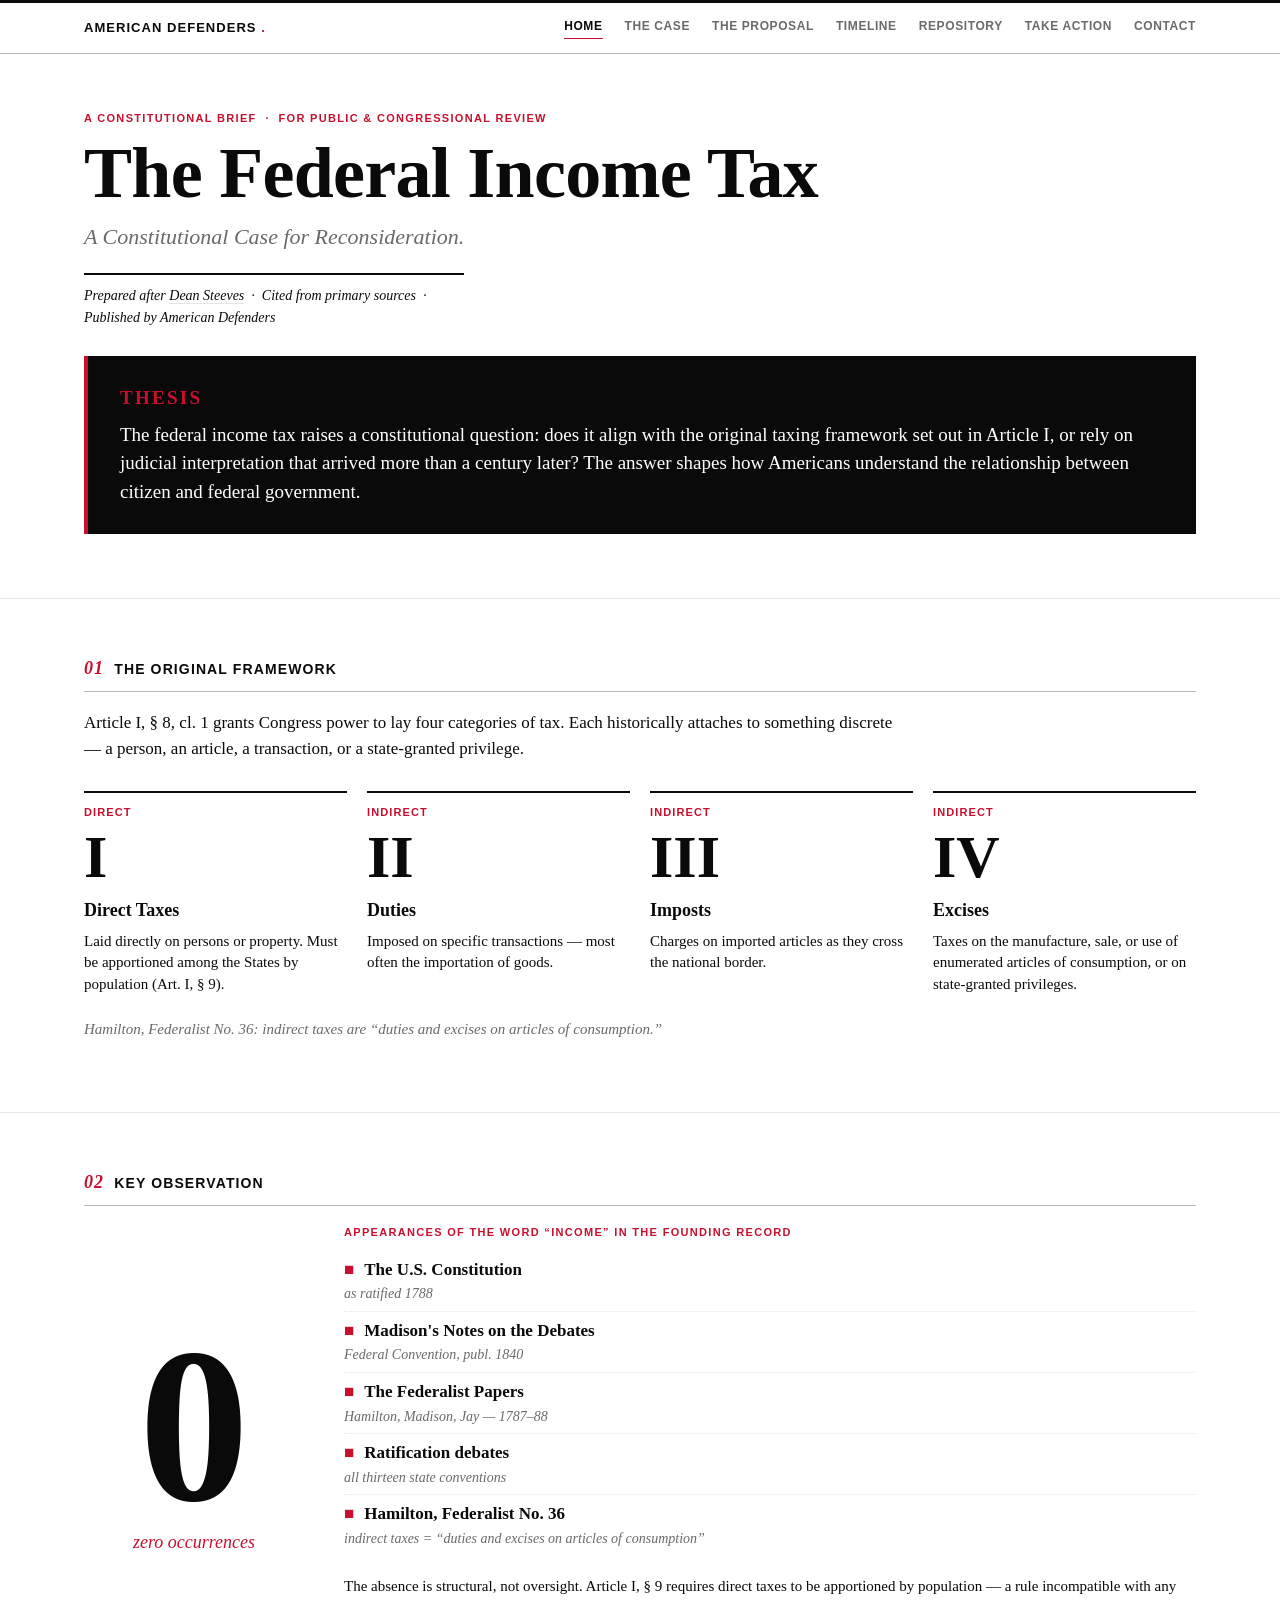
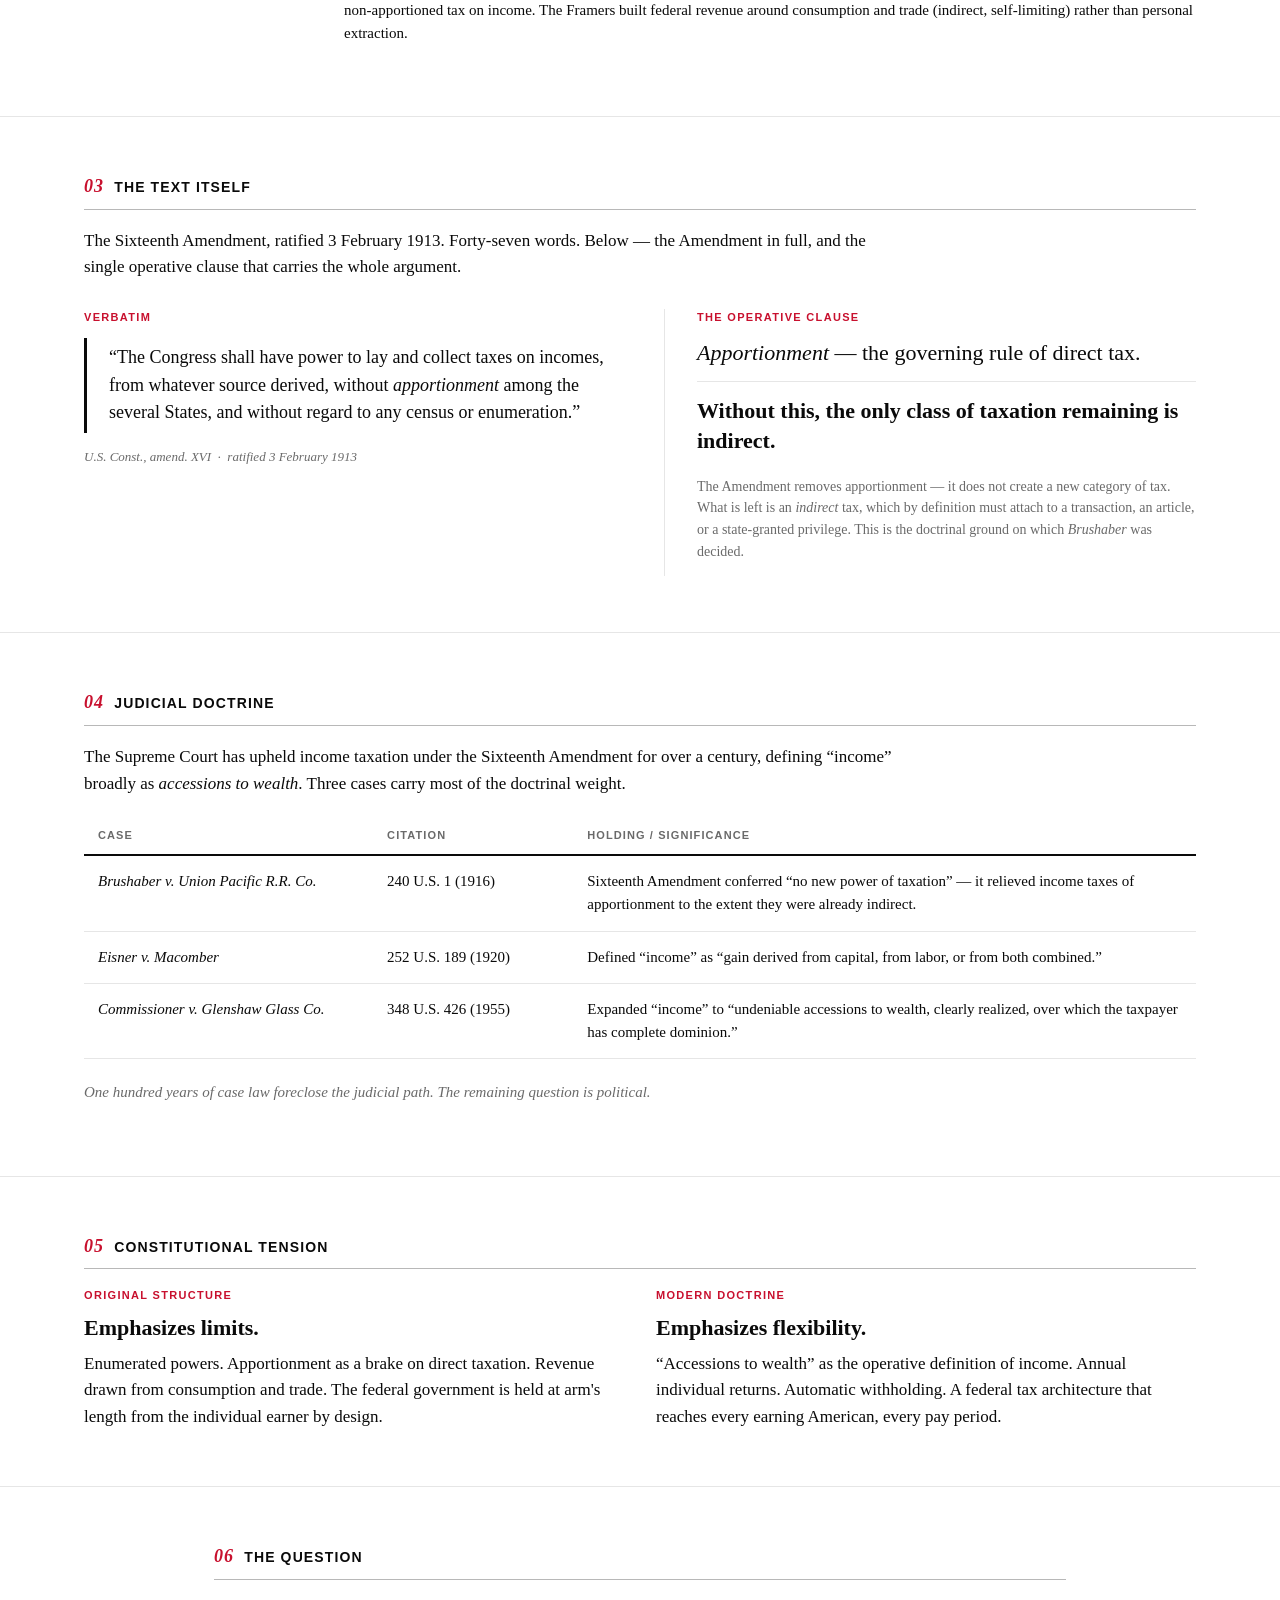
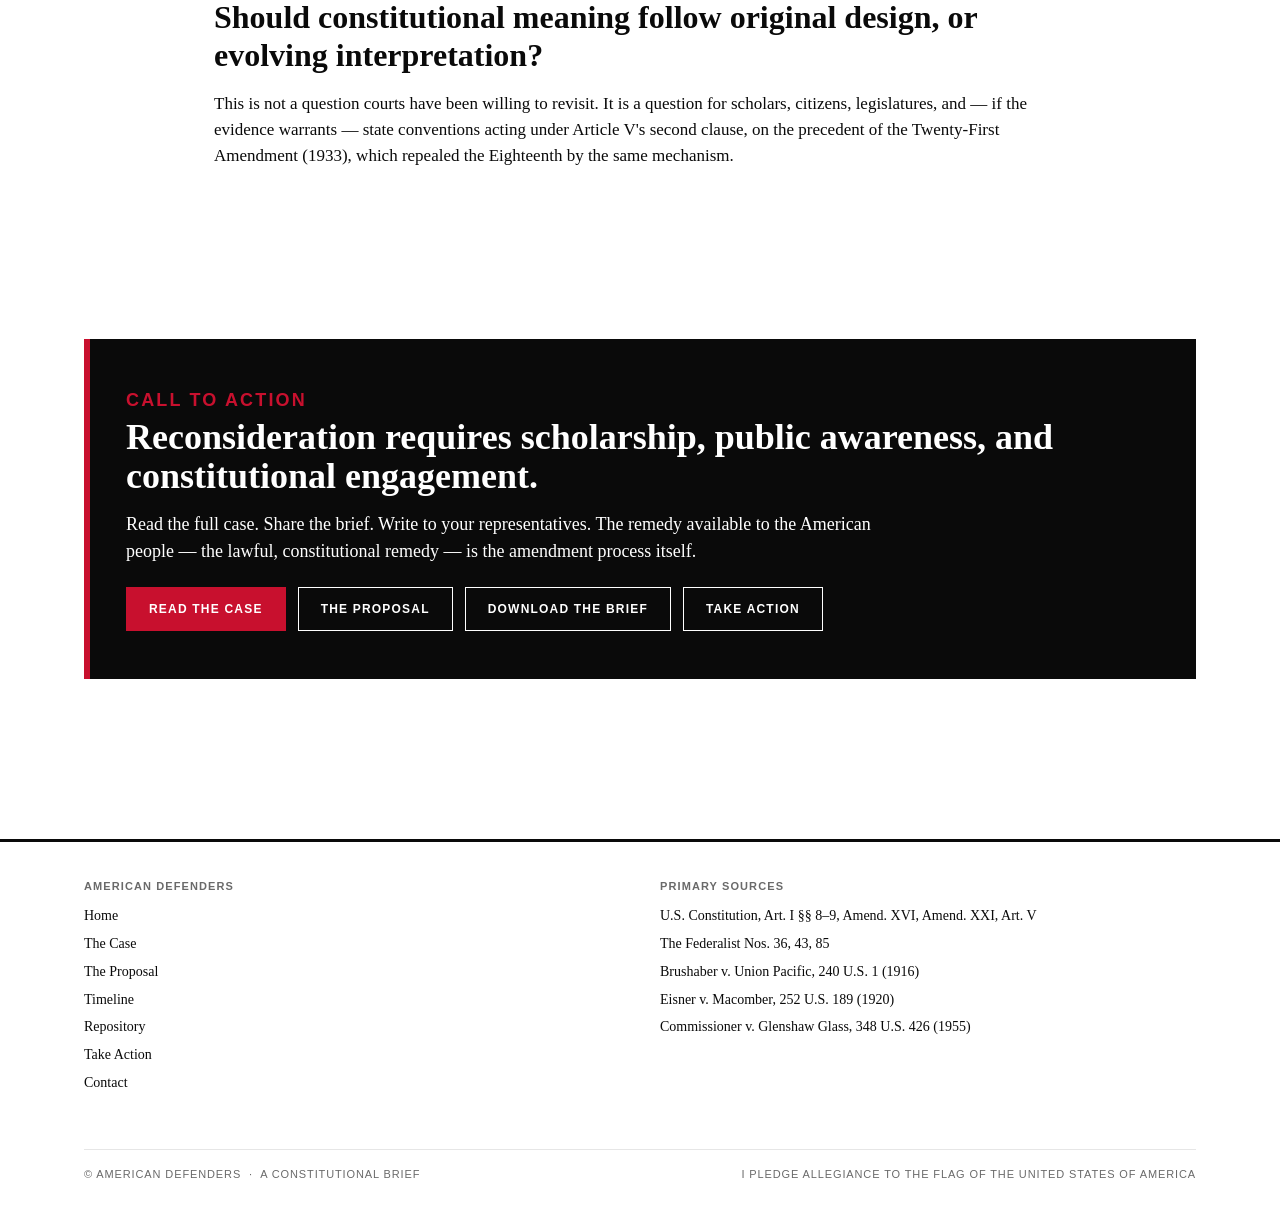
<file: site/index.html>
<!DOCTYPE html>
<html lang="en">
<head>
  <meta charset="UTF-8" />
  <meta name="viewport" content="width=device-width, initial-scale=1.0" />
  <title>American Defenders — The Federal Income Tax: A Constitutional Case for Reconsideration</title>
  <meta name="description" content="A constitutional examination of the federal income tax — original framework, judicial doctrine, and the case for reconsideration. After Dean Steeves." />
  <link rel="stylesheet" href="styles.css" />
</head>
<body>

<header class="masthead">
  <div class="inner">
    <a href="index.html" class="wordmark">American Defenders<span class="dot"> .</span></a>
    <nav class="primary">
      <a href="index.html" class="active">Home</a>
      <a href="case.html">The Case</a>
      <a href="proposal.html">The Proposal</a>
      <a href="timeline.html">Timeline</a>
      <a href="repository.html">Repository</a>
      <a href="act.html">Take Action</a>
      <a href="contact.html">Contact</a>
    </nav>
  </div>
</header>

<!-- ============================================================ HERO -->
<section>
  <div class="container">
    <p class="eyebrow">A Constitutional Brief &nbsp;·&nbsp; For Public &amp; Congressional Review</p>
    <h1 class="display">The Federal Income Tax</h1>
    <p class="lede">A Constitutional Case for Reconsideration.</p>
    <p class="byline">Prepared after <a href="documents/Steeves_Source_Essay.pdf">Dean Steeves</a> &nbsp;·&nbsp; Cited from primary sources &nbsp;·&nbsp; Published by American Defenders</p>

    <div class="thesis">
      <p class="eyebrow" style="margin-bottom:8px;">Thesis</p>
      <p>
        The federal income tax raises a constitutional question: does it align with the original
        taxing framework set out in Article I, or rely on judicial interpretation that arrived
        more than a century later? The answer shapes how Americans understand the relationship
        between citizen and federal government.
      </p>
    </div>
  </div>
</section>

<!-- ============================================================ ORIGINAL FRAMEWORK -->
<section>
  <div class="container">
    <h2 class="section"><span class="kicker-num">01</span>The Original Framework</h2>
    <p style="max-width:820px; margin:0 0 28px 0;">
      Article I, §&nbsp;8, cl.&nbsp;1 grants Congress power to lay four categories of tax.
      Each historically attaches to something discrete — a person, an article, a transaction,
      or a state-granted privilege.
    </p>

    <div class="grid-4">
      <div class="card">
        <p class="kicker">Direct</p>
        <div class="roman">I</div>
        <h4>Direct Taxes</h4>
        <p>Laid directly on persons or property. Must be apportioned among the States by population (Art. I, §&nbsp;9).</p>
      </div>
      <div class="card">
        <p class="kicker">Indirect</p>
        <div class="roman">II</div>
        <h4>Duties</h4>
        <p>Imposed on specific transactions — most often the importation of goods.</p>
      </div>
      <div class="card">
        <p class="kicker">Indirect</p>
        <div class="roman">III</div>
        <h4>Imposts</h4>
        <p>Charges on imported articles as they cross the national border.</p>
      </div>
      <div class="card">
        <p class="kicker">Indirect</p>
        <div class="roman">IV</div>
        <h4>Excises</h4>
        <p>Taxes on the manufacture, sale, or use of enumerated articles of consumption, or on state-granted privileges.</p>
      </div>
    </div>

    <p style="margin-top:22px; color:var(--mute); font-style:italic; font-size:15px;">
      Hamilton, <em>Federalist No. 36</em>: indirect taxes are &ldquo;duties and excises on articles of consumption.&rdquo;
    </p>
  </div>
</section>

<!-- ============================================================ KEY OBSERVATION -->
<section>
  <div class="container">
    <h2 class="section"><span class="kicker-num">02</span>Key Observation</h2>

    <div class="zero-row">
      <div>
        <div class="zero">0</div>
        <div class="zero-caption">zero occurrences</div>
      </div>
      <div>
        <p class="eyebrow">Appearances of the word &ldquo;income&rdquo; in the founding record</p>
        <ul class="src-list">
          <li><span class="bullet">■</span><span class="t">The U.S. Constitution</span><span class="s">as ratified 1788</span></li>
          <li><span class="bullet">■</span><span class="t">Madison's Notes on the Debates</span><span class="s">Federal Convention, publ. 1840</span></li>
          <li><span class="bullet">■</span><span class="t">The Federalist Papers</span><span class="s">Hamilton, Madison, Jay — 1787–88</span></li>
          <li><span class="bullet">■</span><span class="t">Ratification debates</span><span class="s">all thirteen state conventions</span></li>
          <li><span class="bullet">■</span><span class="t">Hamilton, Federalist No. 36</span><span class="s">indirect taxes = &ldquo;duties and excises on articles of consumption&rdquo;</span></li>
        </ul>
        <p style="margin-top:20px; font-size:15px; color:var(--ink);">
          The absence is structural, not oversight. Article I, §&nbsp;9 requires direct taxes to be
          apportioned by population — a rule incompatible with any non-apportioned tax on income.
          The Framers built federal revenue around consumption and trade (indirect, self-limiting)
          rather than personal extraction.
        </p>
      </div>
    </div>
  </div>
</section>

<!-- ============================================================ THE TEXT ITSELF -->
<section>
  <div class="container">
    <h2 class="section"><span class="kicker-num">03</span>The Text Itself</h2>
    <p style="max-width:820px; margin:0 0 28px 0;">
      The Sixteenth Amendment, ratified 3 February 1913. Forty-seven words. Below — the Amendment
      in full, and the single operative clause that carries the whole argument.
    </p>

    <div class="grid-2" style="align-items:start; gap:48px;">
      <div>
        <p class="eyebrow">Verbatim</p>
        <blockquote style="border-left:3px solid var(--ink); padding:6px 0 6px 22px; margin:12px 0 0 0; font-family:Georgia, serif; font-size:18px; line-height:1.55; color:var(--ink);">
          &ldquo;The Congress shall have power to lay and collect taxes on incomes, from whatever
          source derived, without <em>apportionment</em> among the several States, and without
          regard to any census or enumeration.&rdquo;
        </blockquote>
        <p style="font-size:13px; color:var(--mute); margin-top:14px; font-style:italic;">
          U.S. Const., amend. XVI &nbsp;·&nbsp; ratified 3 February 1913
        </p>
      </div>

      <div style="border-left:1px solid var(--hair); padding-left:32px;">
        <p class="eyebrow">The operative clause</p>
        <p style="font-family:Georgia, serif; font-size:22px; line-height:1.35; color:var(--ink); margin:12px 0 0 0;">
          <em>Apportionment</em> &mdash; the governing rule of direct tax.
        </p>
        <p style="font-family:Georgia, serif; font-size:22px; line-height:1.35; color:var(--ink); margin:14px 0 0 0; font-weight:600; border-top:1px solid var(--hair); padding-top:14px;">
          Without this, the only class of taxation remaining is indirect.
        </p>
        <p style="font-size:14px; color:var(--mute); margin-top:20px;">
          The Amendment removes apportionment &mdash; it does not create a new category of tax.
          What is left is an <em>indirect</em> tax, which by definition must attach to a
          transaction, an article, or a state-granted privilege. This is the doctrinal ground
          on which <em>Brushaber</em> was decided.
        </p>
      </div>
    </div>
  </div>
</section>

<!-- ============================================================ JUDICIAL DOCTRINE -->
<section>
  <div class="container">
    <h2 class="section"><span class="kicker-num">04</span>Judicial Doctrine</h2>

    <p style="max-width:820px;">
      The Supreme Court has upheld income taxation under the Sixteenth Amendment
      for over a century, defining &ldquo;income&rdquo; broadly as <em>accessions to wealth</em>.
      Three cases carry most of the doctrinal weight.
    </p>

    <table class="cases" style="margin-top:20px;">
      <thead>
        <tr><th>Case</th><th>Citation</th><th>Holding / Significance</th></tr>
      </thead>
      <tbody>
        <tr>
          <td class="case">Brushaber v. Union Pacific R.R. Co.</td>
          <td class="cite">240 U.S. 1 (1916)</td>
          <td>Sixteenth Amendment conferred &ldquo;no new power of taxation&rdquo; — it relieved income taxes of apportionment to the extent they were already indirect.</td>
        </tr>
        <tr>
          <td class="case">Eisner v. Macomber</td>
          <td class="cite">252 U.S. 189 (1920)</td>
          <td>Defined &ldquo;income&rdquo; as &ldquo;gain derived from capital, from labor, or from both combined.&rdquo;</td>
        </tr>
        <tr>
          <td class="case">Commissioner v. Glenshaw Glass Co.</td>
          <td class="cite">348 U.S. 426 (1955)</td>
          <td>Expanded &ldquo;income&rdquo; to &ldquo;undeniable accessions to wealth, clearly realized, over which the taxpayer has complete dominion.&rdquo;</td>
        </tr>
      </tbody>
    </table>

    <p style="margin-top:22px; font-size:15px; color:var(--mute); font-style:italic;">
      One hundred years of case law foreclose the judicial path. The remaining question is political.
    </p>
  </div>
</section>

<!-- ============================================================ CONSTITUTIONAL TENSION -->
<section>
  <div class="container">
    <h2 class="section"><span class="kicker-num">05</span>Constitutional Tension</h2>

    <div class="grid-2">
      <div>
        <p class="eyebrow">Original Structure</p>
        <h3>Emphasizes limits.</h3>
        <p style="margin:10px 0 0 0;">
          Enumerated powers. Apportionment as a brake on direct taxation. Revenue drawn from
          consumption and trade. The federal government is held at arm's length from the
          individual earner by design.
        </p>
      </div>
      <div>
        <p class="eyebrow">Modern Doctrine</p>
        <h3>Emphasizes flexibility.</h3>
        <p style="margin:10px 0 0 0;">
          &ldquo;Accessions to wealth&rdquo; as the operative definition of income. Annual individual
          returns. Automatic withholding. A federal tax architecture that reaches every
          earning American, every pay period.
        </p>
      </div>
    </div>
  </div>
</section>

<!-- ============================================================ THE QUESTION -->
<section>
  <div class="container" style="max-width:900px;">
    <h2 class="section"><span class="kicker-num">06</span>The Question</h2>
    <h3 style="font-size:32px; line-height:1.2;">
      Should constitutional meaning follow original design, or evolving interpretation?
    </h3>
    <p style="margin-top:16px; font-size:17px;">
      This is not a question courts have been willing to revisit. It is a question for
      scholars, citizens, legislatures, and — if the evidence warrants — state conventions
      acting under Article V's second clause, on the precedent of the Twenty-First
      Amendment (1933), which repealed the Eighteenth by the same mechanism.
    </p>
  </div>
</section>

<!-- ============================================================ CALL TO ACTION -->
<section style="border-top:0;">
  <div class="container">
    <div class="cta">
      <p class="eyebrow">Call to Action</p>
      <h2>Reconsideration requires scholarship, public awareness, and constitutional engagement.</h2>
      <p>
        Read the full case. Share the brief. Write to your representatives. The remedy
        available to the American people — the lawful, constitutional remedy — is the
        amendment process itself.
      </p>
      <div class="cta-buttons">
        <a class="btn solid" href="case.html">Read the Case</a>
        <a class="btn" href="proposal.html">The Proposal</a>
        <a class="btn" href="repository.html">Download the Brief</a>
        <a class="btn" href="act.html">Take Action</a>
      </div>
    </div>
  </div>
</section>

<!-- ============================================================ FOOTER -->
<footer class="site">
  <div class="inner">
    <div>
      <h5>American Defenders</h5>
      <ul>
        <li><a href="index.html">Home</a></li>
        <li><a href="case.html">The Case</a></li>
        <li><a href="proposal.html">The Proposal</a></li>
        <li><a href="timeline.html">Timeline</a></li>
        <li><a href="repository.html">Repository</a></li>
        <li><a href="act.html">Take Action</a></li>
        <li><a href="contact.html">Contact</a></li>
      </ul>
    </div>
    <div>
      <h5>Primary Sources</h5>
      <ul>
        <li>U.S. Constitution, Art. I §§ 8–9, Amend. XVI, Amend. XXI, Art. V</li>
        <li>The Federalist Nos. 36, 43, 85</li>
        <li>Brushaber v. Union Pacific, 240 U.S. 1 (1916)</li>
        <li>Eisner v. Macomber, 252 U.S. 189 (1920)</li>
        <li>Commissioner v. Glenshaw Glass, 348 U.S. 426 (1955)</li>
      </ul>
    </div>
    <div class="rule">
      <span>© American Defenders &nbsp;·&nbsp; A Constitutional Brief</span>
      <span>I pledge allegiance to the Flag of the United States of America</span>
    </div>
  </div>
</footer>

</body>
</html>
</file>
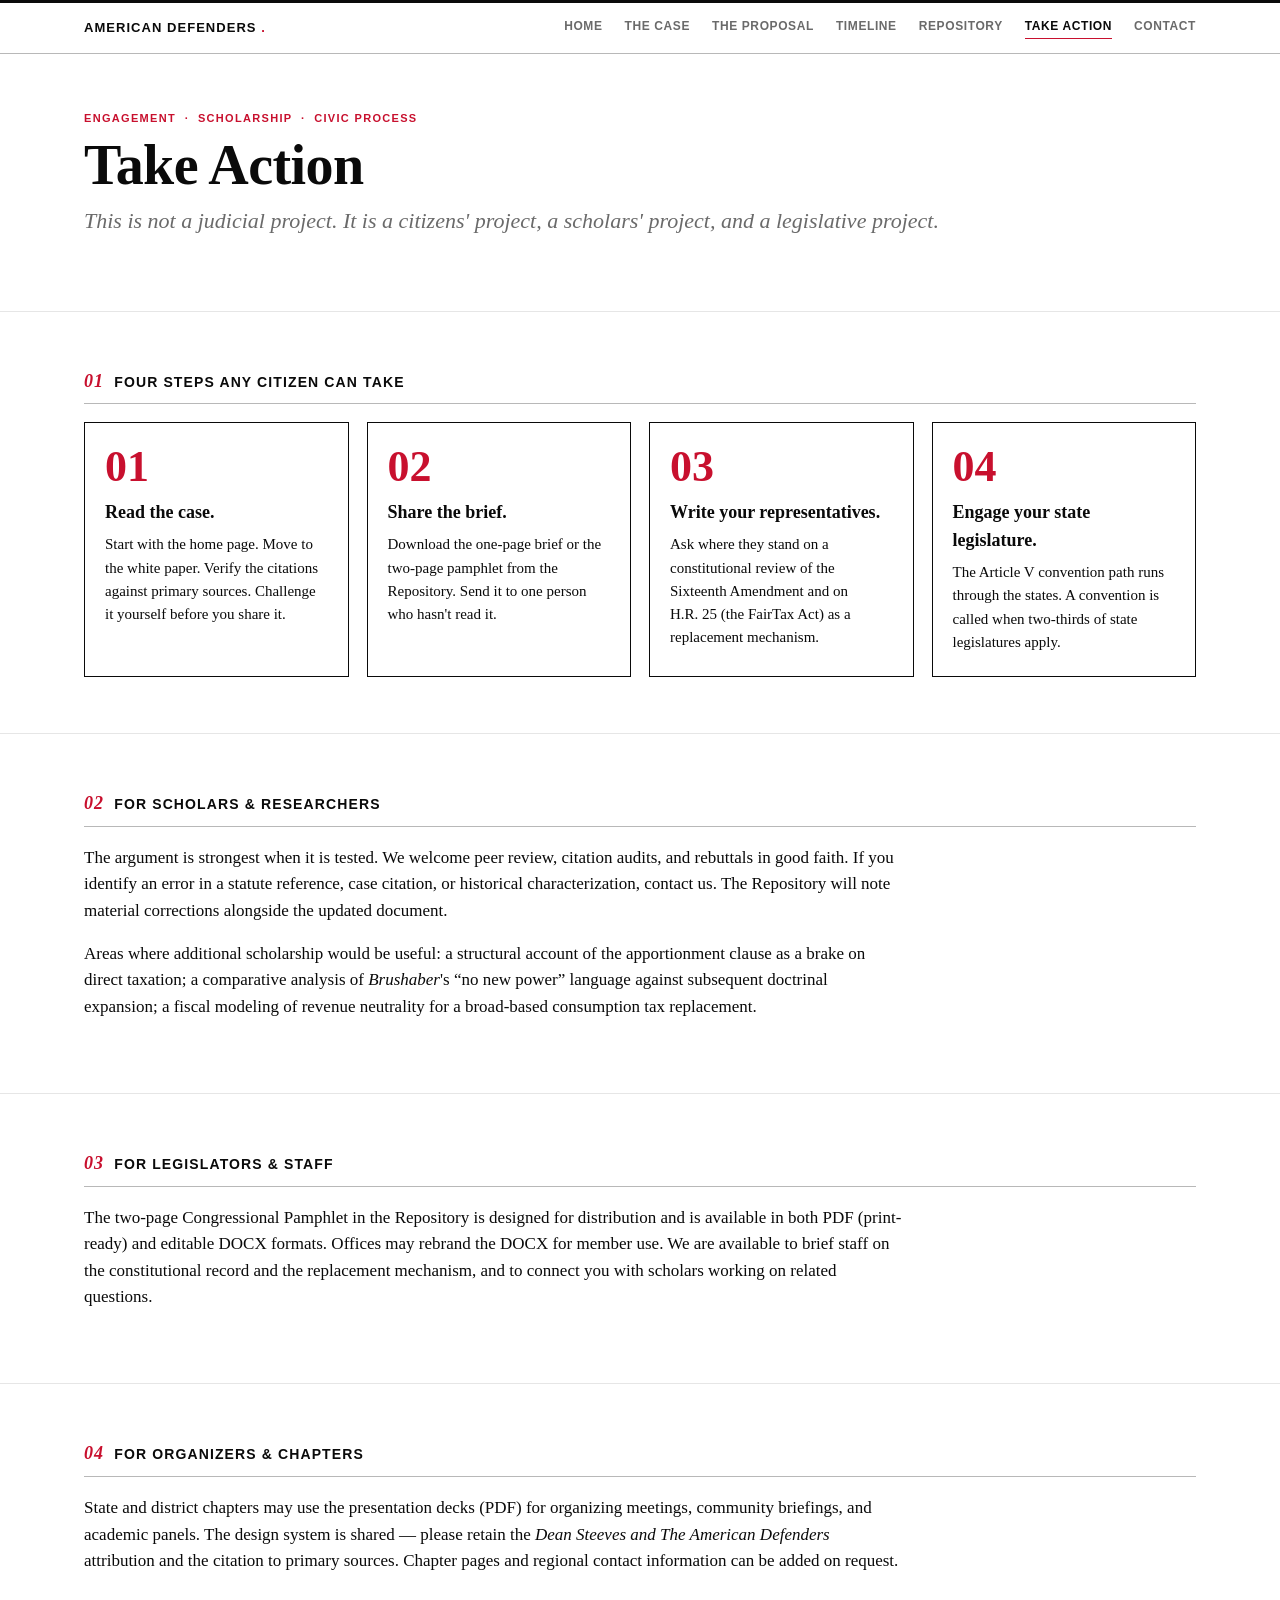
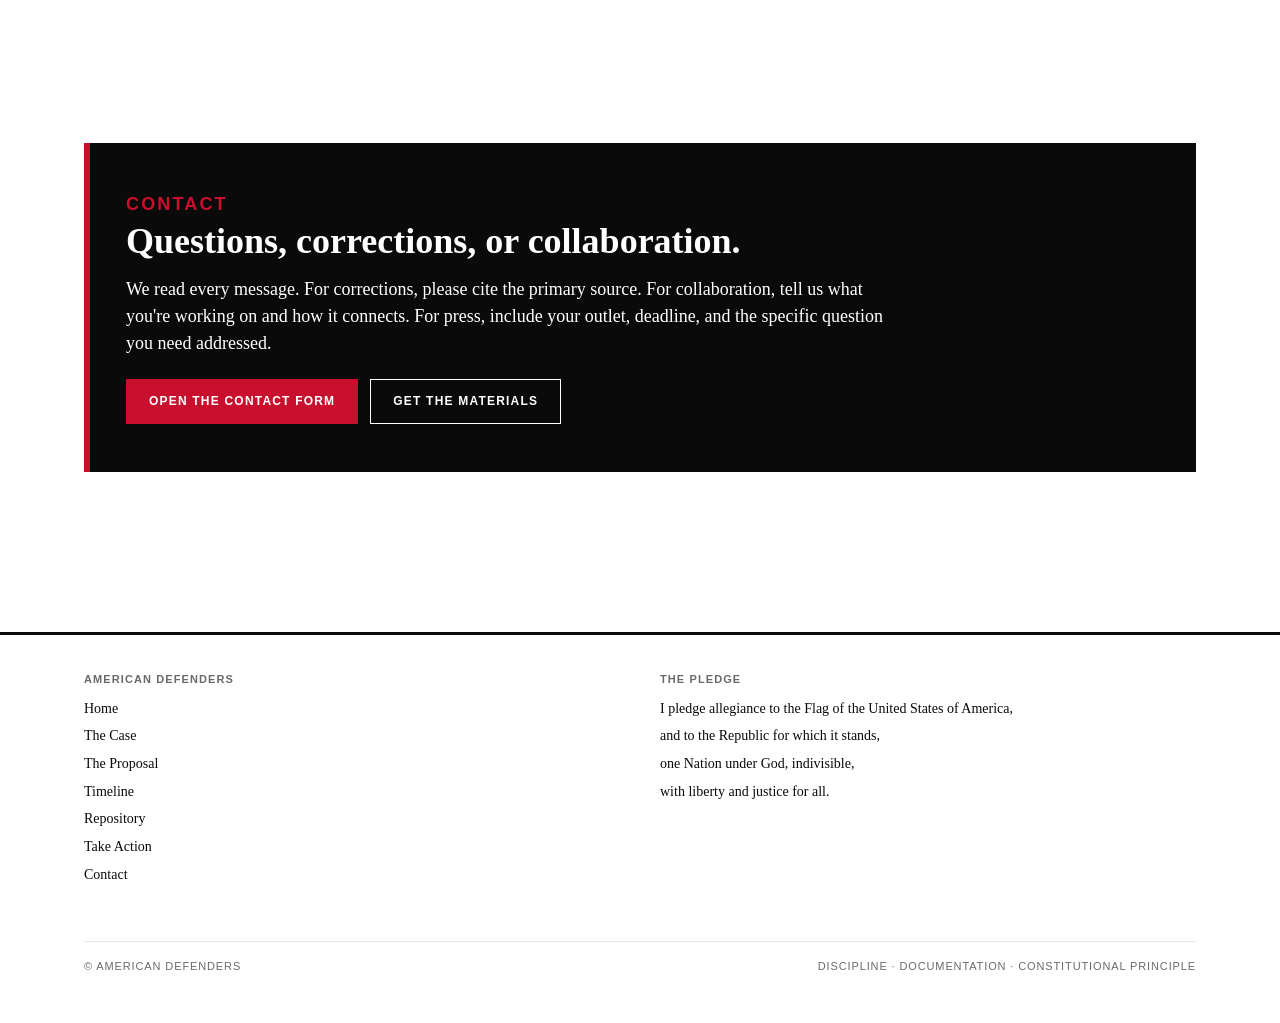
<file: site/act.html>
<!DOCTYPE html>
<html lang="en">
<head>
  <meta charset="UTF-8" />
  <meta name="viewport" content="width=device-width, initial-scale=1.0" />
  <title>Take Action — American Defenders</title>
  <meta name="description" content="How citizens, scholars, and legislators can engage with the constitutional case for reconsidering the federal income tax." />
  <link rel="stylesheet" href="styles.css" />
</head>
<body>

<header class="masthead">
  <div class="inner">
    <a href="index.html" class="wordmark">American Defenders<span class="dot"> .</span></a>
    <nav class="primary">
      <a href="index.html">Home</a>
      <a href="case.html">The Case</a>
      <a href="proposal.html">The Proposal</a>
      <a href="timeline.html">Timeline</a>
      <a href="repository.html">Repository</a>
      <a href="act.html" class="active">Take Action</a>
      <a href="contact.html">Contact</a>
    </nav>
  </div>
</header>

<section>
  <div class="container">
    <p class="eyebrow">Engagement &nbsp;·&nbsp; Scholarship &nbsp;·&nbsp; Civic Process</p>
    <h1 class="display" style="font-size:clamp(32px,4.5vw,56px);">Take Action</h1>
    <p class="lede">This is not a judicial project. It is a citizens' project, a scholars' project, and a legislative project.</p>
  </div>
</section>

<section style="border-top:1px solid var(--hair);">
  <div class="container">
    <h2 class="section"><span class="kicker-num">01</span>Four Steps Any Citizen Can Take</h2>

    <div class="steps">
      <div class="step">
        <div class="num">01</div>
        <h4>Read the case.</h4>
        <p>Start with the home page. Move to the white paper. Verify the citations against primary sources. Challenge it yourself before you share it.</p>
      </div>
      <div class="step">
        <div class="num">02</div>
        <h4>Share the brief.</h4>
        <p>Download the one-page brief or the two-page pamphlet from the Repository. Send it to one person who hasn't read it.</p>
      </div>
      <div class="step">
        <div class="num">03</div>
        <h4>Write your representatives.</h4>
        <p>Ask where they stand on a constitutional review of the Sixteenth Amendment and on H.R.&nbsp;25 (the FairTax Act) as a replacement mechanism.</p>
      </div>
      <div class="step">
        <div class="num">04</div>
        <h4>Engage your state legislature.</h4>
        <p>The Article V convention path runs through the states. A convention is called when two-thirds of state legislatures apply.</p>
      </div>
    </div>
  </div>
</section>

<section>
  <div class="container">
    <h2 class="section"><span class="kicker-num">02</span>For Scholars &amp; Researchers</h2>
    <p style="max-width:820px;">
      The argument is strongest when it is tested. We welcome peer review, citation audits, and
      rebuttals in good faith. If you identify an error in a statute reference, case citation, or
      historical characterization, contact us. The Repository will note material corrections
      alongside the updated document.
    </p>
    <p style="max-width:820px; margin-top:10px;">
      Areas where additional scholarship would be useful: a structural account of the apportionment
      clause as a brake on direct taxation; a comparative analysis of <em>Brushaber</em>'s
      &ldquo;no new power&rdquo; language against subsequent doctrinal expansion; a fiscal
      modeling of revenue neutrality for a broad-based consumption tax replacement.
    </p>
  </div>
</section>

<section>
  <div class="container">
    <h2 class="section"><span class="kicker-num">03</span>For Legislators &amp; Staff</h2>
    <p style="max-width:820px;">
      The two-page Congressional Pamphlet in the Repository is designed for distribution and is
      available in both PDF (print-ready) and editable DOCX formats. Offices may rebrand the DOCX
      for member use. We are available to brief staff on the constitutional record and the
      replacement mechanism, and to connect you with scholars working on related questions.
    </p>
  </div>
</section>

<section>
  <div class="container">
    <h2 class="section"><span class="kicker-num">04</span>For Organizers &amp; Chapters</h2>
    <p style="max-width:820px;">
      State and district chapters may use the presentation decks (PDF) for organizing meetings,
      community briefings, and academic panels. The design system is shared &mdash; please retain
      the <em>Dean Steeves and The American Defenders</em> attribution and the citation to primary
      sources. Chapter pages and regional contact information can be added on request.
    </p>
  </div>
</section>

<!-- CONTACT -->
<section style="border-top:0;">
  <div class="container">
    <div class="cta">
      <p class="eyebrow">Contact</p>
      <h2>Questions, corrections, or collaboration.</h2>
      <p>
        We read every message. For corrections, please cite the primary source. For collaboration,
        tell us what you're working on and how it connects. For press, include your outlet,
        deadline, and the specific question you need addressed.
      </p>
      <div class="cta-buttons">
        <a class="btn solid" href="contact.html">Open the contact form</a>
        <a class="btn" href="repository.html">Get the materials</a>
      </div>
    </div>
  </div>
</section>

<footer class="site">
  <div class="inner">
    <div>
      <h5>American Defenders</h5>
      <ul>
        <li><a href="index.html">Home</a></li>
        <li><a href="case.html">The Case</a></li>
        <li><a href="proposal.html">The Proposal</a></li>
        <li><a href="timeline.html">Timeline</a></li>
        <li><a href="repository.html">Repository</a></li>
        <li><a href="act.html">Take Action</a></li>
        <li><a href="contact.html">Contact</a></li>
      </ul>
    </div>
    <div>
      <h5>The Pledge</h5>
      <ul>
        <li>I pledge allegiance to the Flag of the United States of America,</li>
        <li>and to the Republic for which it stands,</li>
        <li>one Nation under God, indivisible,</li>
        <li>with liberty and justice for all.</li>
      </ul>
    </div>
    <div class="rule">
      <span>© American Defenders</span>
      <span>Discipline · Documentation · Constitutional principle</span>
    </div>
  </div>
</footer>

</body>
</html>
</file>
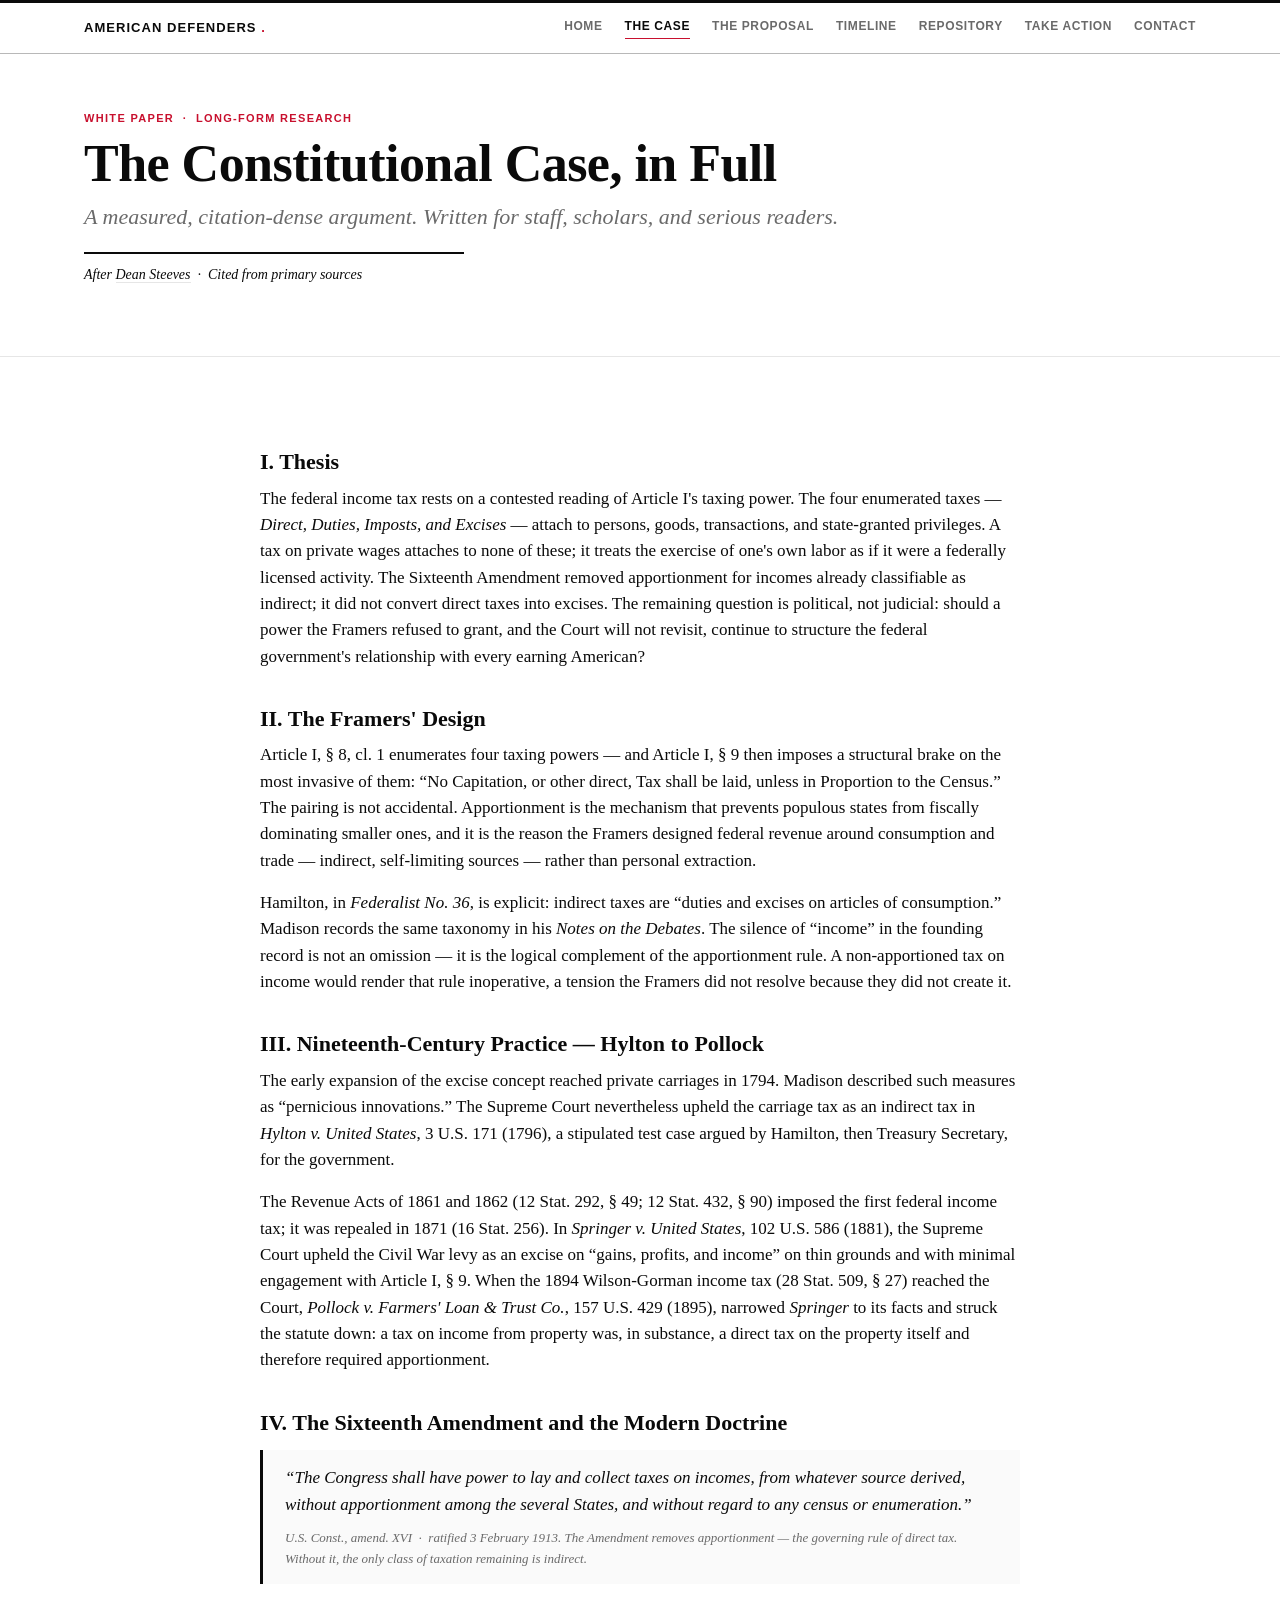
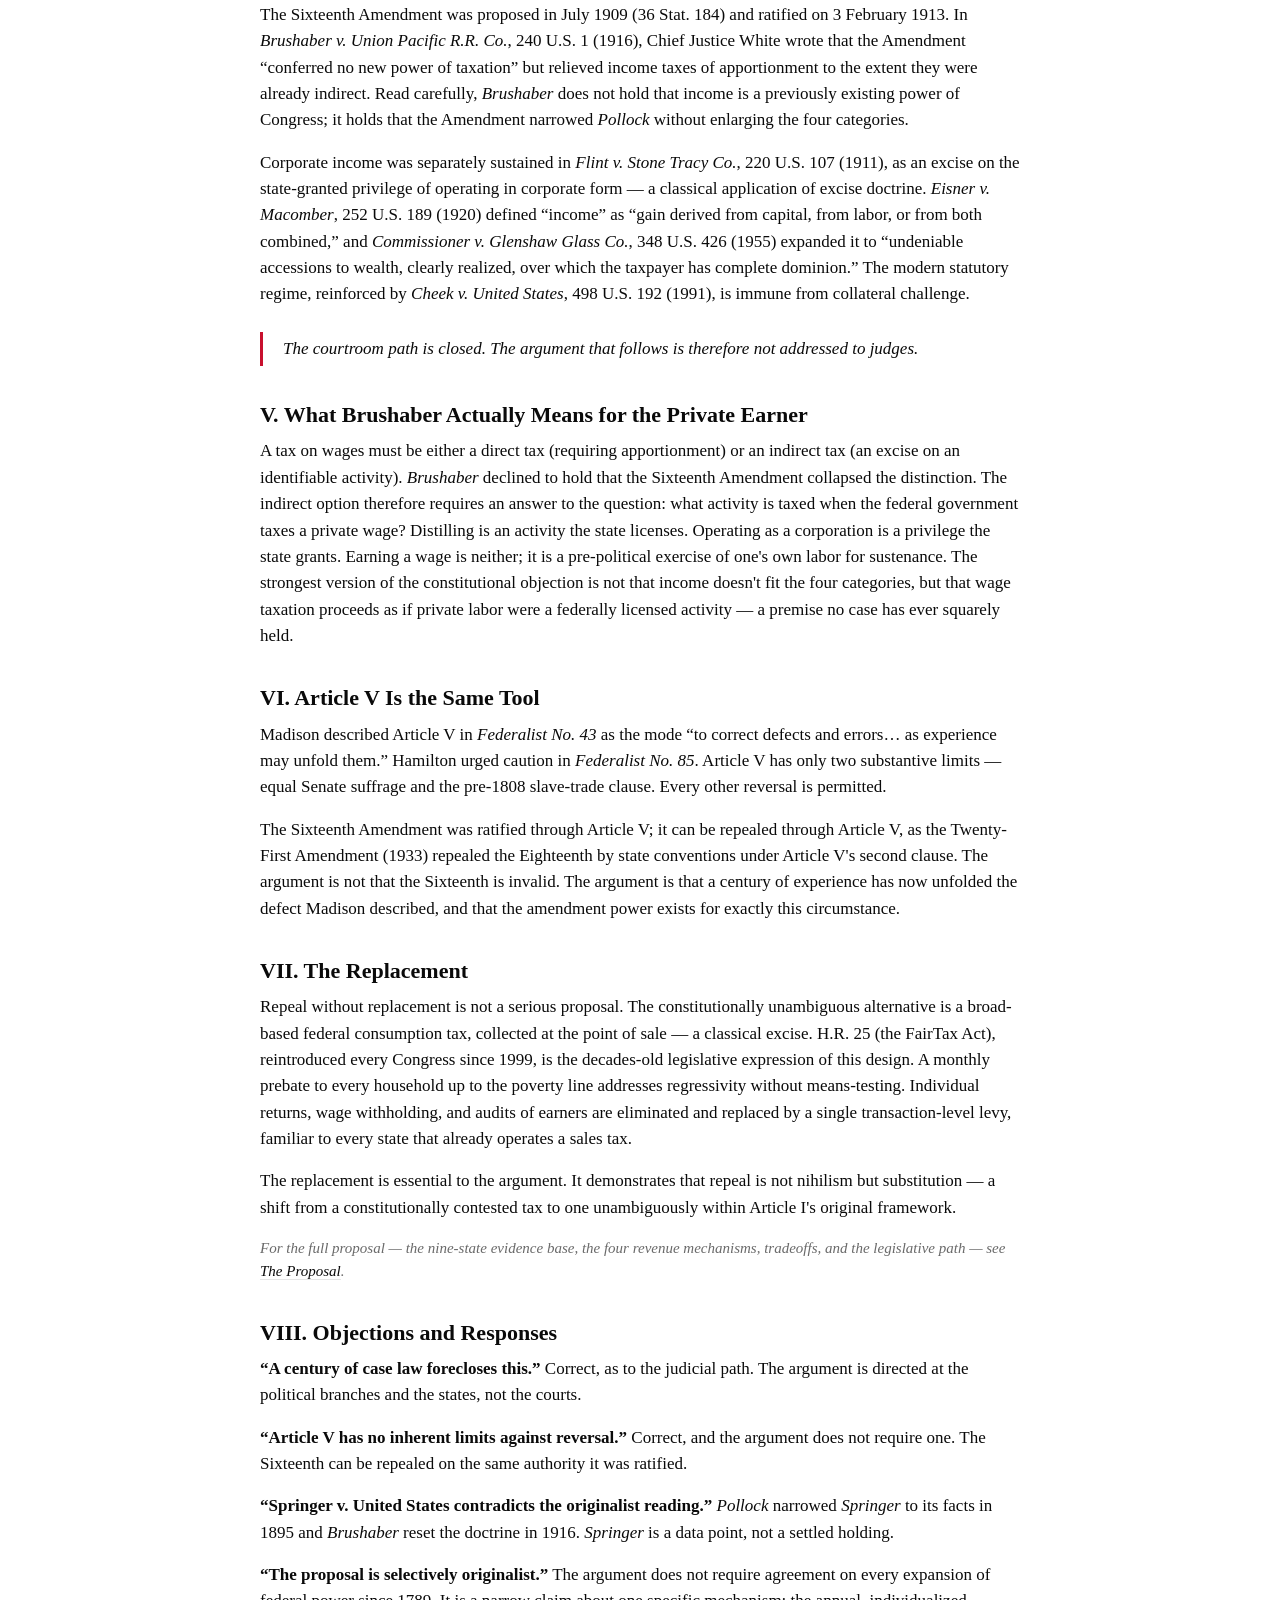
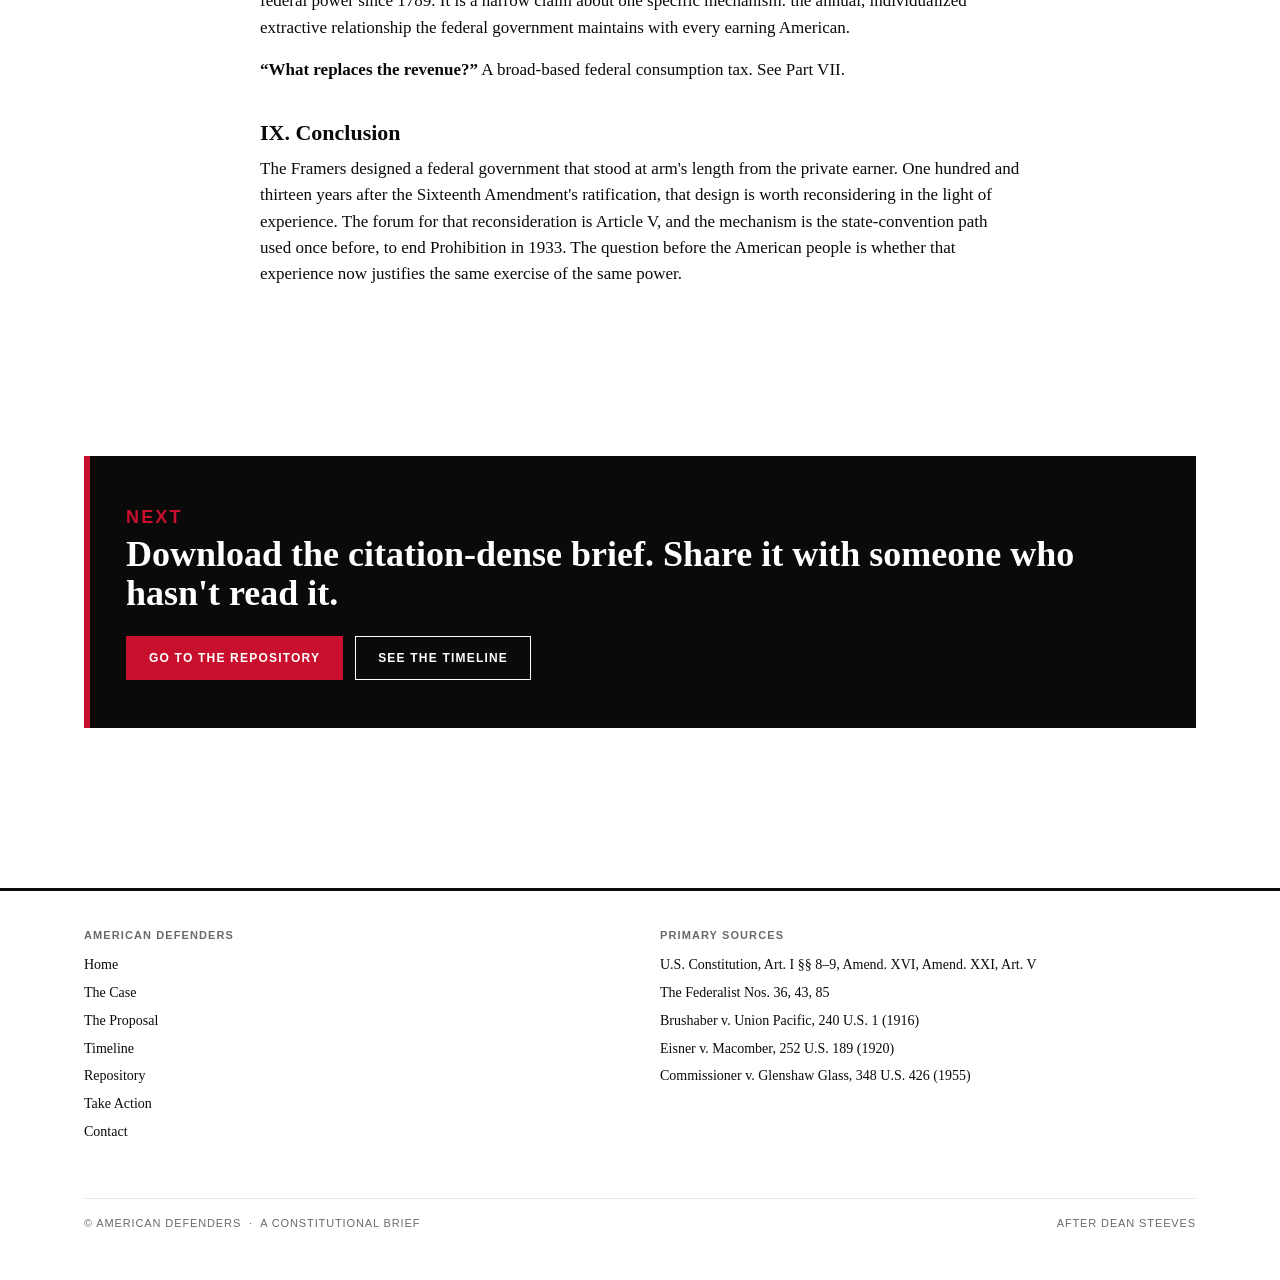
<file: site/case.html>
<!DOCTYPE html>
<html lang="en">
<head>
  <meta charset="UTF-8" />
  <meta name="viewport" content="width=device-width, initial-scale=1.0" />
  <title>The Case — American Defenders</title>
  <meta name="description" content="The full constitutional case for reconsidering the federal income tax: original framework, judicial record, Article V, and the proposed replacement." />
  <link rel="stylesheet" href="styles.css" />
</head>
<body>

<header class="masthead">
  <div class="inner">
    <a href="index.html" class="wordmark">American Defenders<span class="dot"> .</span></a>
    <nav class="primary">
      <a href="index.html">Home</a>
      <a href="case.html" class="active">The Case</a>
      <a href="proposal.html">The Proposal</a>
      <a href="timeline.html">Timeline</a>
      <a href="repository.html">Repository</a>
      <a href="act.html">Take Action</a>
      <a href="contact.html">Contact</a>
    </nav>
  </div>
</header>

<section>
  <div class="container">
    <p class="eyebrow">White Paper &nbsp;·&nbsp; Long-Form Research</p>
    <h1 class="display" style="font-size:clamp(32px,4.5vw,52px);">The Constitutional Case, in Full</h1>
    <p class="lede">A measured, citation-dense argument. Written for staff, scholars, and serious readers.</p>
    <p class="byline">After <a href="documents/Steeves_Source_Essay.pdf">Dean Steeves</a> &nbsp;·&nbsp; Cited from primary sources</p>
  </div>
</section>

<section style="border-top:1px solid var(--hair);">
  <div class="container">
    <article class="paper">

      <h3>I. Thesis</h3>
      <p>
        The federal income tax rests on a contested reading of Article I's taxing power. The four
        enumerated taxes — <em>Direct, Duties, Imposts, and Excises</em> — attach to persons, goods,
        transactions, and state-granted privileges. A tax on private wages attaches to none of these;
        it treats the exercise of one's own labor as if it were a federally licensed activity. The
        Sixteenth Amendment removed apportionment for incomes already classifiable as indirect; it
        did not convert direct taxes into excises. The remaining question is political, not judicial:
        should a power the Framers refused to grant, and the Court will not revisit, continue to
        structure the federal government's relationship with every earning American?
      </p>

      <h3>II. The Framers' Design</h3>
      <p>
        Article I, §&nbsp;8, cl.&nbsp;1 enumerates four taxing powers &mdash; and Article I, §&nbsp;9
        then imposes a structural brake on the most invasive of them: &ldquo;No Capitation, or
        other direct, Tax shall be laid, unless in Proportion to the Census.&rdquo; The pairing is not
        accidental. Apportionment is the mechanism that prevents populous states from fiscally
        dominating smaller ones, and it is the reason the Framers designed federal revenue around
        consumption and trade &mdash; indirect, self-limiting sources &mdash; rather than personal
        extraction.
      </p>
      <p>
        Hamilton, in <em>Federalist No. 36</em>, is explicit: indirect taxes are
        &ldquo;duties and excises on articles of consumption.&rdquo; Madison records the same
        taxonomy in his <em>Notes on the Debates</em>. The silence of &ldquo;income&rdquo; in the
        founding record is not an omission &mdash; it is the logical complement of the apportionment
        rule. A non-apportioned tax on income would render that rule inoperative, a tension the
        Framers did not resolve because they did not create it.
      </p>

      <h3>III. Nineteenth-Century Practice — Hylton to Pollock</h3>
      <p>
        The early expansion of the excise concept reached private carriages in 1794. Madison
        described such measures as &ldquo;pernicious innovations.&rdquo; The Supreme Court
        nevertheless upheld the carriage tax as an indirect tax in
        <em>Hylton v. United States</em>, 3 U.S. 171 (1796), a stipulated test case argued by Hamilton,
        then Treasury Secretary, for the government.
      </p>
      <p>
        The Revenue Acts of 1861 and 1862 (12 Stat. 292, §&nbsp;49; 12 Stat. 432, §&nbsp;90) imposed
        the first federal income tax; it was repealed in 1871 (16 Stat. 256). In
        <em>Springer v. United States</em>, 102 U.S. 586 (1881), the Supreme Court upheld the Civil
        War levy as an excise on &ldquo;gains, profits, and income&rdquo; on thin grounds and with
        minimal engagement with Article I, §&nbsp;9. When the 1894 Wilson-Gorman income tax
        (28 Stat. 509, §&nbsp;27) reached the Court, <em>Pollock v. Farmers' Loan &amp; Trust Co.</em>,
        157 U.S. 429 (1895), narrowed <em>Springer</em> to its facts and struck the statute down:
        a tax on income from property was, in substance, a direct tax on the property itself and
        therefore required apportionment.
      </p>

      <h3>IV. The Sixteenth Amendment and the Modern Doctrine</h3>
      <blockquote style="font-family:Georgia, serif; font-size:17px; line-height:1.6; margin:14px 0 18px 0; padding:14px 22px; border-left:3px solid var(--ink); color:var(--ink); background:#fafafa;">
        &ldquo;The Congress shall have power to lay and collect taxes on incomes, from whatever
        source derived, without <em>apportionment</em> among the several States, and without
        regard to any census or enumeration.&rdquo;
        <span style="display:block; margin-top:10px; font-size:13px; color:var(--mute); font-style:italic;">
          U.S. Const., amend. XVI &nbsp;·&nbsp; ratified 3 February 1913. The Amendment removes
          apportionment &mdash; the governing rule of direct tax. Without it, the only class of
          taxation remaining is indirect.
        </span>
      </blockquote>
      <p>
        The Sixteenth Amendment was proposed in July 1909 (36 Stat. 184) and ratified on 3 February
        1913. In <em>Brushaber v. Union Pacific R.R. Co.</em>, 240 U.S. 1 (1916), Chief Justice White
        wrote that the Amendment &ldquo;conferred no new power of taxation&rdquo; but relieved
        income taxes of apportionment to the extent they were already indirect. Read carefully,
        <em>Brushaber</em> does not hold that income is a previously existing power of Congress; it
        holds that the Amendment narrowed <em>Pollock</em> without enlarging the four categories.
      </p>
      <p>
        Corporate income was separately sustained in <em>Flint v. Stone Tracy Co.</em>, 220 U.S. 107
        (1911), as an excise on the state-granted privilege of operating in corporate form — a
        classical application of excise doctrine. <em>Eisner v. Macomber</em>, 252 U.S. 189 (1920)
        defined &ldquo;income&rdquo; as &ldquo;gain derived from capital, from labor, or from both
        combined,&rdquo; and <em>Commissioner v. Glenshaw Glass Co.</em>, 348 U.S. 426 (1955)
        expanded it to &ldquo;undeniable accessions to wealth, clearly realized, over which the
        taxpayer has complete dominion.&rdquo; The modern statutory regime, reinforced by
        <em>Cheek v. United States</em>, 498 U.S. 192 (1991), is immune from collateral challenge.
      </p>
      <blockquote>
        The courtroom path is closed. The argument that follows is therefore not addressed to judges.
      </blockquote>

      <h3>V. What Brushaber Actually Means for the Private Earner</h3>
      <p>
        A tax on wages must be either a direct tax (requiring apportionment) or an indirect tax
        (an excise on an identifiable activity). <em>Brushaber</em> declined to hold that the
        Sixteenth Amendment collapsed the distinction. The indirect option therefore requires an
        answer to the question: what activity is taxed when the federal government taxes a private
        wage? Distilling is an activity the state licenses. Operating as a corporation is a
        privilege the state grants. Earning a wage is neither; it is a pre-political exercise of
        one's own labor for sustenance. The strongest version of the constitutional objection is
        not that income doesn't fit the four categories, but that wage taxation proceeds as if
        private labor were a federally licensed activity — a premise no case has ever squarely
        held.
      </p>

      <h3>VI. Article V Is the Same Tool</h3>
      <p>
        Madison described Article V in <em>Federalist No. 43</em> as the mode &ldquo;to correct
        defects and errors&hellip; as experience may unfold them.&rdquo; Hamilton urged caution in
        <em>Federalist No. 85</em>. Article V has only two substantive limits — equal Senate
        suffrage and the pre-1808 slave-trade clause. Every other reversal is permitted.
      </p>
      <p>
        The Sixteenth Amendment was ratified through Article V; it can be repealed through
        Article V, as the Twenty-First Amendment (1933) repealed the Eighteenth by state
        conventions under Article V's second clause. The argument is not that the Sixteenth is
        invalid. The argument is that a century of experience has now unfolded the defect Madison
        described, and that the amendment power exists for exactly this circumstance.
      </p>

      <h3>VII. The Replacement</h3>
      <p>
        Repeal without replacement is not a serious proposal. The constitutionally unambiguous
        alternative is a broad-based federal consumption tax, collected at the point of sale —
        a classical excise. H.R. 25 (the FairTax Act), reintroduced every Congress since 1999,
        is the decades-old legislative expression of this design. A monthly prebate to every
        household up to the poverty line addresses regressivity without means-testing.
        Individual returns, wage withholding, and audits of earners are eliminated and replaced
        by a single transaction-level levy, familiar to every state that already operates a
        sales tax.
      </p>
      <p>
        The replacement is essential to the argument. It demonstrates that repeal is not
        nihilism but substitution — a shift from a constitutionally contested tax to one
        unambiguously within Article I's original framework.
      </p>
      <p style="font-size:15px; color:var(--mute); font-style:italic;">
        For the full proposal — the nine-state evidence base, the four revenue mechanisms,
        tradeoffs, and the legislative path — see <a href="proposal.html">The Proposal</a>.
      </p>

      <h3>VIII. Objections and Responses</h3>
      <p>
        <strong>&ldquo;A century of case law forecloses this.&rdquo;</strong> Correct, as to the
        judicial path. The argument is directed at the political branches and the states, not
        the courts.
      </p>
      <p>
        <strong>&ldquo;Article V has no inherent limits against reversal.&rdquo;</strong>
        Correct, and the argument does not require one. The Sixteenth can be repealed on the
        same authority it was ratified.
      </p>
      <p>
        <strong>&ldquo;Springer v. United States contradicts the originalist reading.&rdquo;</strong>
        <em>Pollock</em> narrowed <em>Springer</em> to its facts in 1895 and <em>Brushaber</em>
        reset the doctrine in 1916. <em>Springer</em> is a data point, not a settled holding.
      </p>
      <p>
        <strong>&ldquo;The proposal is selectively originalist.&rdquo;</strong> The argument
        does not require agreement on every expansion of federal power since 1789. It is a
        narrow claim about one specific mechanism: the annual, individualized extractive
        relationship the federal government maintains with every earning American.
      </p>
      <p>
        <strong>&ldquo;What replaces the revenue?&rdquo;</strong> A broad-based federal
        consumption tax. See Part VII.
      </p>

      <h3>IX. Conclusion</h3>
      <p>
        The Framers designed a federal government that stood at arm's length from the private
        earner. One hundred and thirteen years after the Sixteenth Amendment's ratification,
        that design is worth reconsidering in the light of experience. The forum for that
        reconsideration is Article V, and the mechanism is the state-convention path used once
        before, to end Prohibition in 1933. The question before the American people is whether
        that experience now justifies the same exercise of the same power.
      </p>

    </article>
  </div>
</section>

<section style="border-top:0;">
  <div class="container">
    <div class="cta">
      <p class="eyebrow">Next</p>
      <h2>Download the citation-dense brief. Share it with someone who hasn't read it.</h2>
      <div class="cta-buttons">
        <a class="btn solid" href="repository.html">Go to the Repository</a>
        <a class="btn" href="timeline.html">See the Timeline</a>
      </div>
    </div>
  </div>
</section>

<footer class="site">
  <div class="inner">
    <div>
      <h5>American Defenders</h5>
      <ul>
        <li><a href="index.html">Home</a></li>
        <li><a href="case.html">The Case</a></li>
        <li><a href="proposal.html">The Proposal</a></li>
        <li><a href="timeline.html">Timeline</a></li>
        <li><a href="repository.html">Repository</a></li>
        <li><a href="act.html">Take Action</a></li>
        <li><a href="contact.html">Contact</a></li>
      </ul>
    </div>
    <div>
      <h5>Primary Sources</h5>
      <ul>
        <li>U.S. Constitution, Art. I §§ 8–9, Amend. XVI, Amend. XXI, Art. V</li>
        <li>The Federalist Nos. 36, 43, 85</li>
        <li>Brushaber v. Union Pacific, 240 U.S. 1 (1916)</li>
        <li>Eisner v. Macomber, 252 U.S. 189 (1920)</li>
        <li>Commissioner v. Glenshaw Glass, 348 U.S. 426 (1955)</li>
      </ul>
    </div>
    <div class="rule">
      <span>© American Defenders &nbsp;·&nbsp; A Constitutional Brief</span>
      <span>After Dean Steeves</span>
    </div>
  </div>
</footer>

</body>
</html>
</file>
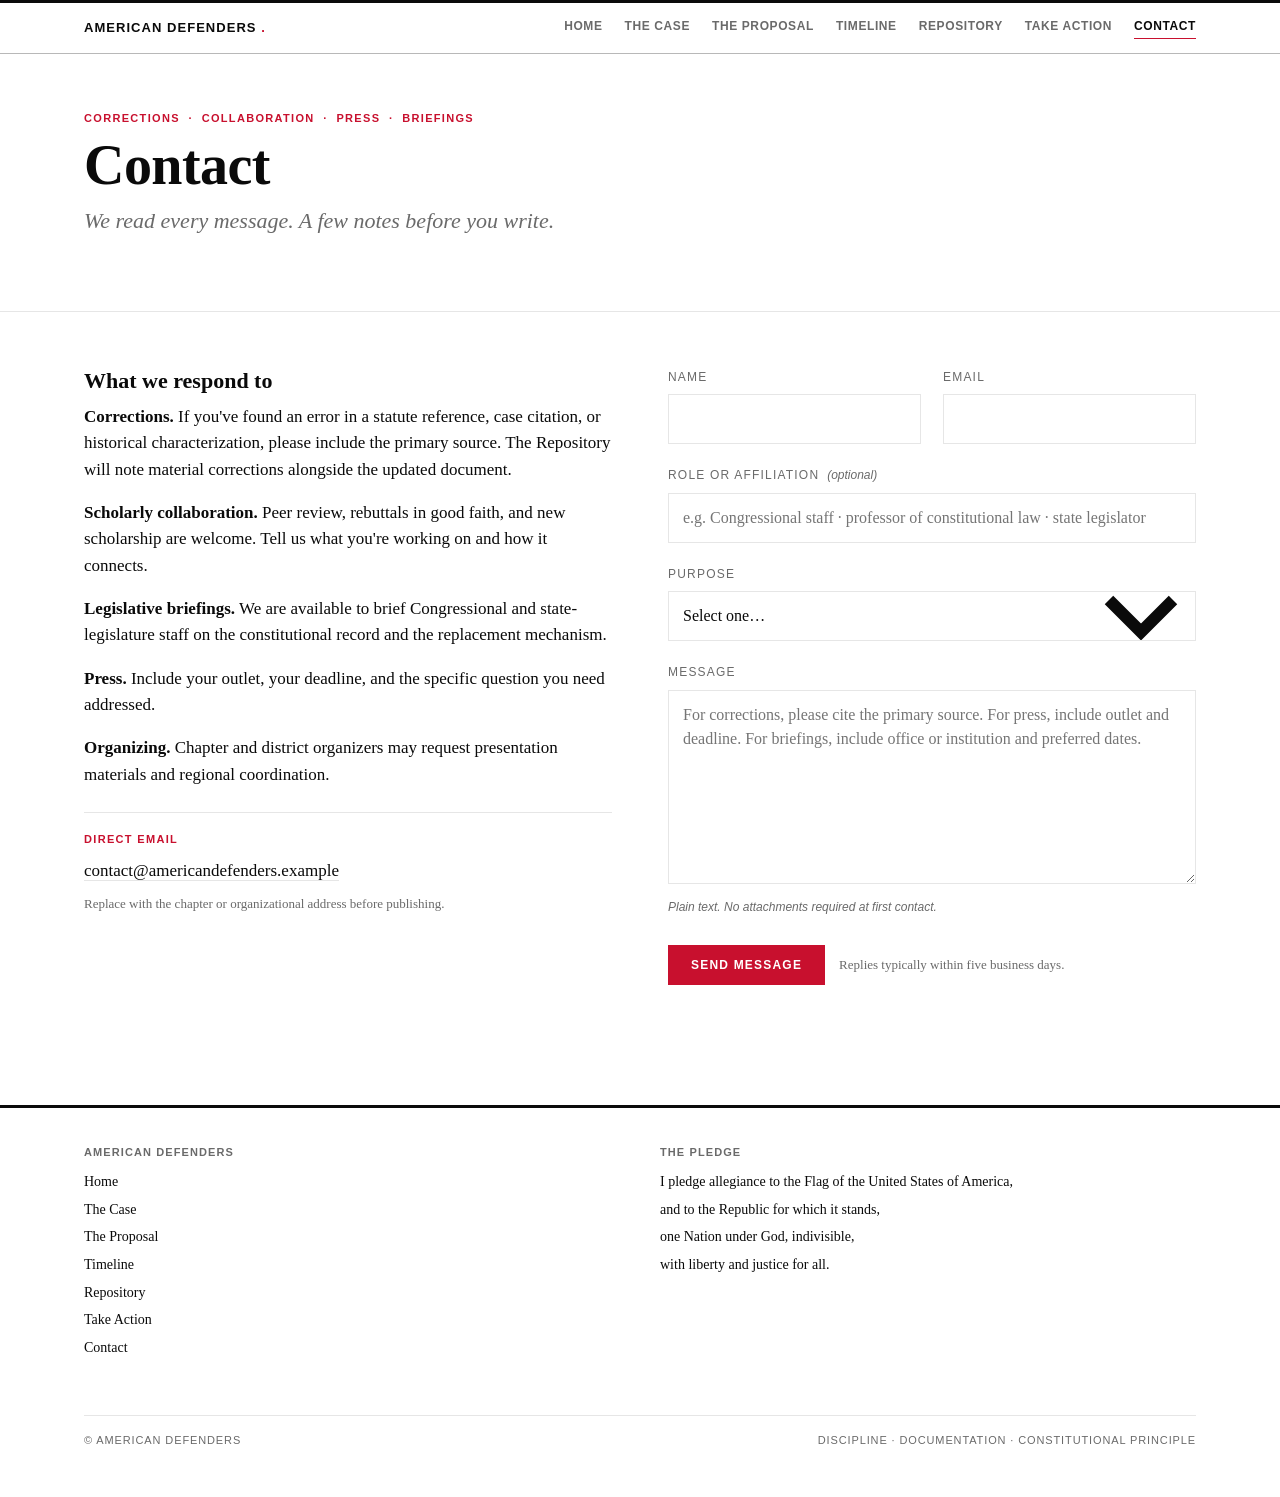
<file: site/contact.html>
<!DOCTYPE html>
<html lang="en">
<head>
  <meta charset="UTF-8" />
  <meta name="viewport" content="width=device-width, initial-scale=1.0" />
  <title>Contact — American Defenders</title>
  <meta name="description" content="Contact American Defenders. Corrections, scholarly collaboration, press, and legislative briefings." />
  <link rel="stylesheet" href="styles.css" />

  <style>
    /* Form styles — scoped to this page */
    .form-wrap { max-width: 720px; }
    .form-row { margin-bottom: 22px; }
    .form-row label {
      display: block;
      font-family: Helvetica, Arial, sans-serif;
      font-size: 12px;
      letter-spacing: .10em;
      text-transform: uppercase;
      color: var(--mute);
      margin-bottom: 8px;
    }
    .form-row input[type="text"],
    .form-row input[type="email"],
    .form-row select,
    .form-row textarea {
      width: 100%;
      padding: 12px 14px;
      border: 1px solid var(--hair);
      background: #fff;
      font: inherit;
      font-family: Georgia, serif;
      font-size: 16px;
      line-height: 1.5;
      color: var(--ink);
      border-radius: 0;
      box-sizing: border-box;
      transition: border-color .15s ease;
    }
    .form-row input:focus,
    .form-row select:focus,
    .form-row textarea:focus {
      outline: none;
      border-color: var(--ink);
    }
    .form-row textarea { resize: vertical; min-height: 140px; }
    .form-row select {
      appearance: none;
      -webkit-appearance: none;
      background-image: url("data:image/svg+xml;utf8,<svg xmlns='http://www.w3.org/2000/svg' viewBox='0 0 10 6'><path d='M1 1l4 4 4-4' stroke='%230A0A0A' stroke-width='1.5' fill='none'/></svg>");
      background-repeat: no-repeat;
      background-position: right 14px center;
      padding-right: 38px;
    }
    .form-row .hint {
      font-family: Helvetica, Arial, sans-serif;
      font-size: 12px;
      color: var(--mute);
      margin-top: 6px;
      font-style: italic;
    }
    .form-actions { margin-top: 28px; display: flex; gap: 14px; align-items: center; flex-wrap: wrap; }
    .form-actions .fine { font-size: 13px; color: var(--mute); }
    .honeypot { position: absolute; left: -9999px; }
    .form-split { display: grid; grid-template-columns: 1fr 1fr; gap: 22px; }
    @media (max-width: 700px) { .form-split { grid-template-columns: 1fr; gap: 0; } }
  </style>
</head>
<body>

<header class="masthead">
  <div class="inner">
    <a href="index.html" class="wordmark">American Defenders<span class="dot"> .</span></a>
    <nav class="primary">
      <a href="index.html">Home</a>
      <a href="case.html">The Case</a>
      <a href="proposal.html">The Proposal</a>
      <a href="timeline.html">Timeline</a>
      <a href="repository.html">Repository</a>
      <a href="act.html">Take Action</a>
      <a href="contact.html" class="active">Contact</a>
    </nav>
  </div>
</header>

<section>
  <div class="container">
    <p class="eyebrow">Corrections &nbsp;·&nbsp; Collaboration &nbsp;·&nbsp; Press &nbsp;·&nbsp; Briefings</p>
    <h1 class="display" style="font-size:clamp(32px,4.5vw,56px);">Contact</h1>
    <p class="lede">We read every message. A few notes before you write.</p>
  </div>
</section>

<section style="border-top:1px solid var(--hair);">
  <div class="container">
    <div class="grid-2" style="align-items:start; gap:56px;">

      <!-- Left column: guidance -->
      <div>
        <h3 style="margin-top:0;">What we respond to</h3>
        <p style="margin-top:8px;">
          <strong>Corrections.</strong> If you've found an error in a statute reference, case
          citation, or historical characterization, please include the primary source. The
          Repository will note material corrections alongside the updated document.
        </p>
        <p>
          <strong>Scholarly collaboration.</strong> Peer review, rebuttals in good faith, and
          new scholarship are welcome. Tell us what you're working on and how it connects.
        </p>
        <p>
          <strong>Legislative briefings.</strong> We are available to brief Congressional and
          state-legislature staff on the constitutional record and the replacement mechanism.
        </p>
        <p>
          <strong>Press.</strong> Include your outlet, your deadline, and the specific question
          you need addressed.
        </p>
        <p>
          <strong>Organizing.</strong> Chapter and district organizers may request presentation
          materials and regional coordination.
        </p>

        <div style="border-top:1px solid var(--hair); margin-top:24px; padding-top:18px;">
          <p class="eyebrow">Direct email</p>
          <p style="margin:6px 0 0 0;">
            <a href="mailto:contact@americandefenders.example">contact@americandefenders.example</a>
          </p>
          <p style="font-size:13px; color:var(--mute); margin-top:10px;">
            Replace with the chapter or organizational address before publishing.
          </p>
        </div>
      </div>

      <!-- Right column: form -->
      <div class="form-wrap">
        <!--
          This form is configured for Netlify Forms (the easiest free option). When the site
          is deployed to Netlify, submissions will automatically arrive in the Netlify
          dashboard and at the verified email of the site owner.

          To use a different handler:
            - Formspree: change `action` to your Formspree endpoint, remove data-netlify.
            - Mailto:    change `action="mailto:your@address"` and method="POST", remove data-netlify.
            - Getform / Basin / Web3Forms: change `action` to the provider endpoint.
        -->
        <form name="contact" method="POST" data-netlify="true"
              netlify-honeypot="bot-field" action="thank-you.html">
          <input type="hidden" name="form-name" value="contact" />
          <p class="honeypot">
            <label>Don't fill this out if you're human: <input name="bot-field" /></label>
          </p>

          <div class="form-split">
            <div class="form-row">
              <label for="name">Name</label>
              <input type="text" id="name" name="name" required autocomplete="name" />
            </div>
            <div class="form-row">
              <label for="email">Email</label>
              <input type="email" id="email" name="email" required autocomplete="email" />
            </div>
          </div>

          <div class="form-row">
            <label for="affiliation">Role or Affiliation <span style="text-transform:none; letter-spacing:0; font-style:italic; color:var(--mute);">&nbsp;(optional)</span></label>
            <input type="text" id="affiliation" name="affiliation"
                   placeholder="e.g. Congressional staff · professor of constitutional law · state legislator" />
          </div>

          <div class="form-row">
            <label for="purpose">Purpose</label>
            <select id="purpose" name="purpose" required>
              <option value="">Select one…</option>
              <option>Correction or citation query</option>
              <option>Scholarly collaboration</option>
              <option>Legislative briefing</option>
              <option>Press inquiry</option>
              <option>Organizing or chapter inquiry</option>
              <option>Other</option>
            </select>
          </div>

          <div class="form-row">
            <label for="message">Message</label>
            <textarea id="message" name="message" rows="7" required
              placeholder="For corrections, please cite the primary source. For press, include outlet and deadline. For briefings, include office or institution and preferred dates."></textarea>
            <p class="hint">Plain text. No attachments required at first contact.</p>
          </div>

          <div class="form-actions">
            <button type="submit" class="btn solid" style="cursor:pointer;">Send message</button>
            <span class="fine">Replies typically within five business days.</span>
          </div>
        </form>
      </div>
    </div>
  </div>
</section>

<footer class="site">
  <div class="inner">
    <div>
      <h5>American Defenders</h5>
      <ul>
        <li><a href="index.html">Home</a></li>
        <li><a href="case.html">The Case</a></li>
        <li><a href="proposal.html">The Proposal</a></li>
        <li><a href="timeline.html">Timeline</a></li>
        <li><a href="repository.html">Repository</a></li>
        <li><a href="act.html">Take Action</a></li>
        <li><a href="contact.html">Contact</a></li>
      </ul>
    </div>
    <div>
      <h5>The Pledge</h5>
      <ul>
        <li>I pledge allegiance to the Flag of the United States of America,</li>
        <li>and to the Republic for which it stands,</li>
        <li>one Nation under God, indivisible,</li>
        <li>with liberty and justice for all.</li>
      </ul>
    </div>
    <div class="rule">
      <span>© American Defenders</span>
      <span>Discipline · Documentation · Constitutional principle</span>
    </div>
  </div>
</footer>

</body>
</html>
</file>
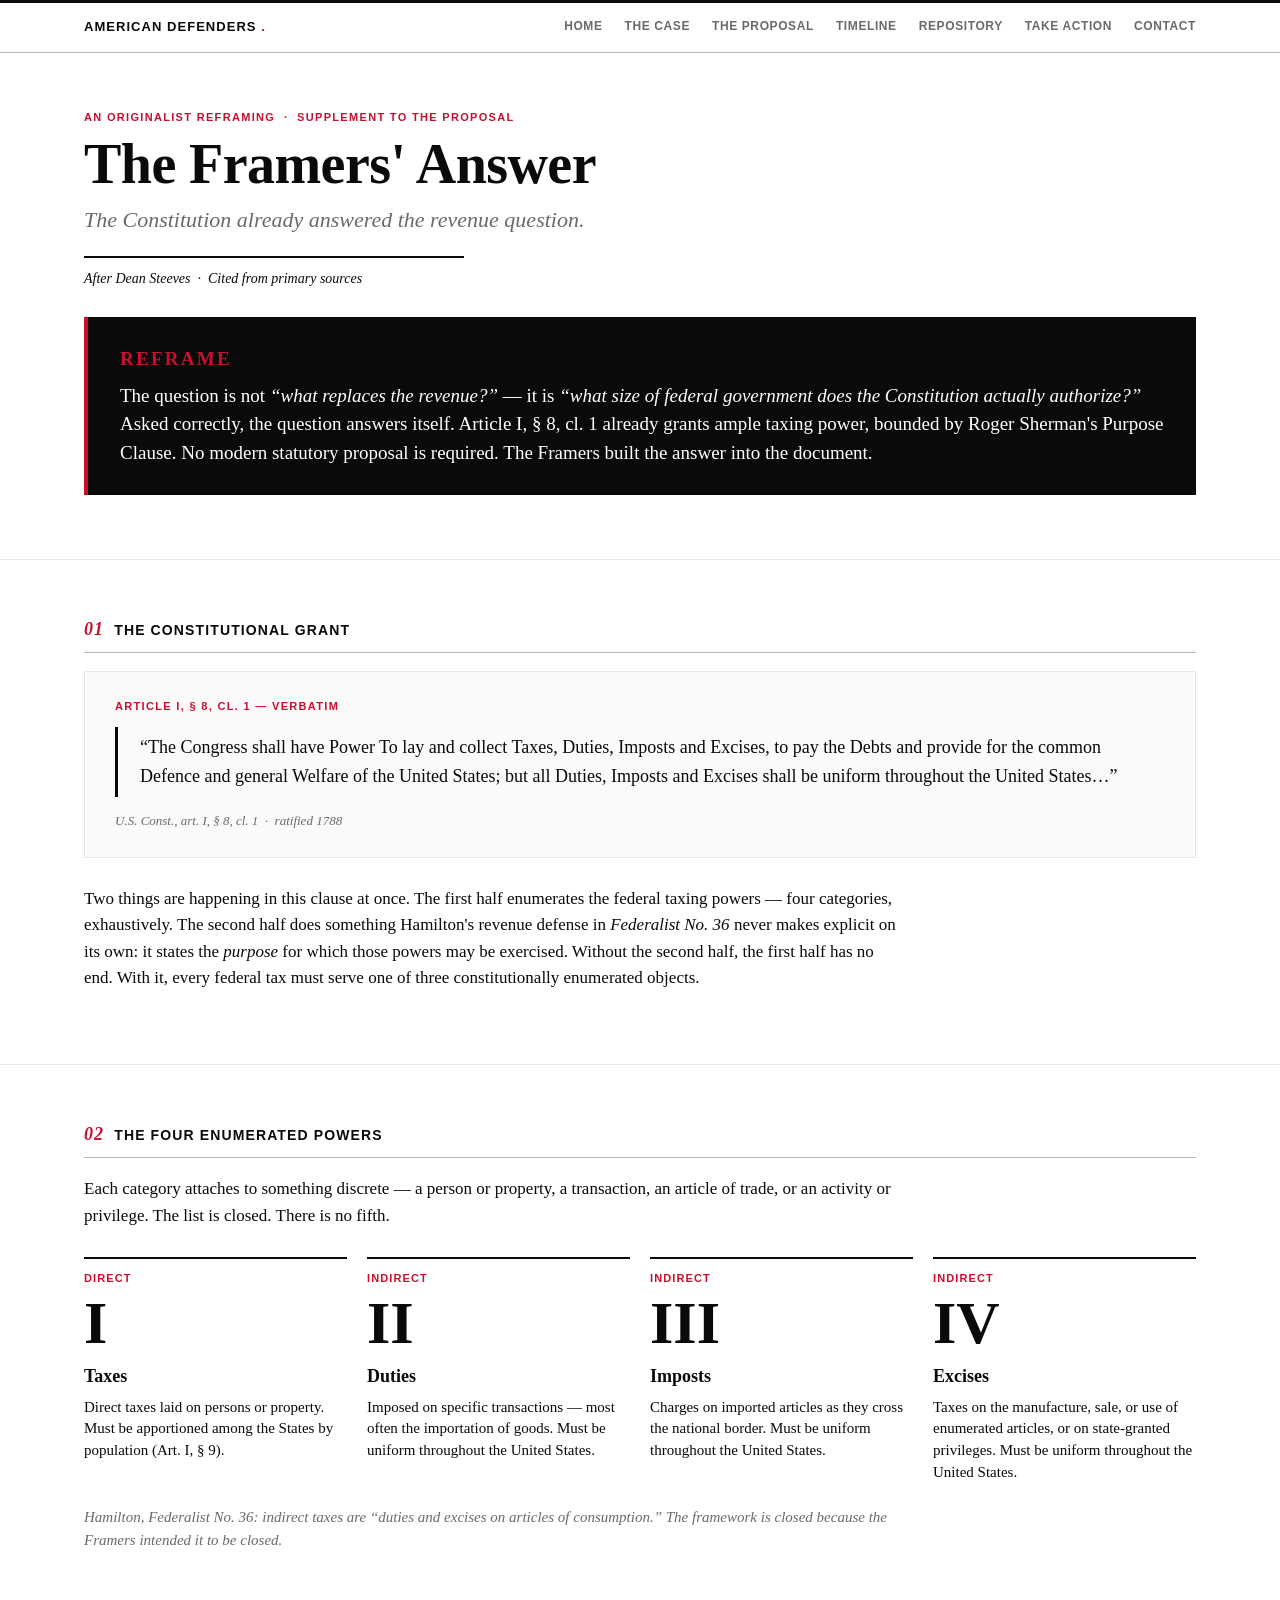
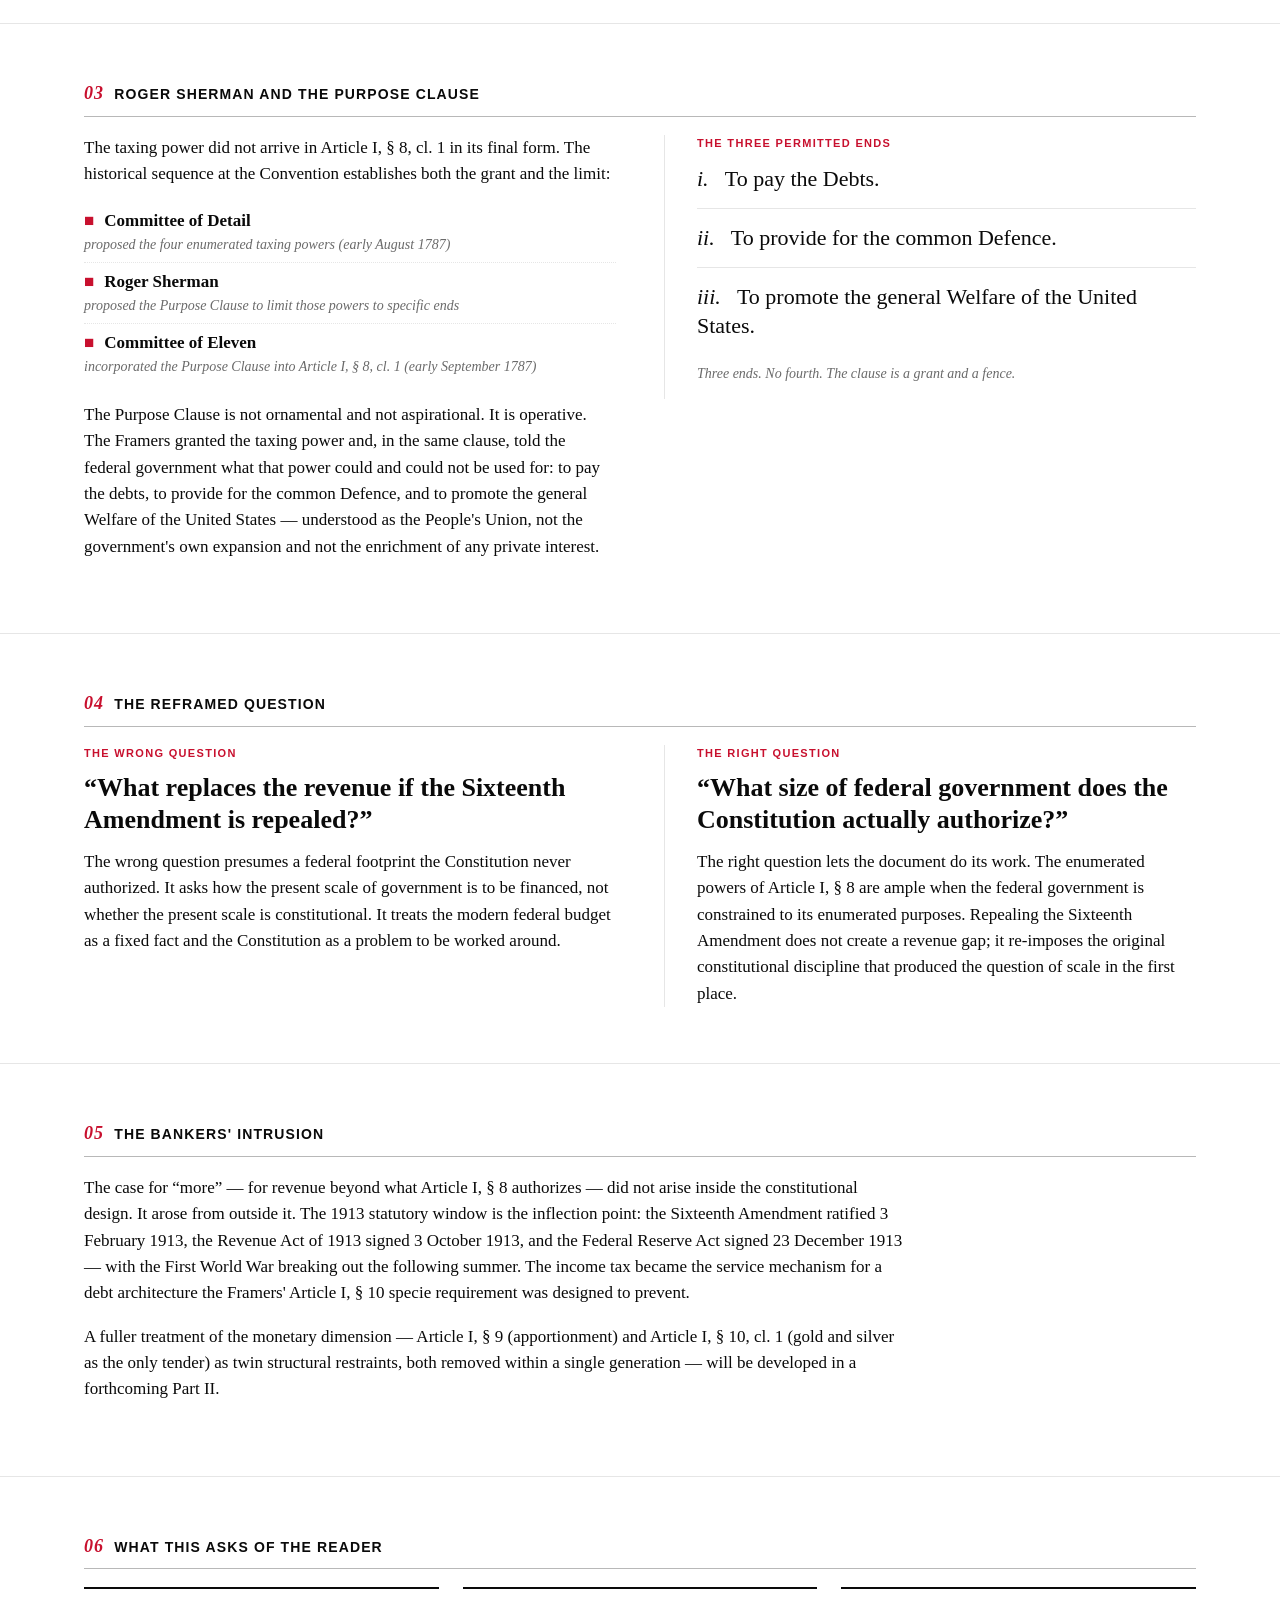
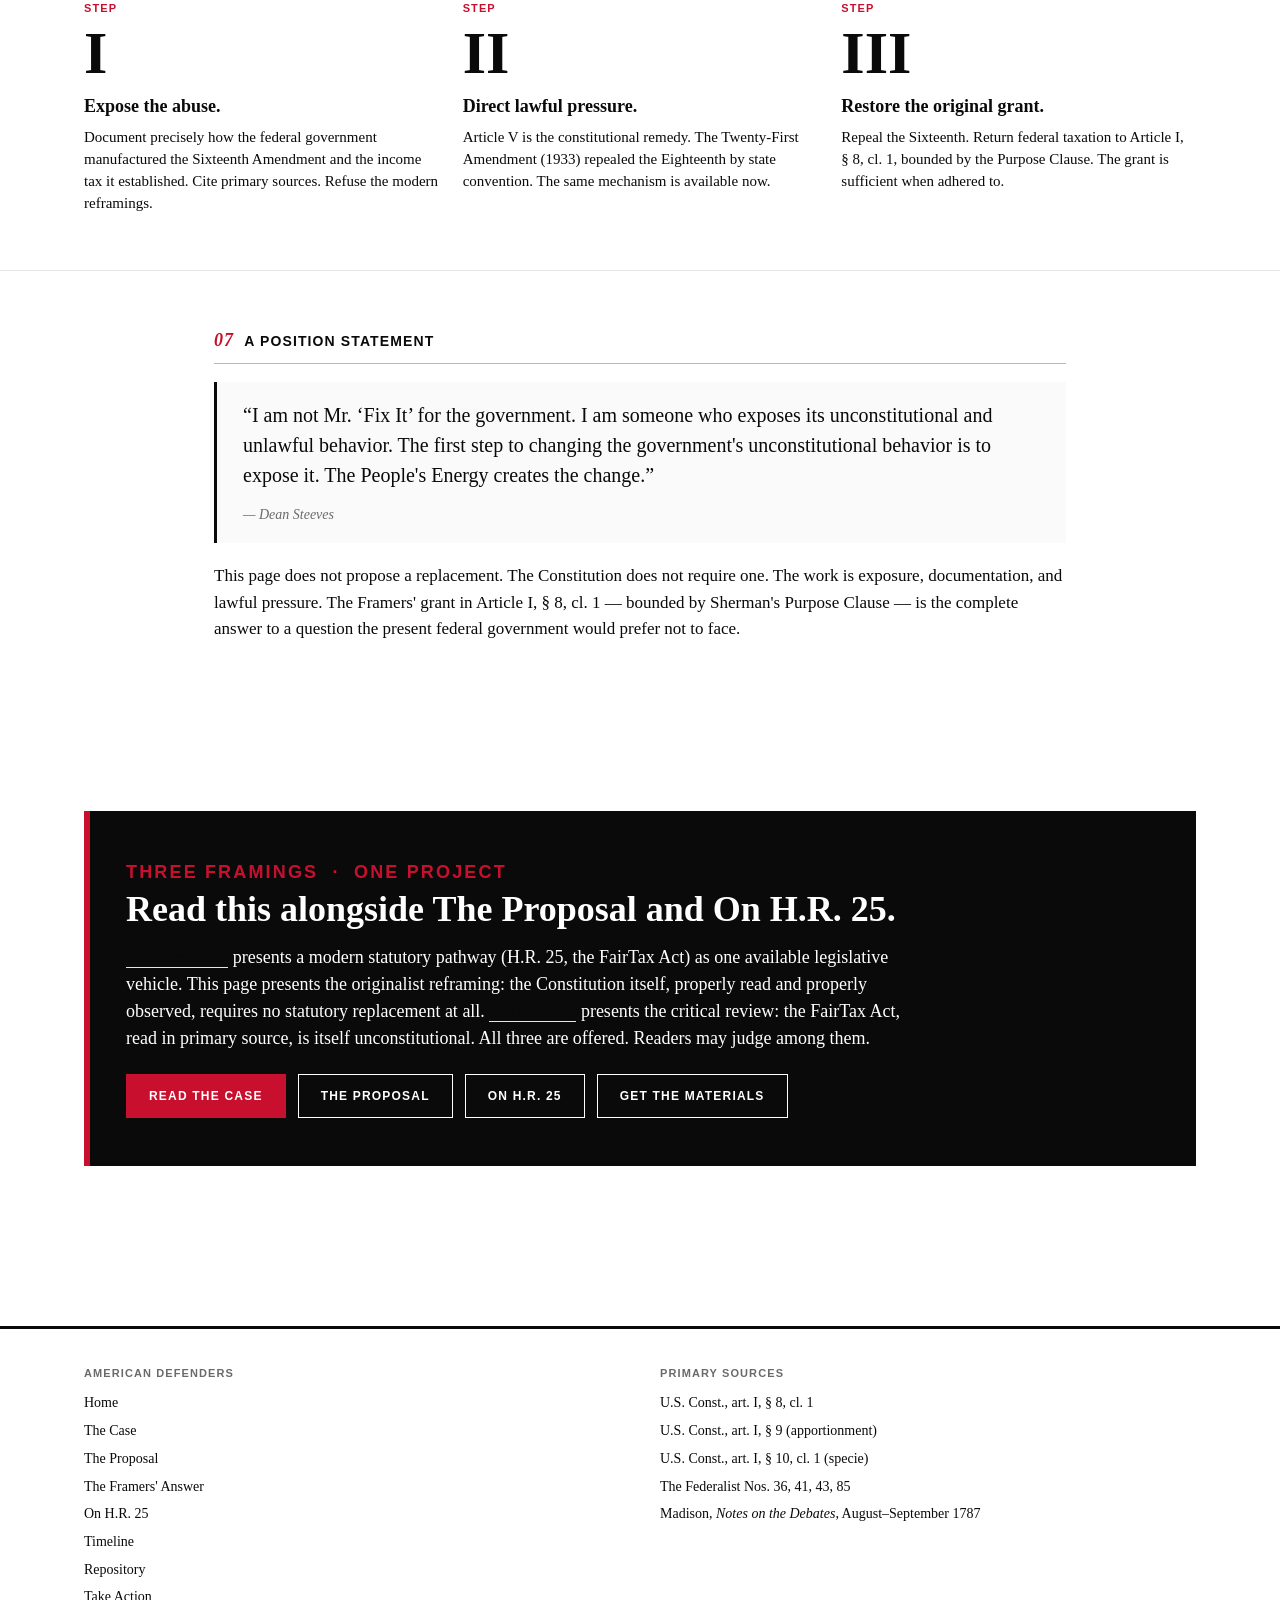
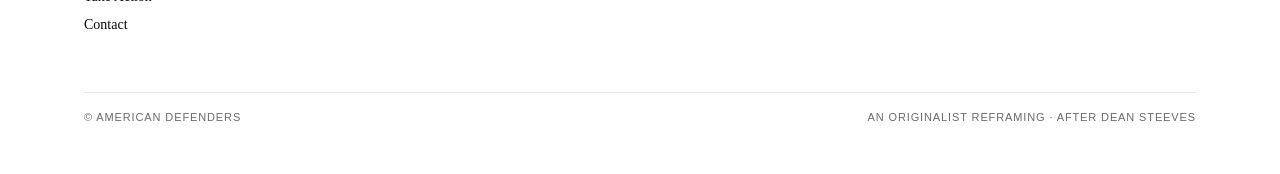
<file: site/framers-answer.html>
<!DOCTYPE html>
<html lang="en">
<head>
  <meta charset="UTF-8" />
  <meta name="viewport" content="width=device-width, initial-scale=1.0" />
  <title>The Framers' Answer — American Defenders</title>
  <meta name="description" content="An originalist reframing: Article I, §8, cl. 1 and Roger Sherman's Purpose Clause as the complete and sufficient grant of federal taxing power." />
  <link rel="stylesheet" href="styles.css" />
</head>
<body>

<header class="masthead">
  <div class="inner">
    <a href="index.html" class="wordmark">American Defenders<span class="dot"> .</span></a>
    <nav class="primary">
      <a href="index.html">Home</a>
      <a href="case.html">The Case</a>
      <a href="proposal.html">The Proposal</a>
      <a href="timeline.html">Timeline</a>
      <a href="repository.html">Repository</a>
      <a href="act.html">Take Action</a>
      <a href="contact.html">Contact</a>
    </nav>
  </div>
</header>

<section>
  <div class="container">
    <p class="eyebrow">An Originalist Reframing &nbsp;·&nbsp; Supplement to The Proposal</p>
    <h1 class="display" style="font-size:clamp(32px,4.5vw,56px);">The Framers' Answer</h1>
    <p class="lede">The Constitution already answered the revenue question.</p>
    <p class="byline">After Dean Steeves &nbsp;·&nbsp; Cited from primary sources</p>

    <div class="thesis">
      <p class="eyebrow" style="margin-bottom:8px;">Reframe</p>
      <p>
        The question is not <em>&ldquo;what replaces the revenue?&rdquo;</em> &mdash; it is
        <em>&ldquo;what size of federal government does the Constitution actually authorize?&rdquo;</em>
        Asked correctly, the question answers itself. Article I, &sect;&nbsp;8, cl.&nbsp;1
        already grants ample taxing power, bounded by Roger Sherman's Purpose Clause. No modern
        statutory proposal is required. The Framers built the answer into the document.
      </p>
    </div>
  </div>
</section>

<!-- ============================================================ THE CONSTITUTIONAL GRANT -->
<section style="border-top:1px solid var(--hair);">
  <div class="container">
    <h2 class="section"><span class="kicker-num">01</span>The Constitutional Grant</h2>

    <div style="border:1px solid var(--hair); padding:26px 30px; margin:0 0 28px 0; background:#fafafa;">
      <p class="eyebrow" style="margin-bottom:12px;">Article I, &sect;&nbsp;8, cl.&nbsp;1 &mdash; Verbatim</p>
      <blockquote style="border-left:3px solid var(--ink); padding:6px 0 6px 22px; margin:0; font-family:Georgia, serif; font-size:18px; line-height:1.6; color:var(--ink);">
        &ldquo;The Congress shall have Power To lay and collect Taxes, Duties, Imposts and
        Excises, to pay the Debts and provide for the common Defence and general Welfare of
        the United States; but all Duties, Imposts and Excises shall be uniform throughout
        the United States&hellip;&rdquo;
      </blockquote>
      <p style="font-size:13px; color:var(--mute); margin:14px 0 0 0; font-style:italic;">
        U.S. Const., art. I, &sect;&nbsp;8, cl.&nbsp;1 &nbsp;·&nbsp; ratified 1788
      </p>
    </div>

    <p style="max-width:820px;">
      Two things are happening in this clause at once. The first half enumerates the federal
      taxing powers &mdash; four categories, exhaustively. The second half does something
      Hamilton's revenue defense in <em>Federalist No.&nbsp;36</em> never makes explicit on its
      own: it states the <em>purpose</em> for which those powers may be exercised. Without the
      second half, the first half has no end. With it, every federal tax must serve one of
      three constitutionally enumerated objects.
    </p>
  </div>
</section>

<!-- ============================================================ THE FOUR POWERS -->
<section>
  <div class="container">
    <h2 class="section"><span class="kicker-num">02</span>The Four Enumerated Powers</h2>
    <p style="max-width:820px; margin:0 0 28px 0;">
      Each category attaches to something discrete &mdash; a person or property, a transaction,
      an article of trade, or an activity or privilege. The list is closed. There is no fifth.
    </p>

    <div class="grid-4">
      <div class="card">
        <p class="kicker">Direct</p>
        <div class="roman">I</div>
        <h4>Taxes</h4>
        <p>Direct taxes laid on persons or property. Must be apportioned among the States by population (Art. I, &sect;&nbsp;9).</p>
      </div>
      <div class="card">
        <p class="kicker">Indirect</p>
        <div class="roman">II</div>
        <h4>Duties</h4>
        <p>Imposed on specific transactions &mdash; most often the importation of goods. Must be uniform throughout the United States.</p>
      </div>
      <div class="card">
        <p class="kicker">Indirect</p>
        <div class="roman">III</div>
        <h4>Imposts</h4>
        <p>Charges on imported articles as they cross the national border. Must be uniform throughout the United States.</p>
      </div>
      <div class="card">
        <p class="kicker">Indirect</p>
        <div class="roman">IV</div>
        <h4>Excises</h4>
        <p>Taxes on the manufacture, sale, or use of enumerated articles, or on state-granted privileges. Must be uniform throughout the United States.</p>
      </div>
    </div>

    <p style="margin-top:22px; color:var(--mute); font-style:italic; font-size:15px; max-width:820px;">
      Hamilton, <em>Federalist No.&nbsp;36</em>: indirect taxes are &ldquo;duties and excises on
      articles of consumption.&rdquo; The framework is closed because the Framers intended it
      to be closed.
    </p>
  </div>
</section>

<!-- ============================================================ SHERMAN AND THE PURPOSE CLAUSE -->
<section>
  <div class="container">
    <h2 class="section"><span class="kicker-num">03</span>Roger Sherman and the Purpose Clause</h2>

    <div class="grid-2" style="align-items:start; gap:48px;">
      <div>
        <p style="margin:0 0 14px 0;">
          The taxing power did not arrive in Article I, &sect;&nbsp;8, cl.&nbsp;1 in its final
          form. The historical sequence at the Convention establishes both the grant and the
          limit:
        </p>
        <ul class="src-list" style="margin-top:6px;">
          <li><span class="bullet">■</span><span class="t">Committee of Detail</span><span class="s">proposed the four enumerated taxing powers (early August 1787)</span></li>
          <li><span class="bullet">■</span><span class="t">Roger Sherman</span><span class="s">proposed the Purpose Clause to limit those powers to specific ends</span></li>
          <li><span class="bullet">■</span><span class="t">Committee of Eleven</span><span class="s">incorporated the Purpose Clause into Article I, &sect;&nbsp;8, cl.&nbsp;1 (early September 1787)</span></li>
        </ul>

        <p style="margin-top:18px;">
          The Purpose Clause is not ornamental and not aspirational. It is operative. The
          Framers granted the taxing power and, in the same clause, told the federal
          government what that power could and could not be used for: to pay the debts, to
          provide for the common Defence, and to promote the general Welfare of the United
          States &mdash; understood as the People's Union, not the government's own expansion
          and not the enrichment of any private interest.
        </p>
      </div>

      <div style="border-left:1px solid var(--hair); padding-left:32px;">
        <p class="eyebrow">The three permitted ends</p>
        <p style="font-family:Georgia, serif; font-size:22px; line-height:1.35; color:var(--ink); margin:12px 0 0 0;">
          <em>i.</em> &nbsp; To pay the Debts.
        </p>
        <p style="font-family:Georgia, serif; font-size:22px; line-height:1.35; color:var(--ink); margin:14px 0 0 0; border-top:1px solid var(--hair); padding-top:14px;">
          <em>ii.</em> &nbsp; To provide for the common Defence.
        </p>
        <p style="font-family:Georgia, serif; font-size:22px; line-height:1.35; color:var(--ink); margin:14px 0 0 0; border-top:1px solid var(--hair); padding-top:14px;">
          <em>iii.</em> &nbsp; To promote the general Welfare of the United States.
        </p>

        <p style="font-size:14px; color:var(--mute); margin-top:22px; font-style:italic;">
          Three ends. No fourth. The clause is a grant <em>and</em> a fence.
        </p>
      </div>
    </div>
  </div>
</section>

<!-- ============================================================ THE REFRAMED QUESTION -->
<section style="border-top:1px solid var(--hair);">
  <div class="container">
    <h2 class="section"><span class="kicker-num">04</span>The Reframed Question</h2>

    <div class="grid-2" style="align-items:start; gap:48px;">
      <div>
        <p class="eyebrow">The Wrong Question</p>
        <h3 style="font-size:26px; line-height:1.25; margin:6px 0 12px 0;">
          &ldquo;What replaces the revenue if the Sixteenth Amendment is repealed?&rdquo;
        </h3>
        <p style="margin:0;">
          The wrong question presumes a federal footprint the Constitution never authorized.
          It asks how the present scale of government is to be financed, not whether the
          present scale is constitutional. It treats the modern federal budget as a fixed
          fact and the Constitution as a problem to be worked around.
        </p>
      </div>
      <div style="border-left:1px solid var(--hair); padding-left:32px;">
        <p class="eyebrow">The Right Question</p>
        <h3 style="font-size:26px; line-height:1.25; margin:6px 0 12px 0;">
          &ldquo;What size of federal government does the Constitution actually authorize?&rdquo;
        </h3>
        <p style="margin:0;">
          The right question lets the document do its work. The enumerated powers of
          Article I, &sect;&nbsp;8 are ample when the federal government is constrained to
          its enumerated purposes. Repealing the Sixteenth Amendment does not create a
          revenue gap; it re-imposes the original constitutional discipline that produced
          the question of scale in the first place.
        </p>
      </div>
    </div>
  </div>
</section>

<!-- ============================================================ THE INTRUSION -->
<section>
  <div class="container">
    <h2 class="section"><span class="kicker-num">05</span>The Bankers' Intrusion</h2>
    <p style="max-width:820px;">
      The case for &ldquo;more&rdquo; &mdash; for revenue beyond what Article I, &sect;&nbsp;8
      authorizes &mdash; did not arise inside the constitutional design. It arose from
      outside it. The 1913 statutory window is the inflection point: the Sixteenth
      Amendment ratified 3 February 1913, the Revenue Act of 1913 signed 3 October 1913,
      and the Federal Reserve Act signed 23 December 1913 &mdash; with the First World War
      breaking out the following summer. The income tax became the service mechanism for
      a debt architecture the Framers' Article I, &sect;&nbsp;10 specie requirement was
      designed to prevent.
    </p>
    <p style="max-width:820px; margin-top:14px;">
      A fuller treatment of the monetary dimension &mdash; Article I, &sect;&nbsp;9 (apportionment)
      and Article I, &sect;&nbsp;10, cl.&nbsp;1 (gold and silver as the only tender) as twin
      structural restraints, both removed within a single generation &mdash; will be developed
      in a forthcoming Part II.
    </p>
  </div>
</section>

<!-- ============================================================ WHAT THIS ASKS -->
<section>
  <div class="container">
    <h2 class="section"><span class="kicker-num">06</span>What This Asks of the Reader</h2>

    <div class="grid-3">
      <div class="card">
        <p class="kicker">Step</p>
        <div class="roman">I</div>
        <h4>Expose the abuse.</h4>
        <p>Document precisely how the federal government manufactured the Sixteenth Amendment and the income tax it established. Cite primary sources. Refuse the modern reframings.</p>
      </div>
      <div class="card">
        <p class="kicker">Step</p>
        <div class="roman">II</div>
        <h4>Direct lawful pressure.</h4>
        <p>Article V is the constitutional remedy. The Twenty-First Amendment (1933) repealed the Eighteenth by state convention. The same mechanism is available now.</p>
      </div>
      <div class="card">
        <p class="kicker">Step</p>
        <div class="roman">III</div>
        <h4>Restore the original grant.</h4>
        <p>Repeal the Sixteenth. Return federal taxation to Article I, &sect;&nbsp;8, cl.&nbsp;1, bounded by the Purpose Clause. The grant is sufficient when adhered to.</p>
      </div>
    </div>
  </div>
</section>

<!-- ============================================================ POSITION STATEMENT -->
<section>
  <div class="container" style="max-width:900px;">
    <h2 class="section"><span class="kicker-num">07</span>A Position Statement</h2>
    <blockquote style="font-family:Georgia, serif; font-size:20px; line-height:1.5; margin:14px 0 0 0; padding:18px 26px; border-left:3px solid var(--ink); color:var(--ink); background:#fafafa;">
      &ldquo;I am not Mr. &lsquo;Fix It&rsquo; for the government. I am someone who exposes
      its unconstitutional and unlawful behavior. The first step to changing the government's
      unconstitutional behavior is to expose it. The People's Energy creates the change.&rdquo;
      <span style="display:block; margin-top:14px; font-size:14px; color:var(--mute); font-style:italic;">
        &mdash; Dean Steeves
      </span>
    </blockquote>
    <p style="margin-top:20px;">
      This page does not propose a replacement. The Constitution does not require one. The
      work is exposure, documentation, and lawful pressure. The Framers' grant in Article I,
      &sect;&nbsp;8, cl.&nbsp;1 &mdash; bounded by Sherman's Purpose Clause &mdash; is the
      complete answer to a question the present federal government would prefer not to face.
    </p>
  </div>
</section>

<!-- ============================================================ CTA / SISTER PAGE -->
<section style="border-top:0;">
  <div class="container">
    <div class="cta">
      <p class="eyebrow">Three Framings &nbsp;·&nbsp; One Project</p>
      <h2>Read this alongside The Proposal and On H.R. 25.</h2>
      <p>
        <a href="proposal.html"><strong>The Proposal</strong></a> presents a modern statutory
        pathway (H.R.&nbsp;25, the FairTax Act) as one available legislative vehicle. This page
        presents the originalist reframing: the Constitution itself, properly read and properly
        observed, requires no statutory replacement at all.
        <a href="hr-25.html"><strong>On H.R.&nbsp;25</strong></a> presents the critical review:
        the FairTax Act, read in primary source, is itself unconstitutional. All three are
        offered. Readers may judge among them.
      </p>
      <div class="cta-buttons">
        <a class="btn solid" href="case.html">Read the Case</a>
        <a class="btn" href="proposal.html">The Proposal</a>
        <a class="btn" href="hr-25.html">On H.R. 25</a>
        <a class="btn" href="repository.html">Get the Materials</a>
      </div>
    </div>
  </div>
</section>

<footer class="site">
  <div class="inner">
    <div>
      <h5>American Defenders</h5>
      <ul>
        <li><a href="index.html">Home</a></li>
        <li><a href="case.html">The Case</a></li>
        <li><a href="proposal.html">The Proposal</a></li>
        <li><a href="framers-answer.html">The Framers' Answer</a></li>
        <li><a href="hr-25.html">On H.R. 25</a></li>
        <li><a href="timeline.html">Timeline</a></li>
        <li><a href="repository.html">Repository</a></li>
        <li><a href="act.html">Take Action</a></li>
        <li><a href="contact.html">Contact</a></li>
      </ul>
    </div>
    <div>
      <h5>Primary Sources</h5>
      <ul>
        <li>U.S. Const., art. I, &sect;&nbsp;8, cl.&nbsp;1</li>
        <li>U.S. Const., art. I, &sect;&nbsp;9 (apportionment)</li>
        <li>U.S. Const., art. I, &sect;&nbsp;10, cl.&nbsp;1 (specie)</li>
        <li>The Federalist Nos. 36, 41, 43, 85</li>
        <li>Madison, <em>Notes on the Debates</em>, August&ndash;September 1787</li>
      </ul>
    </div>
    <div class="rule">
      <span>© American Defenders</span>
      <span>An originalist reframing · After Dean Steeves</span>
    </div>
  </div>
</footer>

</body>
</html>
</file>
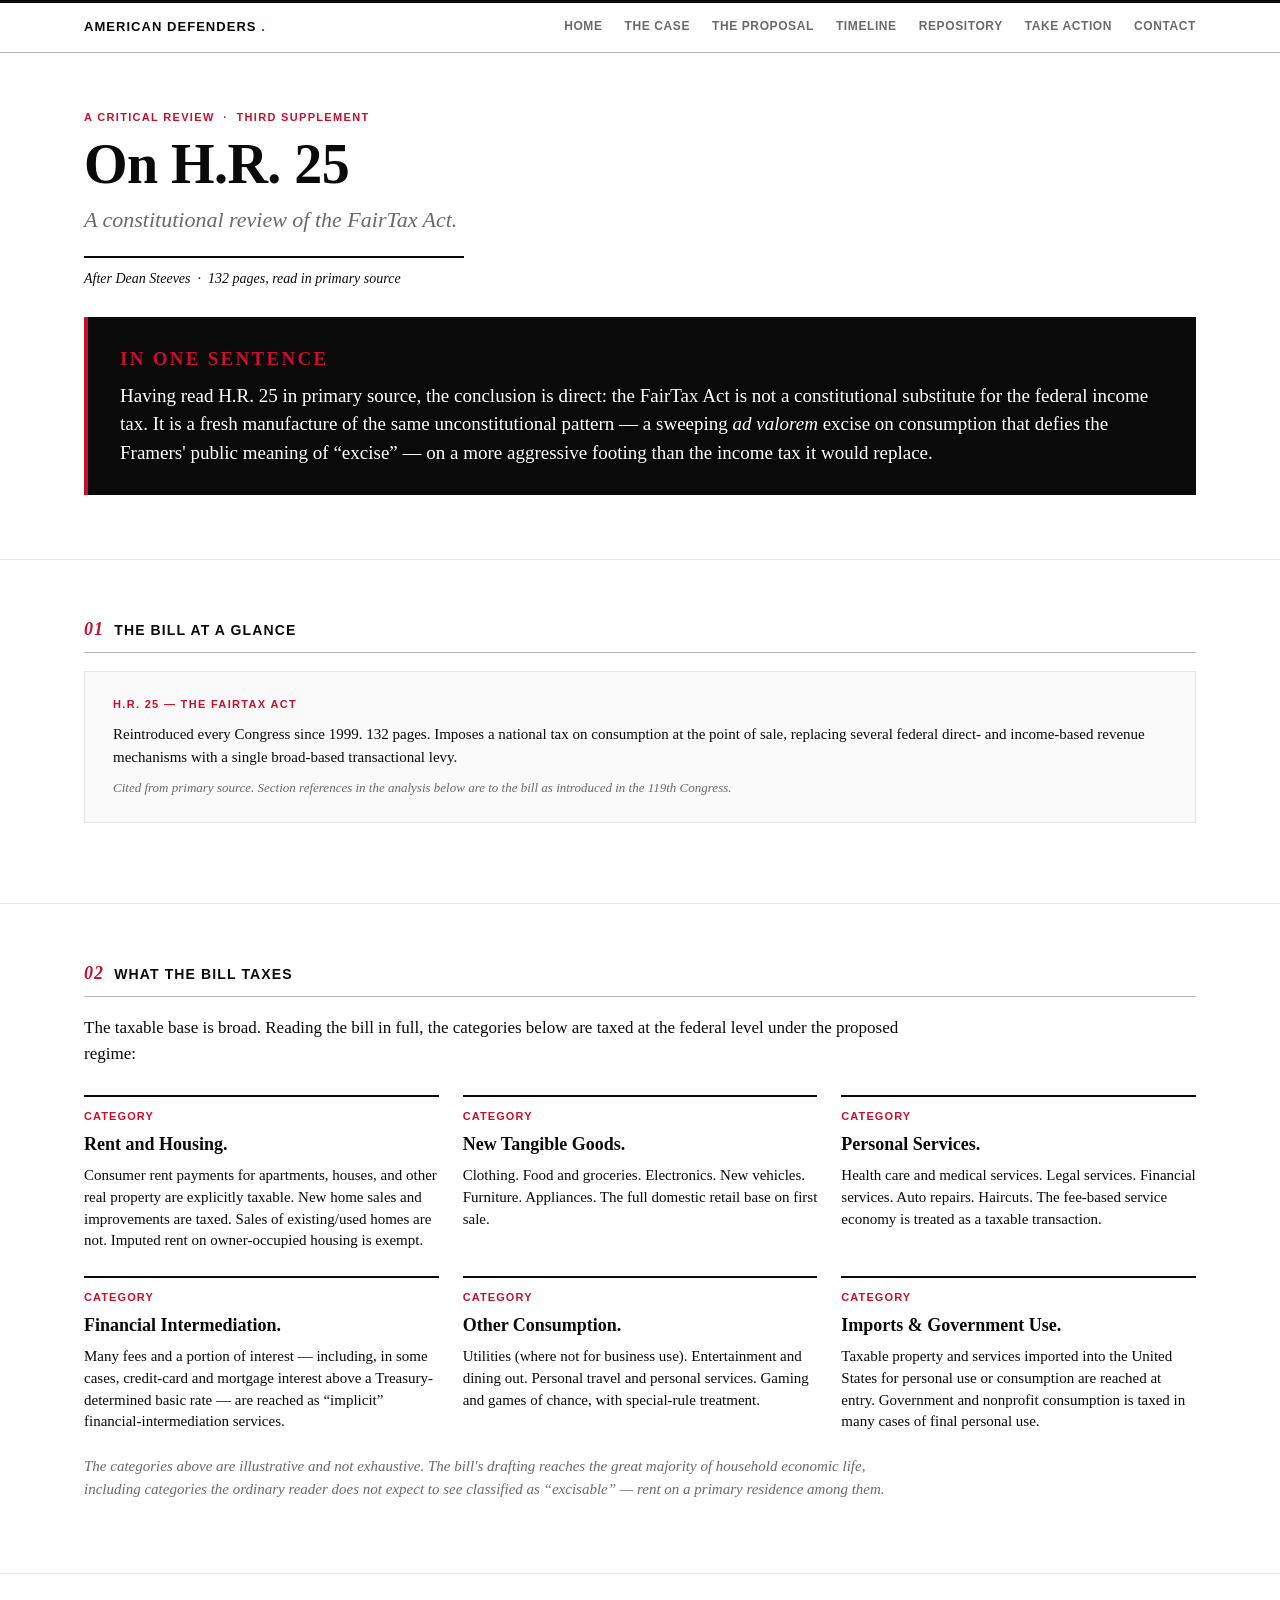
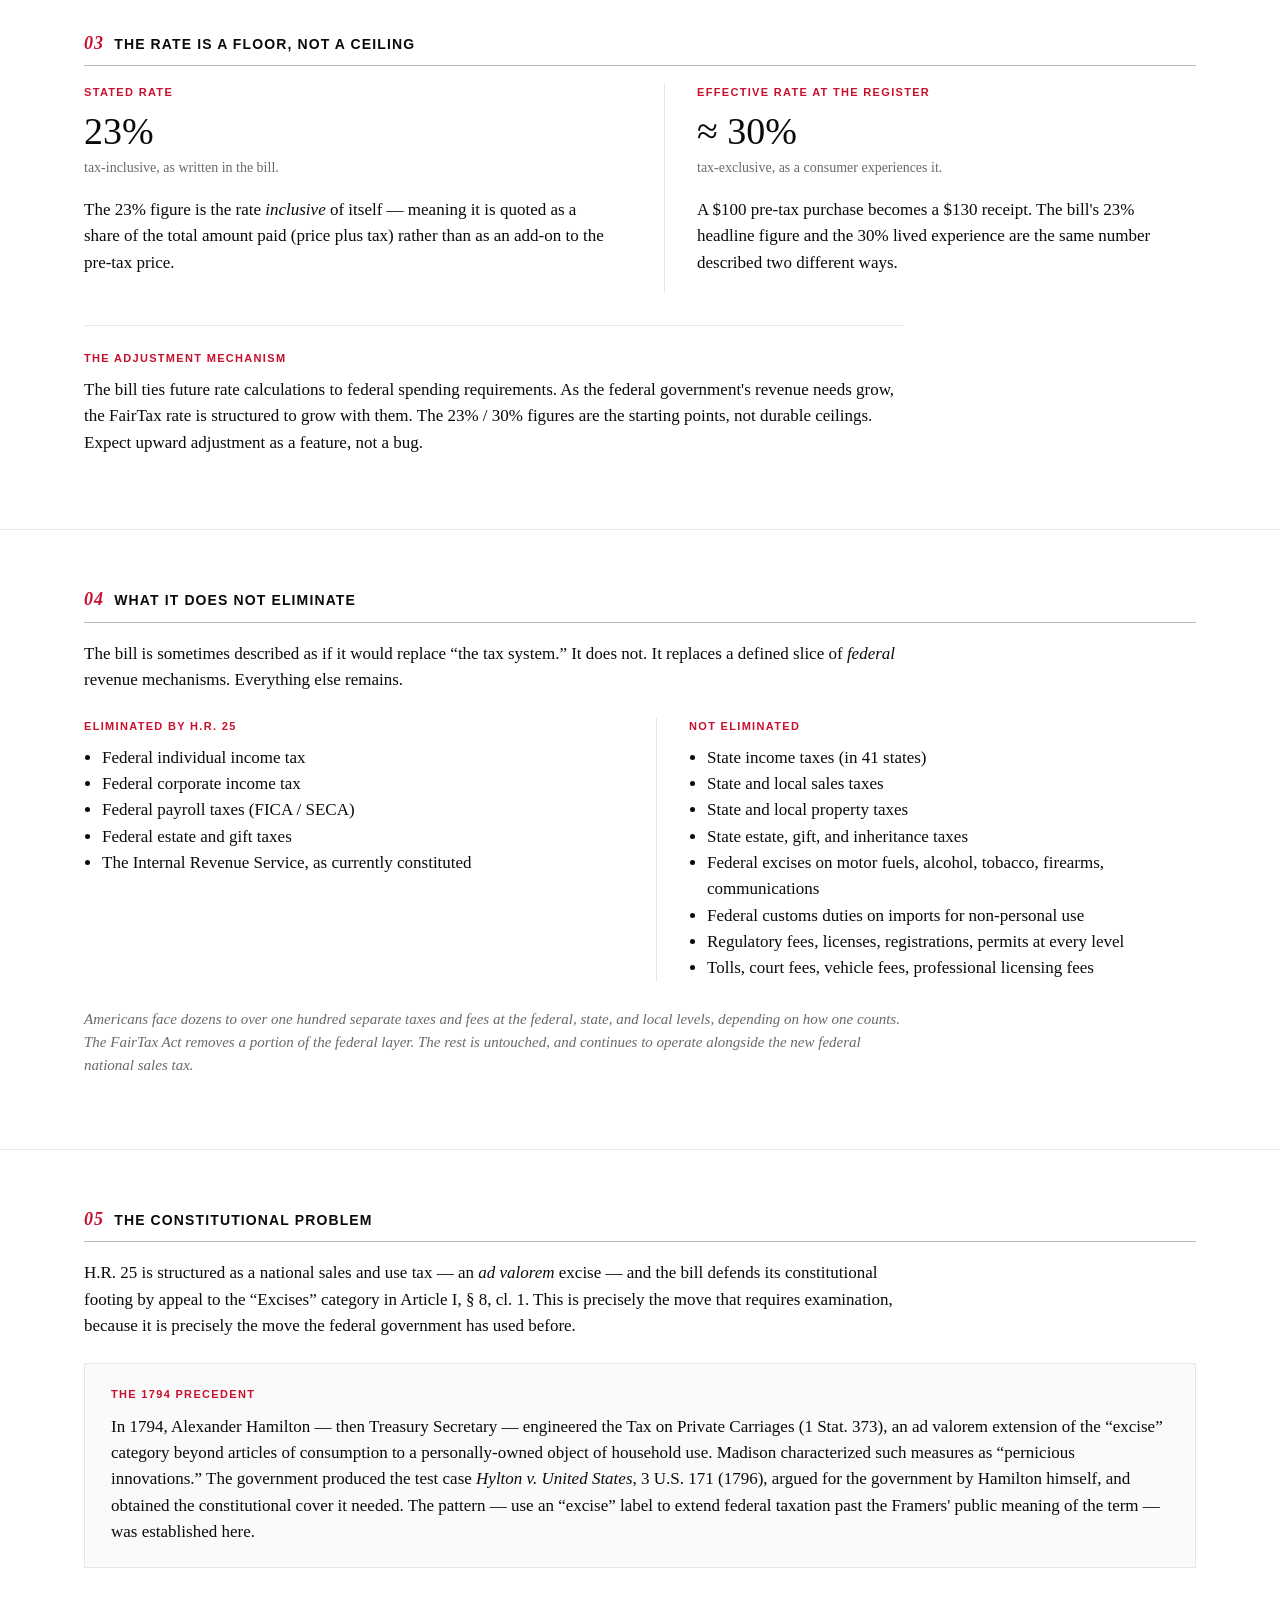
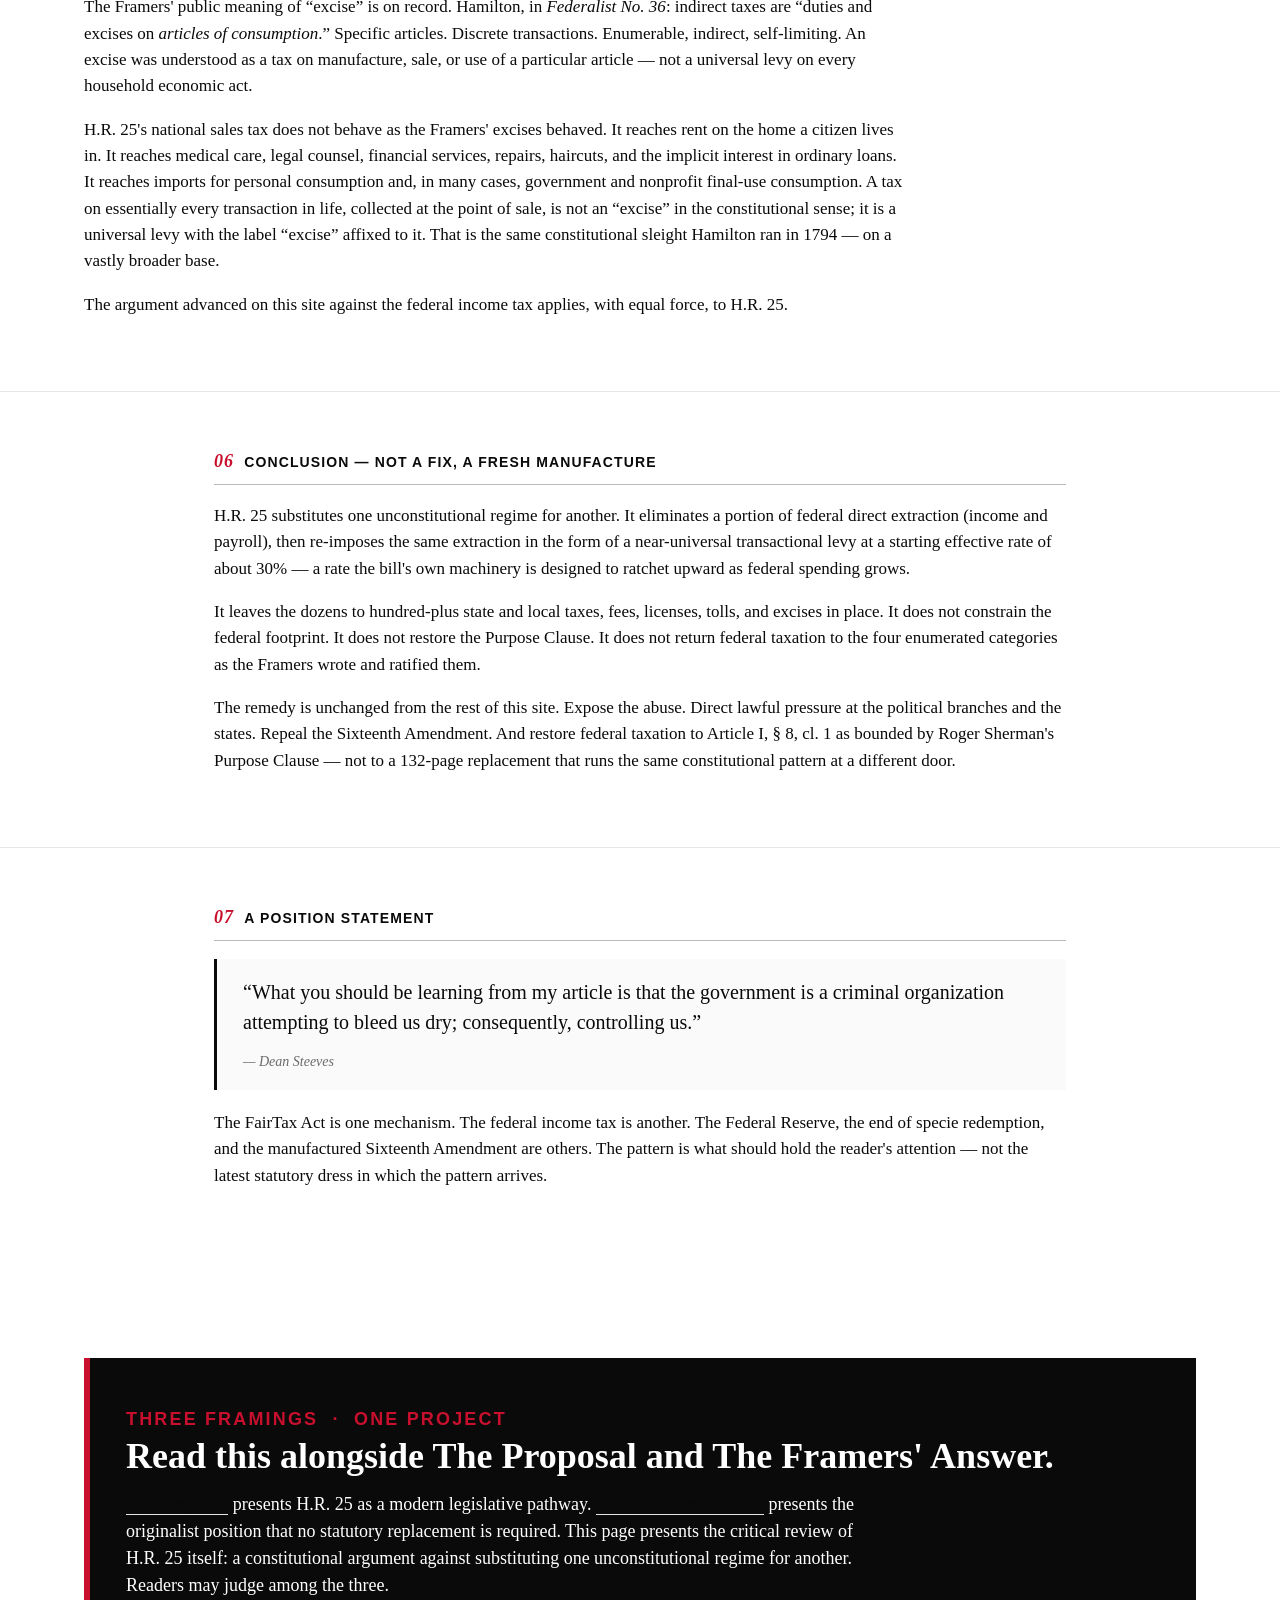
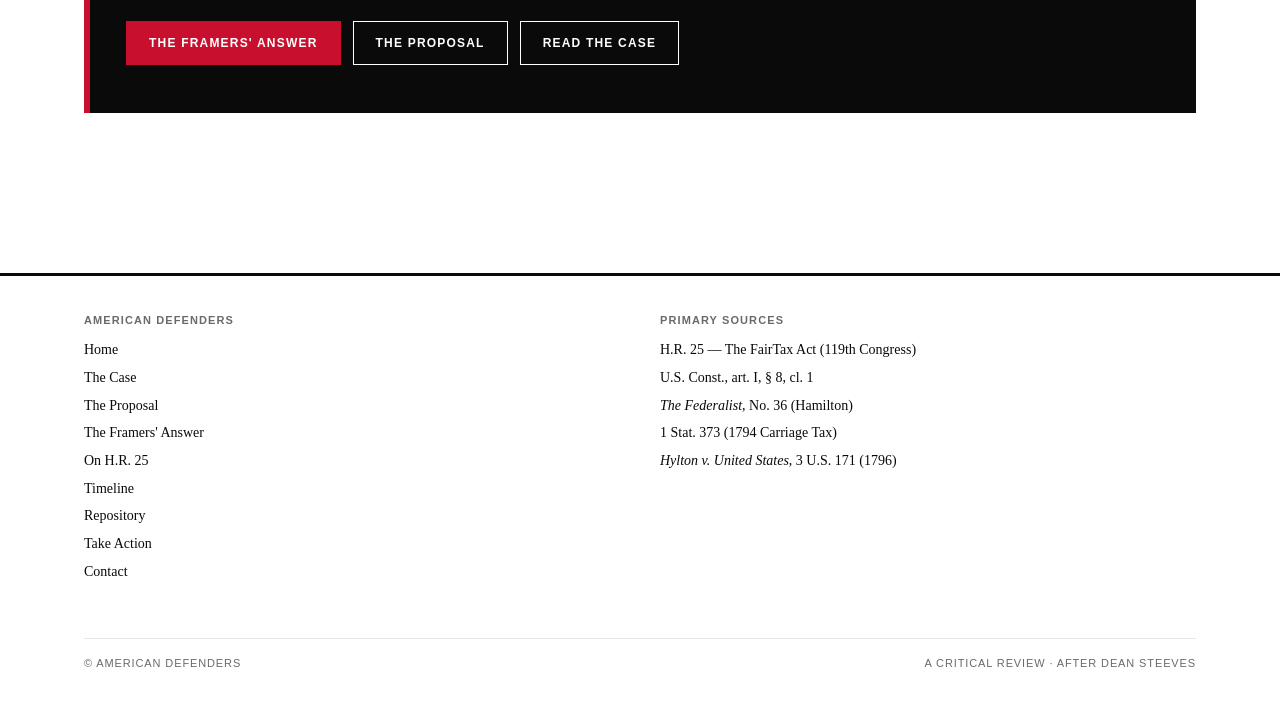
<file: site/hr-25.html>
<!DOCTYPE html>
<html lang="en">
<head>
  <meta charset="UTF-8" />
  <meta name="viewport" content="width=device-width, initial-scale=1.0" />
  <title>On H.R. 25 — American Defenders</title>
  <meta name="description" content="A constitutional review of the FairTax Act (H.R. 25): scope, rate mechanics, what it does not eliminate, and the constitutional problem with substituting an ad valorem excise for the federal income tax." />
  <link rel="stylesheet" href="styles.css" />
</head>
<body>

<header class="masthead">
  <div class="inner">
    <a href="index.html" class="wordmark">American Defenders<span class="dot"> .</span></a>
    <nav class="primary">
      <a href="index.html">Home</a>
      <a href="case.html">The Case</a>
      <a href="proposal.html">The Proposal</a>
      <a href="timeline.html">Timeline</a>
      <a href="repository.html">Repository</a>
      <a href="act.html">Take Action</a>
      <a href="contact.html">Contact</a>
    </nav>
  </div>
</header>

<section>
  <div class="container">
    <p class="eyebrow">A Critical Review &nbsp;·&nbsp; Third Supplement</p>
    <h1 class="display" style="font-size:clamp(32px,4.5vw,56px);">On H.R. 25</h1>
    <p class="lede">A constitutional review of the FairTax Act.</p>
    <p class="byline">After Dean Steeves &nbsp;·&nbsp; 132 pages, read in primary source</p>

    <div class="thesis">
      <p class="eyebrow" style="margin-bottom:8px;">In One Sentence</p>
      <p>
        Having read H.R.&nbsp;25 in primary source, the conclusion is direct: the FairTax Act
        is not a constitutional substitute for the federal income tax. It is a fresh
        manufacture of the same unconstitutional pattern &mdash; a sweeping <em>ad
        valorem</em> excise on consumption that defies the Framers' public meaning of
        &ldquo;excise&rdquo; &mdash; on a more aggressive footing than the income tax it
        would replace.
      </p>
    </div>
  </div>
</section>

<!-- ============================================================ THE BILL IN ONE BOX -->
<section style="border-top:1px solid var(--hair);">
  <div class="container">
    <h2 class="section"><span class="kicker-num">01</span>The Bill at a Glance</h2>

    <div style="border:1px solid var(--hair); padding:24px 28px; margin:0 0 24px 0; background:#fafafa;">
      <p class="eyebrow" style="margin-bottom:10px;">H.R. 25 &mdash; The FairTax Act</p>
      <p style="margin:0 0 8px 0; font-size:15px;">
        Reintroduced every Congress since 1999. 132 pages. Imposes a national tax on
        consumption at the point of sale, replacing several federal direct- and
        income-based revenue mechanisms with a single broad-based transactional levy.
      </p>
      <p style="margin:8px 0 0 0; font-size:13px; color:var(--mute); font-style:italic;">
        Cited from primary source. Section references in the analysis below are to the
        bill as introduced in the 119th Congress.
      </p>
    </div>
  </div>
</section>

<!-- ============================================================ WHAT THE BILL TAXES -->
<section>
  <div class="container">
    <h2 class="section"><span class="kicker-num">02</span>What the Bill Taxes</h2>
    <p style="max-width:820px; margin:0 0 28px 0;">
      The taxable base is broad. Reading the bill in full, the categories below are taxed
      at the federal level under the proposed regime:
    </p>

    <div class="grid-3">
      <div class="card">
        <p class="kicker">Category</p>
        <h4>Rent and Housing.</h4>
        <p>Consumer rent payments for apartments, houses, and other real property are explicitly taxable. New home sales and improvements are taxed. Sales of existing/used homes are not. Imputed rent on owner-occupied housing is exempt.</p>
      </div>
      <div class="card">
        <p class="kicker">Category</p>
        <h4>New Tangible Goods.</h4>
        <p>Clothing. Food and groceries. Electronics. New vehicles. Furniture. Appliances. The full domestic retail base on first sale.</p>
      </div>
      <div class="card">
        <p class="kicker">Category</p>
        <h4>Personal Services.</h4>
        <p>Health care and medical services. Legal services. Financial services. Auto repairs. Haircuts. The fee-based service economy is treated as a taxable transaction.</p>
      </div>
      <div class="card">
        <p class="kicker">Category</p>
        <h4>Financial Intermediation.</h4>
        <p>Many fees and a portion of interest &mdash; including, in some cases, credit-card and mortgage interest above a Treasury-determined basic rate &mdash; are reached as &ldquo;implicit&rdquo; financial-intermediation services.</p>
      </div>
      <div class="card">
        <p class="kicker">Category</p>
        <h4>Other Consumption.</h4>
        <p>Utilities (where not for business use). Entertainment and dining out. Personal travel and personal services. Gaming and games of chance, with special-rule treatment.</p>
      </div>
      <div class="card">
        <p class="kicker">Category</p>
        <h4>Imports &amp; Government Use.</h4>
        <p>Taxable property and services imported into the United States for personal use or consumption are reached at entry. Government and nonprofit consumption is taxed in many cases of final personal use.</p>
      </div>
    </div>

    <p style="margin-top:22px; max-width:820px; font-style:italic; color:var(--mute); font-size:15px;">
      The categories above are illustrative and not exhaustive. The bill's drafting
      reaches the great majority of household economic life, including categories the
      ordinary reader does not expect to see classified as &ldquo;excisable&rdquo;
      &mdash; rent on a primary residence among them.
    </p>
  </div>
</section>

<!-- ============================================================ RATE -->
<section>
  <div class="container">
    <h2 class="section"><span class="kicker-num">03</span>The Rate Is a Floor, Not a Ceiling</h2>

    <div class="grid-2" style="align-items:start; gap:48px;">
      <div>
        <p class="eyebrow">Stated Rate</p>
        <p style="font-family:Georgia, serif; font-size:38px; line-height:1.1; color:var(--ink); margin:8px 0 4px 0;">
          23%
        </p>
        <p style="font-size:14px; color:var(--mute); margin:0;">tax-inclusive, as written in the bill.</p>

        <p style="margin-top:18px;">
          The 23% figure is the rate <em>inclusive</em> of itself &mdash; meaning it is
          quoted as a share of the total amount paid (price plus tax) rather than as an
          add-on to the pre-tax price.
        </p>
      </div>
      <div style="border-left:1px solid var(--hair); padding-left:32px;">
        <p class="eyebrow">Effective Rate at the Register</p>
        <p style="font-family:Georgia, serif; font-size:38px; line-height:1.1; color:var(--ink); margin:8px 0 4px 0;">
          ≈ 30%
        </p>
        <p style="font-size:14px; color:var(--mute); margin:0;">tax-exclusive, as a consumer experiences it.</p>

        <p style="margin-top:18px;">
          A $100 pre-tax purchase becomes a $130 receipt. The bill's 23% headline figure
          and the 30% lived experience are the same number described two different ways.
        </p>
      </div>
    </div>

    <div style="margin-top:32px; border-top:1px solid var(--hair); padding-top:24px; max-width:820px;">
      <p class="eyebrow">The Adjustment Mechanism</p>
      <p style="margin-top:6px;">
        The bill ties future rate calculations to federal spending requirements. As the
        federal government's revenue needs grow, the FairTax rate is structured to grow
        with them. The 23% / 30% figures are the starting points, not durable ceilings.
        Expect upward adjustment as a feature, not a bug.
      </p>
    </div>
  </div>
</section>

<!-- ============================================================ WHAT IT DOES NOT ELIMINATE -->
<section style="border-top:1px solid var(--hair);">
  <div class="container">
    <h2 class="section"><span class="kicker-num">04</span>What It Does Not Eliminate</h2>
    <p style="max-width:820px;">
      The bill is sometimes described as if it would replace &ldquo;the tax system.&rdquo;
      It does not. It replaces a defined slice of <em>federal</em> revenue mechanisms.
      Everything else remains.
    </p>

    <div class="grid-2" style="margin-top:24px; align-items:start;">
      <div>
        <p class="eyebrow">Eliminated by H.R. 25</p>
        <ul style="margin:8px 0 0 18px; padding:0;">
          <li>Federal individual income tax</li>
          <li>Federal corporate income tax</li>
          <li>Federal payroll taxes (FICA / SECA)</li>
          <li>Federal estate and gift taxes</li>
          <li>The Internal Revenue Service, as currently constituted</li>
        </ul>
      </div>
      <div style="border-left:1px solid var(--hair); padding-left:32px;">
        <p class="eyebrow">Not Eliminated</p>
        <ul style="margin:8px 0 0 18px; padding:0;">
          <li>State income taxes (in 41 states)</li>
          <li>State and local sales taxes</li>
          <li>State and local property taxes</li>
          <li>State estate, gift, and inheritance taxes</li>
          <li>Federal excises on motor fuels, alcohol, tobacco, firearms, communications</li>
          <li>Federal customs duties on imports for non-personal use</li>
          <li>Regulatory fees, licenses, registrations, permits at every level</li>
          <li>Tolls, court fees, vehicle fees, professional licensing fees</li>
        </ul>
      </div>
    </div>

    <p style="margin-top:26px; max-width:820px; font-style:italic; color:var(--mute); font-size:15px;">
      Americans face dozens to over one hundred separate taxes and fees at the federal,
      state, and local levels, depending on how one counts. The FairTax Act removes a
      portion of the federal layer. The rest is untouched, and continues to operate
      alongside the new federal national sales tax.
    </p>
  </div>
</section>

<!-- ============================================================ CONSTITUTIONAL PROBLEM -->
<section>
  <div class="container">
    <h2 class="section"><span class="kicker-num">05</span>The Constitutional Problem</h2>

    <p style="max-width:820px;">
      H.R.&nbsp;25 is structured as a national sales and use tax &mdash; an
      <em>ad valorem</em> excise &mdash; and the bill defends its constitutional footing
      by appeal to the &ldquo;Excises&rdquo; category in Article I, &sect;&nbsp;8, cl.&nbsp;1.
      This is precisely the move that requires examination, because it is precisely the
      move the federal government has used before.
    </p>

    <div style="margin-top:24px; padding:22px 26px; border:1px solid var(--hair); background:#fafafa;">
      <p class="eyebrow" style="margin-bottom:10px;">The 1794 Precedent</p>
      <p style="margin:0;">
        In 1794, Alexander Hamilton &mdash; then Treasury Secretary &mdash; engineered the
        Tax on Private Carriages (1 Stat. 373), an ad valorem extension of the &ldquo;excise&rdquo;
        category beyond articles of consumption to a personally-owned object of household use.
        Madison characterized such measures as &ldquo;pernicious innovations.&rdquo; The
        government produced the test case <em>Hylton v. United States</em>, 3 U.S. 171 (1796),
        argued for the government by Hamilton himself, and obtained the constitutional
        cover it needed. The pattern &mdash; use an &ldquo;excise&rdquo; label to extend
        federal taxation past the Framers' public meaning of the term &mdash; was
        established here.
      </p>
    </div>

    <p style="margin-top:26px; max-width:820px;">
      The Framers' public meaning of &ldquo;excise&rdquo; is on record. Hamilton, in
      <em>Federalist No.&nbsp;36</em>: indirect taxes are &ldquo;duties and excises on
      <em>articles of consumption</em>.&rdquo; Specific articles. Discrete transactions.
      Enumerable, indirect, self-limiting. An excise was understood as a tax on
      manufacture, sale, or use of a particular article &mdash; not a universal levy on
      every household economic act.
    </p>

    <p style="margin-top:14px; max-width:820px;">
      H.R.&nbsp;25's national sales tax does not behave as the Framers' excises behaved.
      It reaches rent on the home a citizen lives in. It reaches medical care, legal
      counsel, financial services, repairs, haircuts, and the implicit interest in
      ordinary loans. It reaches imports for personal consumption and, in many cases,
      government and nonprofit final-use consumption. A tax on essentially every
      transaction in life, collected at the point of sale, is not an
      &ldquo;excise&rdquo; in the constitutional sense; it is a universal levy with the
      label &ldquo;excise&rdquo; affixed to it. That is the same constitutional sleight
      Hamilton ran in 1794 &mdash; on a vastly broader base.
    </p>

    <p style="margin-top:14px; max-width:820px;">
      The argument advanced on this site against the federal income tax applies, with
      equal force, to H.R.&nbsp;25.
    </p>
  </div>
</section>

<!-- ============================================================ CONCLUSION -->
<section>
  <div class="container" style="max-width:900px;">
    <h2 class="section"><span class="kicker-num">06</span>Conclusion &mdash; Not a Fix, a Fresh Manufacture</h2>
    <p>
      H.R.&nbsp;25 substitutes one unconstitutional regime for another. It eliminates a
      portion of federal direct extraction (income and payroll), then re-imposes the
      same extraction in the form of a near-universal transactional levy at a starting
      effective rate of about 30% &mdash; a rate the bill's own machinery is designed to
      ratchet upward as federal spending grows.
    </p>
    <p>
      It leaves the dozens to hundred-plus state and local taxes, fees, licenses, tolls,
      and excises in place. It does not constrain the federal footprint. It does not
      restore the Purpose Clause. It does not return federal taxation to the four
      enumerated categories as the Framers wrote and ratified them.
    </p>
    <p>
      The remedy is unchanged from the rest of this site. Expose the abuse. Direct lawful
      pressure at the political branches and the states. Repeal the Sixteenth Amendment.
      And restore federal taxation to Article I, &sect;&nbsp;8, cl.&nbsp;1 as bounded by
      Roger Sherman's Purpose Clause &mdash; not to a 132-page replacement that runs the
      same constitutional pattern at a different door.
    </p>
  </div>
</section>

<!-- ============================================================ POSITION STATEMENT -->
<section>
  <div class="container" style="max-width:900px;">
    <h2 class="section"><span class="kicker-num">07</span>A Position Statement</h2>
    <blockquote style="font-family:Georgia, serif; font-size:20px; line-height:1.5; margin:14px 0 0 0; padding:18px 26px; border-left:3px solid var(--ink); color:var(--ink); background:#fafafa;">
      &ldquo;What you should be learning from my article is that the government is a
      criminal organization attempting to bleed us dry; consequently, controlling us.&rdquo;
      <span style="display:block; margin-top:14px; font-size:14px; color:var(--mute); font-style:italic;">
        &mdash; Dean Steeves
      </span>
    </blockquote>
    <p style="margin-top:20px;">
      The FairTax Act is one mechanism. The federal income tax is another. The Federal
      Reserve, the end of specie redemption, and the manufactured Sixteenth Amendment
      are others. The pattern is what should hold the reader's attention &mdash; not the
      latest statutory dress in which the pattern arrives.
    </p>
  </div>
</section>

<!-- ============================================================ CTA -->
<section style="border-top:0;">
  <div class="container">
    <div class="cta">
      <p class="eyebrow">Three Framings &nbsp;·&nbsp; One Project</p>
      <h2>Read this alongside The Proposal and The Framers' Answer.</h2>
      <p>
        <a href="proposal.html"><strong>The Proposal</strong></a> presents H.R.&nbsp;25 as a
        modern legislative pathway.
        <a href="framers-answer.html"><strong>The Framers' Answer</strong></a> presents the
        originalist position that no statutory replacement is required.
        This page presents the critical review of H.R.&nbsp;25 itself: a constitutional
        argument against substituting one unconstitutional regime for another. Readers
        may judge among the three.
      </p>
      <div class="cta-buttons">
        <a class="btn solid" href="framers-answer.html">The Framers' Answer</a>
        <a class="btn" href="proposal.html">The Proposal</a>
        <a class="btn" href="case.html">Read the Case</a>
      </div>
    </div>
  </div>
</section>

<footer class="site">
  <div class="inner">
    <div>
      <h5>American Defenders</h5>
      <ul>
        <li><a href="index.html">Home</a></li>
        <li><a href="case.html">The Case</a></li>
        <li><a href="proposal.html">The Proposal</a></li>
        <li><a href="framers-answer.html">The Framers' Answer</a></li>
        <li><a href="hr-25.html">On H.R. 25</a></li>
        <li><a href="timeline.html">Timeline</a></li>
        <li><a href="repository.html">Repository</a></li>
        <li><a href="act.html">Take Action</a></li>
        <li><a href="contact.html">Contact</a></li>
      </ul>
    </div>
    <div>
      <h5>Primary Sources</h5>
      <ul>
        <li>H.R. 25 &mdash; The FairTax Act (119th Congress)</li>
        <li>U.S. Const., art. I, &sect;&nbsp;8, cl.&nbsp;1</li>
        <li><em>The Federalist</em>, No. 36 (Hamilton)</li>
        <li>1 Stat. 373 (1794 Carriage Tax)</li>
        <li><em>Hylton v. United States</em>, 3 U.S. 171 (1796)</li>
      </ul>
    </div>
    <div class="rule">
      <span>© American Defenders</span>
      <span>A critical review · After Dean Steeves</span>
    </div>
  </div>
</footer>

</body>
</html>
</file>
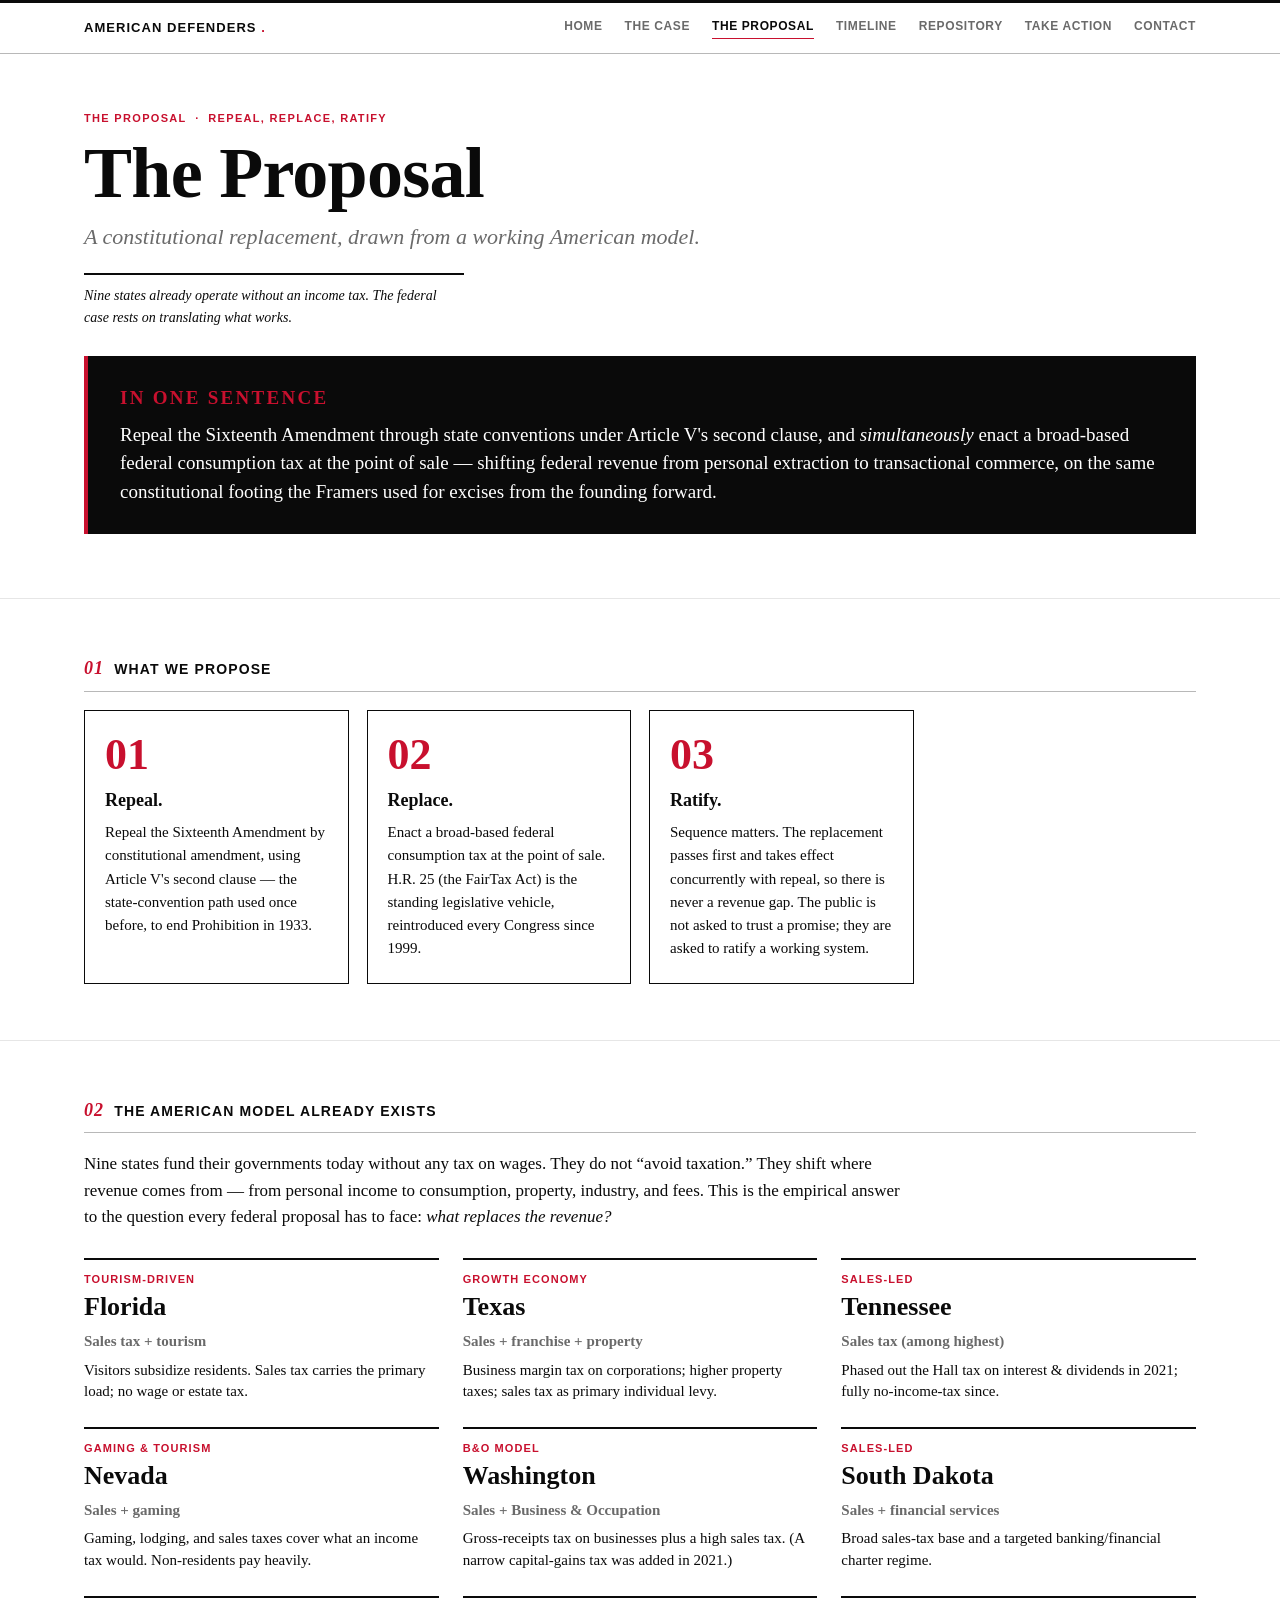
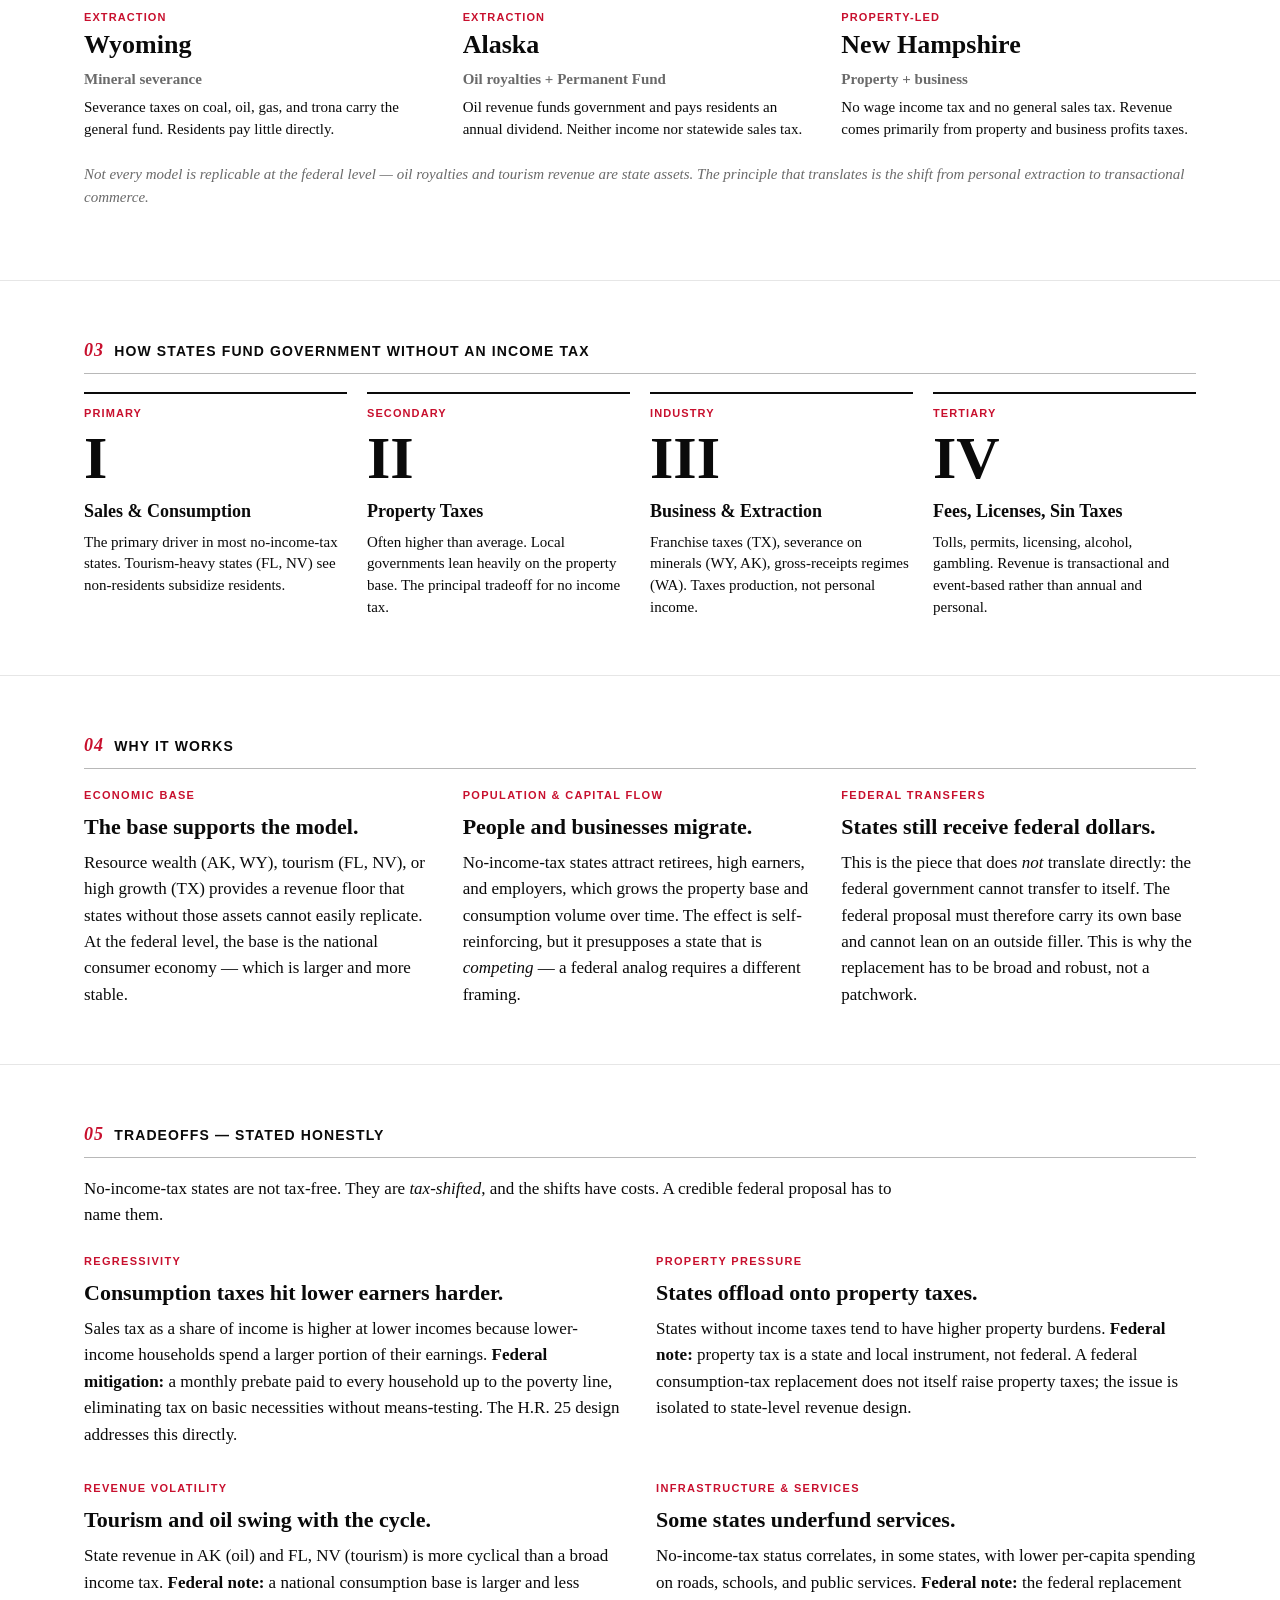
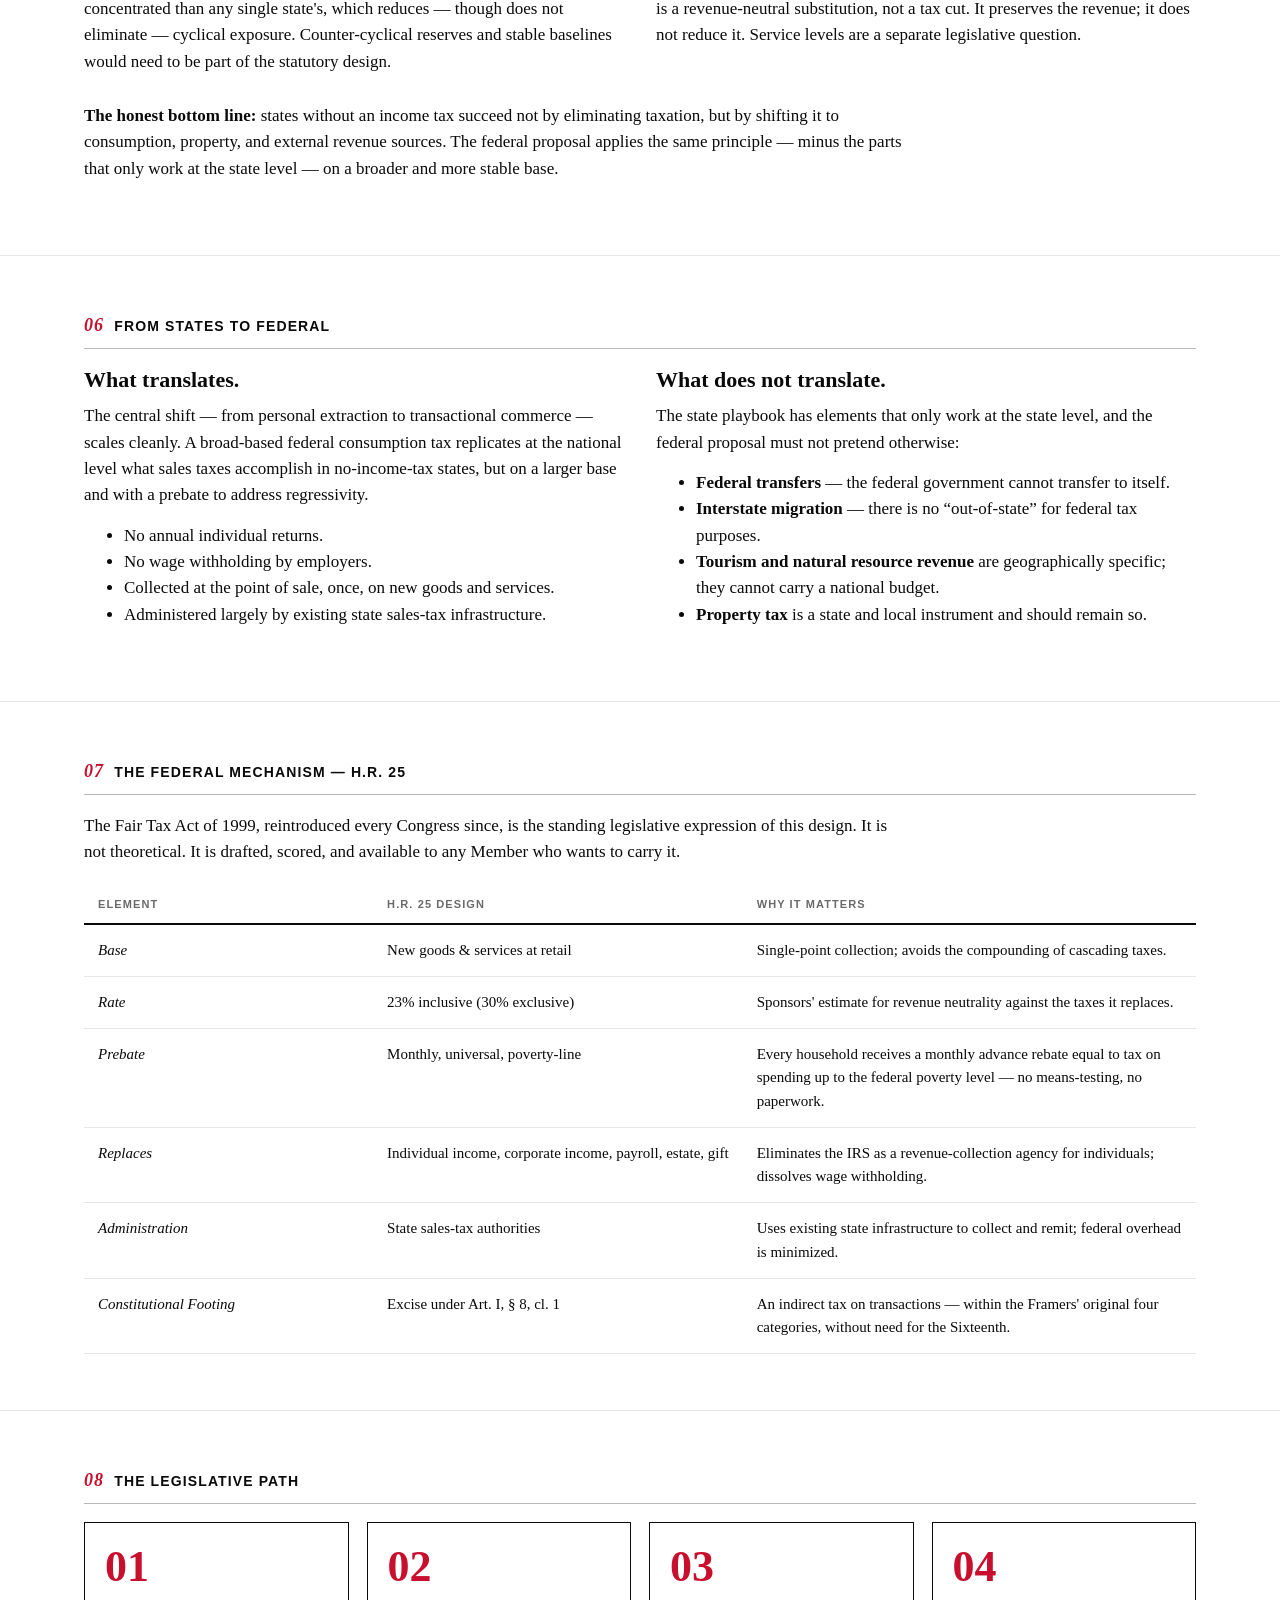
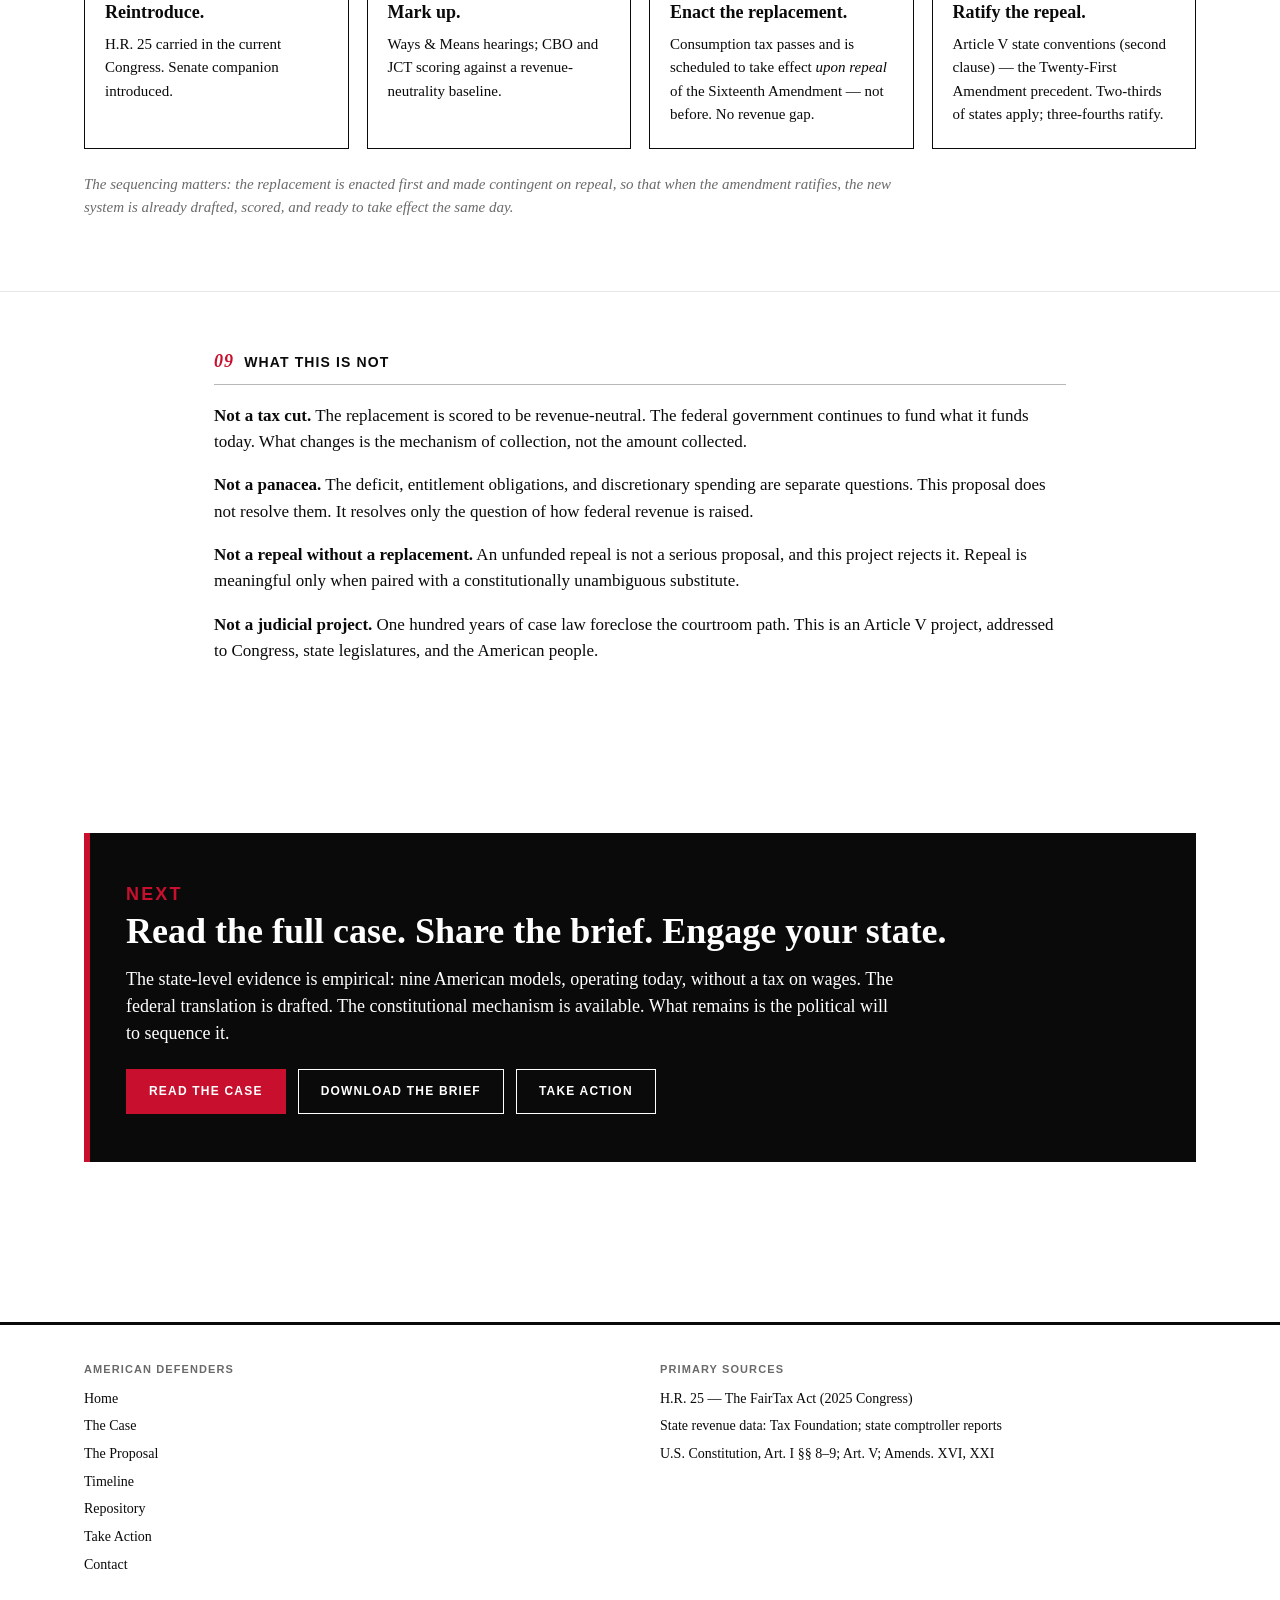
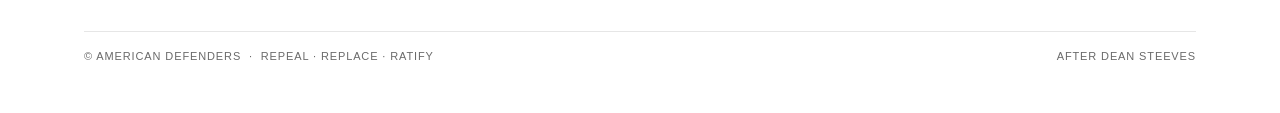
<file: site/proposal.html>
<!DOCTYPE html>
<html lang="en">
<head>
  <meta charset="UTF-8" />
  <meta name="viewport" content="width=device-width, initial-scale=1.0" />
  <title>The Proposal — American Defenders</title>
  <meta name="description" content="A constitutional replacement for the federal income tax, drawn from a working American model — nine states already do it." />
  <link rel="stylesheet" href="styles.css" />
</head>
<body>

<header class="masthead">
  <div class="inner">
    <a href="index.html" class="wordmark">American Defenders<span class="dot"> .</span></a>
    <nav class="primary">
      <a href="index.html">Home</a>
      <a href="case.html">The Case</a>
      <a href="proposal.html" class="active">The Proposal</a>
      <a href="timeline.html">Timeline</a>
      <a href="repository.html">Repository</a>
      <a href="act.html">Take Action</a>
      <a href="contact.html">Contact</a>
    </nav>
  </div>
</header>

<!-- ================================================== HERO -->
<section>
  <div class="container">
    <p class="eyebrow">The Proposal &nbsp;·&nbsp; Repeal, Replace, Ratify</p>
    <h1 class="display">The Proposal</h1>
    <p class="lede">A constitutional replacement, drawn from a working American model.</p>
    <p class="byline">Nine states already operate without an income tax. The federal case rests on translating what works.</p>

    <div class="thesis">
      <p class="eyebrow" style="margin-bottom:8px;">In One Sentence</p>
      <p>
        Repeal the Sixteenth Amendment through state conventions under Article V's second clause,
        and <em>simultaneously</em> enact a broad-based federal consumption tax at the point of sale
        &mdash; shifting federal revenue from personal extraction to transactional commerce, on the
        same constitutional footing the Framers used for excises from the founding forward.
      </p>
    </div>
  </div>
</section>

<!-- ================================================== THREE-PART PROPOSAL -->
<section>
  <div class="container">
    <h2 class="section"><span class="kicker-num">01</span>What We Propose</h2>

    <div class="steps">
      <div class="step">
        <div class="num">01</div>
        <h4>Repeal.</h4>
        <p>Repeal the Sixteenth Amendment by constitutional amendment, using Article V's second clause &mdash; the state-convention path used once before, to end Prohibition in 1933.</p>
      </div>
      <div class="step">
        <div class="num">02</div>
        <h4>Replace.</h4>
        <p>Enact a broad-based federal consumption tax at the point of sale. H.R. 25 (the FairTax Act) is the standing legislative vehicle, reintroduced every Congress since 1999.</p>
      </div>
      <div class="step">
        <div class="num">03</div>
        <h4>Ratify.</h4>
        <p>Sequence matters. The replacement passes first and takes effect concurrently with repeal, so there is never a revenue gap. The public is not asked to trust a promise; they are asked to ratify a working system.</p>
      </div>
    </div>
  </div>
</section>

<!-- ================================================== THE STATE MODEL -->
<section>
  <div class="container">
    <h2 class="section"><span class="kicker-num">02</span>The American Model Already Exists</h2>
    <p style="max-width:820px;">
      Nine states fund their governments today without any tax on wages. They do not &ldquo;avoid
      taxation.&rdquo; They shift where revenue comes from &mdash; from personal income to
      consumption, property, industry, and fees. This is the empirical answer to the question every
      federal proposal has to face: <em>what replaces the revenue?</em>
    </p>

    <div class="grid-3" style="margin-top:28px;">

      <div class="card">
        <p class="kicker">Tourism-Driven</p>
        <div class="roman" style="font-size:26px; font-weight:700;">Florida</div>
        <h4 style="font-size:15px; color:var(--mute); margin-top:2px;">Sales tax + tourism</h4>
        <p>Visitors subsidize residents. Sales tax carries the primary load; no wage or estate tax.</p>
      </div>

      <div class="card">
        <p class="kicker">Growth Economy</p>
        <div class="roman" style="font-size:26px; font-weight:700;">Texas</div>
        <h4 style="font-size:15px; color:var(--mute); margin-top:2px;">Sales + franchise + property</h4>
        <p>Business margin tax on corporations; higher property taxes; sales tax as primary individual levy.</p>
      </div>

      <div class="card">
        <p class="kicker">Sales-Led</p>
        <div class="roman" style="font-size:26px; font-weight:700;">Tennessee</div>
        <h4 style="font-size:15px; color:var(--mute); margin-top:2px;">Sales tax (among highest)</h4>
        <p>Phased out the Hall tax on interest &amp; dividends in 2021; fully no-income-tax since.</p>
      </div>

      <div class="card">
        <p class="kicker">Gaming &amp; Tourism</p>
        <div class="roman" style="font-size:26px; font-weight:700;">Nevada</div>
        <h4 style="font-size:15px; color:var(--mute); margin-top:2px;">Sales + gaming</h4>
        <p>Gaming, lodging, and sales taxes cover what an income tax would. Non-residents pay heavily.</p>
      </div>

      <div class="card">
        <p class="kicker">B&amp;O Model</p>
        <div class="roman" style="font-size:26px; font-weight:700;">Washington</div>
        <h4 style="font-size:15px; color:var(--mute); margin-top:2px;">Sales + Business &amp; Occupation</h4>
        <p>Gross-receipts tax on businesses plus a high sales tax. (A narrow capital-gains tax was added in 2021.)</p>
      </div>

      <div class="card">
        <p class="kicker">Sales-Led</p>
        <div class="roman" style="font-size:26px; font-weight:700;">South Dakota</div>
        <h4 style="font-size:15px; color:var(--mute); margin-top:2px;">Sales + financial services</h4>
        <p>Broad sales-tax base and a targeted banking/financial charter regime.</p>
      </div>

      <div class="card">
        <p class="kicker">Extraction</p>
        <div class="roman" style="font-size:26px; font-weight:700;">Wyoming</div>
        <h4 style="font-size:15px; color:var(--mute); margin-top:2px;">Mineral severance</h4>
        <p>Severance taxes on coal, oil, gas, and trona carry the general fund. Residents pay little directly.</p>
      </div>

      <div class="card">
        <p class="kicker">Extraction</p>
        <div class="roman" style="font-size:26px; font-weight:700;">Alaska</div>
        <h4 style="font-size:15px; color:var(--mute); margin-top:2px;">Oil royalties + Permanent Fund</h4>
        <p>Oil revenue funds government and pays residents an annual dividend. Neither income nor statewide sales tax.</p>
      </div>

      <div class="card">
        <p class="kicker">Property-Led</p>
        <div class="roman" style="font-size:26px; font-weight:700;">New Hampshire</div>
        <h4 style="font-size:15px; color:var(--mute); margin-top:2px;">Property + business</h4>
        <p>No wage income tax and no general sales tax. Revenue comes primarily from property and business profits taxes.</p>
      </div>

    </div>

    <p style="margin-top:22px; color:var(--mute); font-style:italic; font-size:15px;">
      Not every model is replicable at the federal level &mdash; oil royalties and tourism revenue
      are state assets. The principle that translates is the shift from personal extraction to
      transactional commerce.
    </p>
  </div>
</section>

<!-- ================================================== FOUR MECHANISMS -->
<section>
  <div class="container">
    <h2 class="section"><span class="kicker-num">03</span>How States Fund Government Without an Income Tax</h2>

    <div class="grid-4">
      <div class="card">
        <p class="kicker">Primary</p>
        <div class="roman">I</div>
        <h4>Sales &amp; Consumption</h4>
        <p>The primary driver in most no-income-tax states. Tourism-heavy states (FL, NV) see non-residents subsidize residents.</p>
      </div>
      <div class="card">
        <p class="kicker">Secondary</p>
        <div class="roman">II</div>
        <h4>Property Taxes</h4>
        <p>Often higher than average. Local governments lean heavily on the property base. The principal tradeoff for no income tax.</p>
      </div>
      <div class="card">
        <p class="kicker">Industry</p>
        <div class="roman">III</div>
        <h4>Business &amp; Extraction</h4>
        <p>Franchise taxes (TX), severance on minerals (WY, AK), gross-receipts regimes (WA). Taxes production, not personal income.</p>
      </div>
      <div class="card">
        <p class="kicker">Tertiary</p>
        <div class="roman">IV</div>
        <h4>Fees, Licenses, Sin Taxes</h4>
        <p>Tolls, permits, licensing, alcohol, gambling. Revenue is transactional and event-based rather than annual and personal.</p>
      </div>
    </div>
  </div>
</section>

<!-- ================================================== STRUCTURAL ADVANTAGES -->
<section>
  <div class="container">
    <h2 class="section"><span class="kicker-num">04</span>Why It Works</h2>

    <div class="grid-3">
      <div>
        <p class="eyebrow">Economic Base</p>
        <h3>The base supports the model.</h3>
        <p style="margin:8px 0 0 0;">Resource wealth (AK, WY), tourism (FL, NV), or high growth (TX) provides a revenue floor that states without those assets cannot easily replicate. At the federal level, the base is the national consumer economy &mdash; which is larger and more stable.</p>
      </div>
      <div>
        <p class="eyebrow">Population &amp; Capital Flow</p>
        <h3>People and businesses migrate.</h3>
        <p style="margin:8px 0 0 0;">No-income-tax states attract retirees, high earners, and employers, which grows the property base and consumption volume over time. The effect is self-reinforcing, but it presupposes a state that is <em>competing</em> &mdash; a federal analog requires a different framing.</p>
      </div>
      <div>
        <p class="eyebrow">Federal Transfers</p>
        <h3>States still receive federal dollars.</h3>
        <p style="margin:8px 0 0 0;">This is the piece that does <em>not</em> translate directly: the federal government cannot transfer to itself. The federal proposal must therefore carry its own base and cannot lean on an outside filler. This is why the replacement has to be broad and robust, not a patchwork.</p>
      </div>
    </div>
  </div>
</section>

<!-- ================================================== TRADEOFFS (HONEST) -->
<section>
  <div class="container">
    <h2 class="section"><span class="kicker-num">05</span>Tradeoffs — Stated Honestly</h2>
    <p style="max-width:820px;">
      No-income-tax states are not tax-free. They are <em>tax-shifted</em>, and the shifts have
      costs. A credible federal proposal has to name them.
    </p>

    <div class="grid-2" style="margin-top:24px;">
      <div>
        <p class="eyebrow">Regressivity</p>
        <h3>Consumption taxes hit lower earners harder.</h3>
        <p style="margin:8px 0 0 0;">Sales tax as a share of income is higher at lower incomes because lower-income households spend a larger portion of their earnings. <strong>Federal mitigation:</strong> a monthly prebate paid to every household up to the poverty line, eliminating tax on basic necessities without means-testing. The H.R. 25 design addresses this directly.</p>
      </div>
      <div>
        <p class="eyebrow">Property Pressure</p>
        <h3>States offload onto property taxes.</h3>
        <p style="margin:8px 0 0 0;">States without income taxes tend to have higher property burdens. <strong>Federal note:</strong> property tax is a state and local instrument, not federal. A federal consumption-tax replacement does not itself raise property taxes; the issue is isolated to state-level revenue design.</p>
      </div>
      <div>
        <p class="eyebrow">Revenue Volatility</p>
        <h3>Tourism and oil swing with the cycle.</h3>
        <p style="margin:8px 0 0 0;">State revenue in AK (oil) and FL, NV (tourism) is more cyclical than a broad income tax. <strong>Federal note:</strong> a national consumption base is larger and less concentrated than any single state's, which reduces &mdash; though does not eliminate &mdash; cyclical exposure. Counter-cyclical reserves and stable baselines would need to be part of the statutory design.</p>
      </div>
      <div>
        <p class="eyebrow">Infrastructure &amp; Services</p>
        <h3>Some states underfund services.</h3>
        <p style="margin:8px 0 0 0;">No-income-tax status correlates, in some states, with lower per-capita spending on roads, schools, and public services. <strong>Federal note:</strong> the federal replacement is a revenue-neutral substitution, not a tax cut. It preserves the revenue; it does not reduce it. Service levels are a separate legislative question.</p>
      </div>
    </div>

    <p style="margin-top:28px; font-size:17px; max-width:820px;">
      <strong>The honest bottom line:</strong> states without an income tax succeed not by
      eliminating taxation, but by shifting it to consumption, property, and external revenue
      sources. The federal proposal applies the same principle &mdash; minus the parts that only
      work at the state level &mdash; on a broader and more stable base.
    </p>
  </div>
</section>

<!-- ================================================== FROM STATES TO FEDERAL -->
<section>
  <div class="container">
    <h2 class="section"><span class="kicker-num">06</span>From States to Federal</h2>

    <div class="grid-2">
      <div>
        <h3>What translates.</h3>
        <p style="margin:8px 0 0 0;">
          The central shift &mdash; from personal extraction to transactional commerce &mdash;
          scales cleanly. A broad-based federal consumption tax replicates at the national level
          what sales taxes accomplish in no-income-tax states, but on a larger base and with a
          prebate to address regressivity.
        </p>
        <ul style="margin-top:14px;">
          <li>No annual individual returns.</li>
          <li>No wage withholding by employers.</li>
          <li>Collected at the point of sale, once, on new goods and services.</li>
          <li>Administered largely by existing state sales-tax infrastructure.</li>
        </ul>
      </div>

      <div>
        <h3>What does not translate.</h3>
        <p style="margin:8px 0 0 0;">
          The state playbook has elements that only work at the state level, and the federal
          proposal must not pretend otherwise:
        </p>
        <ul style="margin-top:14px;">
          <li><strong>Federal transfers</strong> &mdash; the federal government cannot transfer to itself.</li>
          <li><strong>Interstate migration</strong> &mdash; there is no &ldquo;out-of-state&rdquo; for federal tax purposes.</li>
          <li><strong>Tourism and natural resource revenue</strong> are geographically specific; they cannot carry a national budget.</li>
          <li><strong>Property tax</strong> is a state and local instrument and should remain so.</li>
        </ul>
      </div>
    </div>
  </div>
</section>

<!-- ================================================== THE FEDERAL MECHANISM -->
<section>
  <div class="container">
    <h2 class="section"><span class="kicker-num">07</span>The Federal Mechanism — H.R. 25</h2>
    <p style="max-width:820px;">
      The Fair Tax Act of 1999, reintroduced every Congress since, is the standing legislative
      expression of this design. It is not theoretical. It is drafted, scored, and available to
      any Member who wants to carry it.
    </p>

    <table class="cases" style="margin-top:20px;">
      <thead>
        <tr>
          <th>Element</th>
          <th>H.R. 25 Design</th>
          <th>Why It Matters</th>
        </tr>
      </thead>
      <tbody>
        <tr>
          <td class="case">Base</td>
          <td class="cite">New goods &amp; services at retail</td>
          <td>Single-point collection; avoids the compounding of cascading taxes.</td>
        </tr>
        <tr>
          <td class="case">Rate</td>
          <td class="cite">23% inclusive (30% exclusive)</td>
          <td>Sponsors' estimate for revenue neutrality against the taxes it replaces.</td>
        </tr>
        <tr>
          <td class="case">Prebate</td>
          <td class="cite">Monthly, universal, poverty-line</td>
          <td>Every household receives a monthly advance rebate equal to tax on spending up to the federal poverty level &mdash; no means-testing, no paperwork.</td>
        </tr>
        <tr>
          <td class="case">Replaces</td>
          <td class="cite">Individual income, corporate income, payroll, estate, gift</td>
          <td>Eliminates the IRS as a revenue-collection agency for individuals; dissolves wage withholding.</td>
        </tr>
        <tr>
          <td class="case">Administration</td>
          <td class="cite">State sales-tax authorities</td>
          <td>Uses existing state infrastructure to collect and remit; federal overhead is minimized.</td>
        </tr>
        <tr>
          <td class="case">Constitutional Footing</td>
          <td class="cite">Excise under Art. I, § 8, cl. 1</td>
          <td>An indirect tax on transactions &mdash; within the Framers' original four categories, without need for the Sixteenth.</td>
        </tr>
      </tbody>
    </table>
  </div>
</section>

<!-- ================================================== THE LEGISLATIVE PATH -->
<section>
  <div class="container">
    <h2 class="section"><span class="kicker-num">08</span>The Legislative Path</h2>

    <div class="steps">
      <div class="step">
        <div class="num">01</div>
        <h4>Reintroduce.</h4>
        <p>H.R. 25 carried in the current Congress. Senate companion introduced.</p>
      </div>
      <div class="step">
        <div class="num">02</div>
        <h4>Mark up.</h4>
        <p>Ways &amp; Means hearings; CBO and JCT scoring against a revenue-neutrality baseline.</p>
      </div>
      <div class="step">
        <div class="num">03</div>
        <h4>Enact the replacement.</h4>
        <p>Consumption tax passes and is scheduled to take effect <em>upon repeal</em> of the Sixteenth Amendment &mdash; not before. No revenue gap.</p>
      </div>
      <div class="step">
        <div class="num">04</div>
        <h4>Ratify the repeal.</h4>
        <p>Article V state conventions (second clause) &mdash; the Twenty-First Amendment precedent. Two-thirds of states apply; three-fourths ratify.</p>
      </div>
    </div>

    <p style="margin-top:24px; font-size:15px; color:var(--mute); font-style:italic; max-width:820px;">
      The sequencing matters: the replacement is enacted first and made contingent on repeal, so
      that when the amendment ratifies, the new system is already drafted, scored, and ready to
      take effect the same day.
    </p>
  </div>
</section>

<!-- ================================================== WHAT THIS IS NOT -->
<section>
  <div class="container" style="max-width:900px;">
    <h2 class="section"><span class="kicker-num">09</span>What This Is Not</h2>

    <p><strong>Not a tax cut.</strong> The replacement is scored to be revenue-neutral. The
    federal government continues to fund what it funds today. What changes is the mechanism of
    collection, not the amount collected.</p>

    <p><strong>Not a panacea.</strong> The deficit, entitlement obligations, and discretionary
    spending are separate questions. This proposal does not resolve them. It resolves only the
    question of how federal revenue is raised.</p>

    <p><strong>Not a repeal without a replacement.</strong> An unfunded repeal is not a serious
    proposal, and this project rejects it. Repeal is meaningful only when paired with a
    constitutionally unambiguous substitute.</p>

    <p><strong>Not a judicial project.</strong> One hundred years of case law foreclose the
    courtroom path. This is an Article V project, addressed to Congress, state legislatures,
    and the American people.</p>
  </div>
</section>

<!-- ================================================== CTA -->
<section style="border-top:0;">
  <div class="container">
    <div class="cta">
      <p class="eyebrow">Next</p>
      <h2>Read the full case. Share the brief. Engage your state.</h2>
      <p>
        The state-level evidence is empirical: nine American models, operating today,
        without a tax on wages. The federal translation is drafted. The constitutional
        mechanism is available. What remains is the political will to sequence it.
      </p>
      <div class="cta-buttons">
        <a class="btn solid" href="case.html">Read the Case</a>
        <a class="btn" href="repository.html">Download the Brief</a>
        <a class="btn" href="act.html">Take Action</a>
      </div>
    </div>
  </div>
</section>

<footer class="site">
  <div class="inner">
    <div>
      <h5>American Defenders</h5>
      <ul>
        <li><a href="index.html">Home</a></li>
        <li><a href="case.html">The Case</a></li>
        <li><a href="proposal.html">The Proposal</a></li>
        <li><a href="timeline.html">Timeline</a></li>
        <li><a href="repository.html">Repository</a></li>
        <li><a href="act.html">Take Action</a></li>
        <li><a href="contact.html">Contact</a></li>
      </ul>
    </div>
    <div>
      <h5>Primary Sources</h5>
      <ul>
        <li>H.R. 25 — The FairTax Act (2025 Congress)</li>
        <li>State revenue data: Tax Foundation; state comptroller reports</li>
        <li>U.S. Constitution, Art. I §§ 8–9; Art. V; Amends. XVI, XXI</li>
      </ul>
    </div>
    <div class="rule">
      <span>© American Defenders &nbsp;·&nbsp; Repeal · Replace · Ratify</span>
      <span>After Dean Steeves</span>
    </div>
  </div>
</footer>

</body>
</html>
</file>
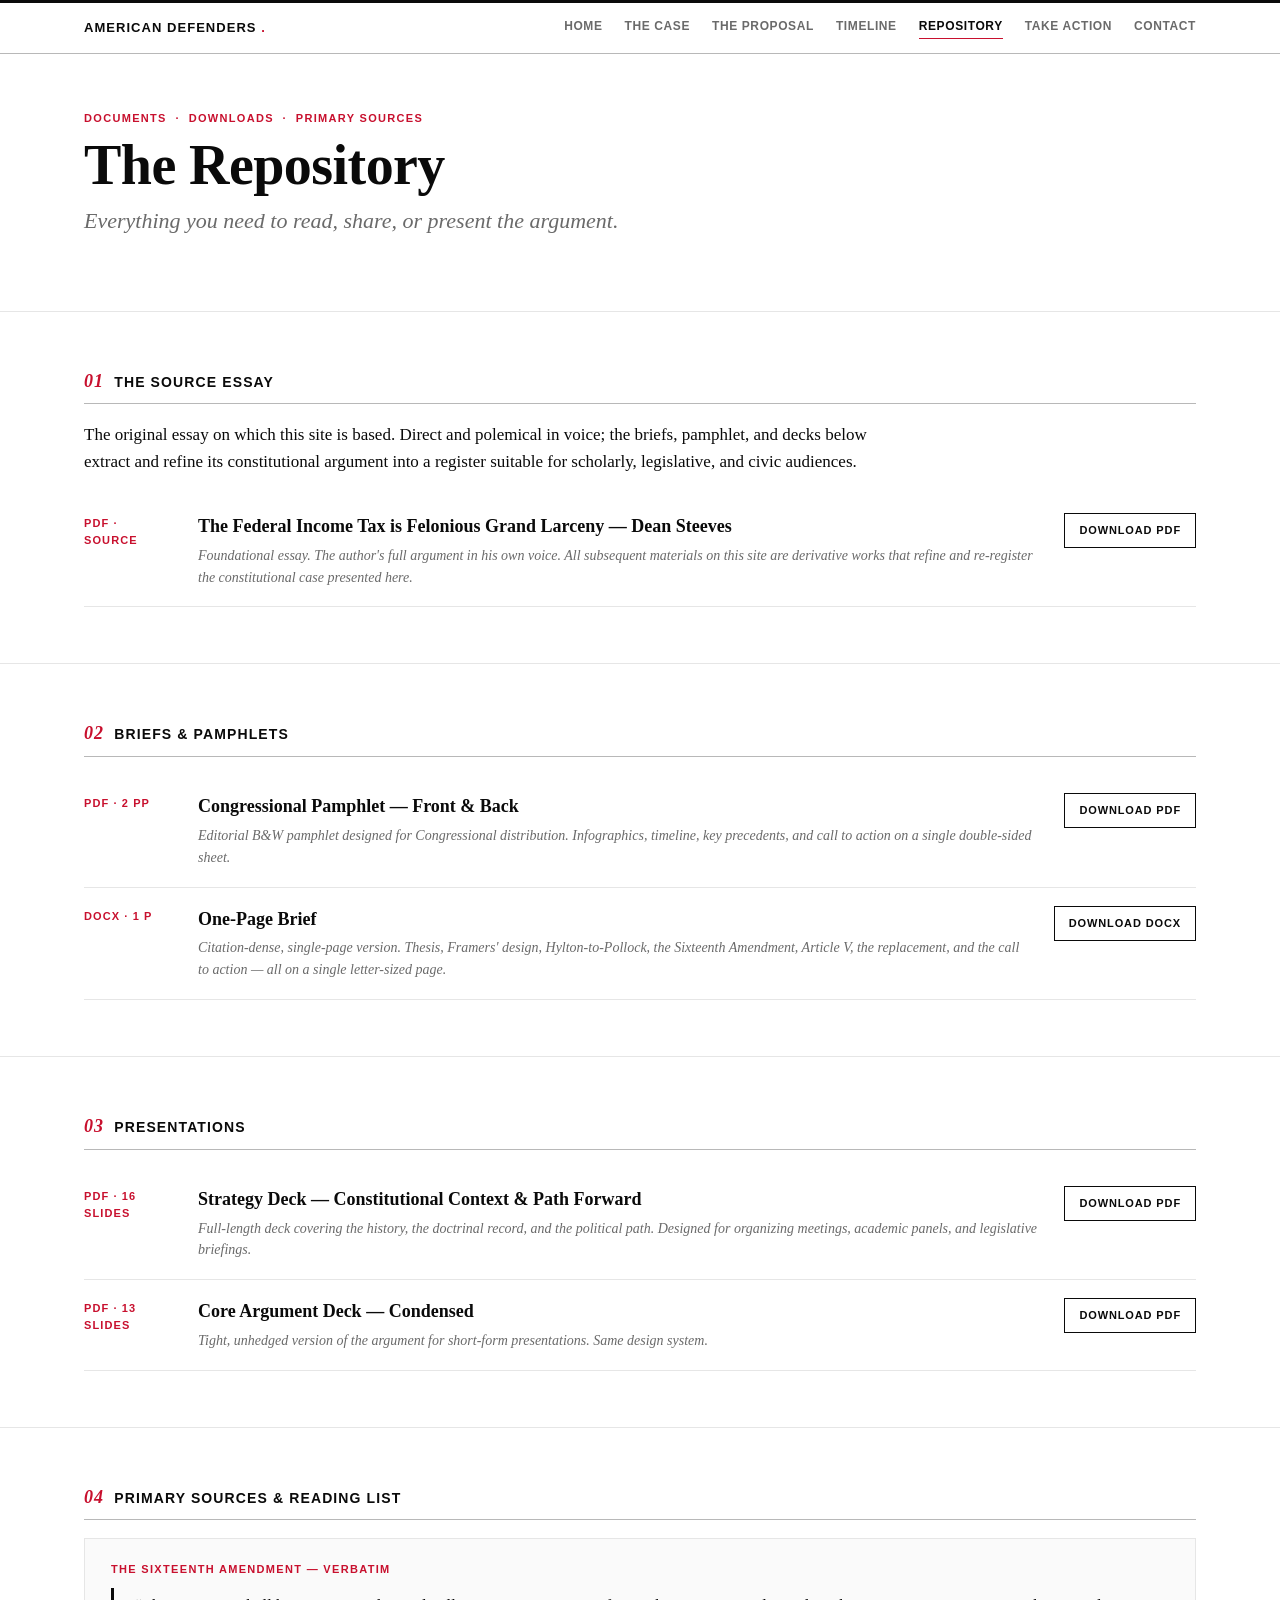
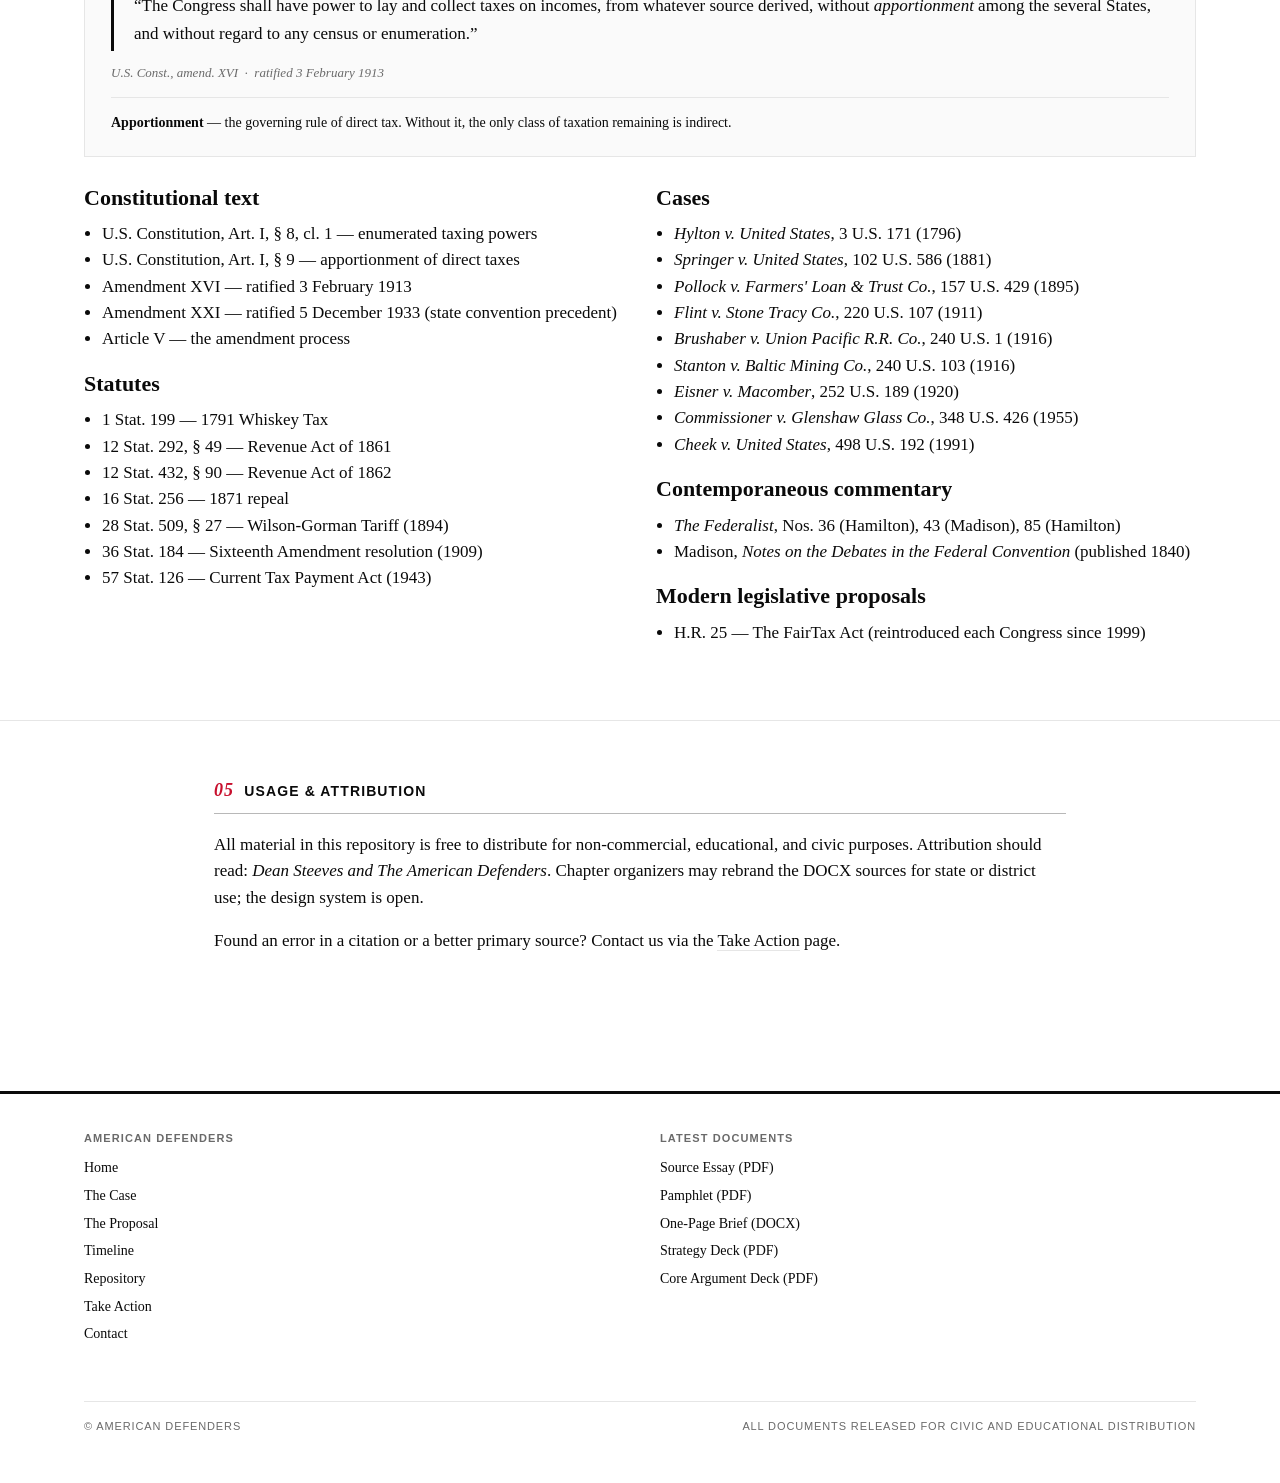
<file: site/repository.html>
<!DOCTYPE html>
<html lang="en">
<head>
  <meta charset="UTF-8" />
  <meta name="viewport" content="width=device-width, initial-scale=1.0" />
  <title>Repository — American Defenders</title>
  <meta name="description" content="Downloadable briefs, pamphlets, and presentation materials supporting the constitutional case for reconsidering the federal income tax." />
  <link rel="stylesheet" href="styles.css" />
</head>
<body>

<header class="masthead">
  <div class="inner">
    <a href="index.html" class="wordmark">American Defenders<span class="dot"> .</span></a>
    <nav class="primary">
      <a href="index.html">Home</a>
      <a href="case.html">The Case</a>
      <a href="proposal.html">The Proposal</a>
      <a href="timeline.html">Timeline</a>
      <a href="repository.html" class="active">Repository</a>
      <a href="act.html">Take Action</a>
      <a href="contact.html">Contact</a>
    </nav>
  </div>
</header>

<section>
  <div class="container">
    <p class="eyebrow">Documents &nbsp;·&nbsp; Downloads &nbsp;·&nbsp; Primary Sources</p>
    <h1 class="display" style="font-size:clamp(32px,4.5vw,56px);">The Repository</h1>
    <p class="lede">Everything you need to read, share, or present the argument.</p>
  </div>
</section>

<!-- ========================================================== SOURCE ESSAY -->
<section style="border-top:1px solid var(--hair);">
  <div class="container">
    <h2 class="section"><span class="kicker-num">01</span>The Source Essay</h2>
    <p style="max-width:820px; margin:0 0 20px 0;">
      The original essay on which this site is based. Direct and polemical in voice; the
      briefs, pamphlet, and decks below extract and refine its constitutional argument into
      a register suitable for scholarly, legislative, and civic audiences.
    </p>

    <ul class="doc-list">
      <li>
        <div class="doc-tag">PDF · Source</div>
        <div class="doc-meta">
          <div class="t">The Federal Income Tax is Felonious Grand Larceny &mdash; Dean Steeves</div>
          <div class="d">Foundational essay. The author's full argument in his own voice. All subsequent materials on this site are derivative works that refine and re-register the constitutional case presented here.</div>
        </div>
        <a class="get" href="documents/Steeves_Source_Essay.pdf" download>Download PDF</a>
      </li>
    </ul>
  </div>
</section>

<!-- ========================================================== BRIEFS & PAMPHLETS -->
<section>
  <div class="container">
    <h2 class="section"><span class="kicker-num">02</span>Briefs &amp; Pamphlets</h2>

    <ul class="doc-list">
      <li>
        <div class="doc-tag">PDF · 2 pp</div>
        <div class="doc-meta">
          <div class="t">Congressional Pamphlet — Front &amp; Back</div>
          <div class="d">Editorial B&amp;W pamphlet designed for Congressional distribution. Infographics, timeline, key precedents, and call to action on a single double-sided sheet.</div>
        </div>
        <a class="get" href="documents/Steeves_Congressional_Pamphlet.pdf" download>Download PDF</a>
      </li>

      <li>
        <div class="doc-tag">DOCX · 1 p</div>
        <div class="doc-meta">
          <div class="t">One-Page Brief</div>
          <div class="d">Citation-dense, single-page version. Thesis, Framers' design, Hylton-to-Pollock, the Sixteenth Amendment, Article V, the replacement, and the call to action &mdash; all on a single letter-sized page.</div>
        </div>
        <a class="get" href="documents/Steeves_One_Page_Brief.docx" download>Download DOCX</a>
      </li>
    </ul>
  </div>
</section>

<!-- ========================================================== PRESENTATIONS -->
<section>
  <div class="container">
    <h2 class="section"><span class="kicker-num">03</span>Presentations</h2>

    <ul class="doc-list">
      <li>
        <div class="doc-tag">PDF · 16 slides</div>
        <div class="doc-meta">
          <div class="t">Strategy Deck — Constitutional Context &amp; Path Forward</div>
          <div class="d">Full-length deck covering the history, the doctrinal record, and the political path. Designed for organizing meetings, academic panels, and legislative briefings.</div>
        </div>
        <a class="get" href="documents/Steeves_16th_Amendment_Deck.pdf" download>Download PDF</a>
      </li>

      <li>
        <div class="doc-tag">PDF · 13 slides</div>
        <div class="doc-meta">
          <div class="t">Core Argument Deck — Condensed</div>
          <div class="d">Tight, unhedged version of the argument for short-form presentations. Same design system.</div>
        </div>
        <a class="get" href="documents/Steeves_Core_Argument_Deck.pdf" download>Download PDF</a>
      </li>
    </ul>
  </div>
</section>

<!-- ========================================================== PRIMARY SOURCES -->
<section>
  <div class="container">
    <h2 class="section"><span class="kicker-num">04</span>Primary Sources &amp; Reading List</h2>

    <div style="border:1px solid var(--hair); padding:22px 26px; margin:0 0 28px 0; background:#fafafa;">
      <p class="eyebrow" style="margin-bottom:10px;">The Sixteenth Amendment &mdash; Verbatim</p>
      <blockquote style="border-left:3px solid var(--ink); padding:4px 0 4px 20px; margin:0; font-family:Georgia, serif; font-size:17px; line-height:1.6; color:var(--ink);">
        &ldquo;The Congress shall have power to lay and collect taxes on incomes, from whatever
        source derived, without <em>apportionment</em> among the several States, and without
        regard to any census or enumeration.&rdquo;
      </blockquote>
      <p style="font-size:13px; color:var(--mute); margin:12px 0 0 0; font-style:italic;">
        U.S. Const., amend. XVI &nbsp;·&nbsp; ratified 3 February 1913
      </p>
      <p style="font-size:14px; color:var(--ink); margin:14px 0 0 0; border-top:1px solid var(--hair); padding-top:14px;">
        <strong>Apportionment</strong> &mdash; the governing rule of direct tax.
        Without it, the only class of taxation remaining is indirect.
      </p>
    </div>

    <div class="grid-2">
      <div>
        <h3>Constitutional text</h3>
        <ul style="margin:0 0 18px 18px; padding:0;">
          <li>U.S. Constitution, Art. I, §&nbsp;8, cl.&nbsp;1 &mdash; enumerated taxing powers</li>
          <li>U.S. Constitution, Art. I, §&nbsp;9 &mdash; apportionment of direct taxes</li>
          <li>Amendment XVI &mdash; ratified 3 February 1913</li>
          <li>Amendment XXI &mdash; ratified 5 December 1933 (state convention precedent)</li>
          <li>Article V &mdash; the amendment process</li>
        </ul>

        <h3>Statutes</h3>
        <ul style="margin:0 0 18px 18px; padding:0;">
          <li>1 Stat. 199 &mdash; 1791 Whiskey Tax</li>
          <li>12 Stat. 292, §&nbsp;49 &mdash; Revenue Act of 1861</li>
          <li>12 Stat. 432, §&nbsp;90 &mdash; Revenue Act of 1862</li>
          <li>16 Stat. 256 &mdash; 1871 repeal</li>
          <li>28 Stat. 509, §&nbsp;27 &mdash; Wilson-Gorman Tariff (1894)</li>
          <li>36 Stat. 184 &mdash; Sixteenth Amendment resolution (1909)</li>
          <li>57 Stat. 126 &mdash; Current Tax Payment Act (1943)</li>
        </ul>
      </div>

      <div>
        <h3>Cases</h3>
        <ul style="margin:0 0 18px 18px; padding:0;">
          <li><em>Hylton v. United States</em>, 3 U.S. 171 (1796)</li>
          <li><em>Springer v. United States</em>, 102 U.S. 586 (1881)</li>
          <li><em>Pollock v. Farmers' Loan &amp; Trust Co.</em>, 157 U.S. 429 (1895)</li>
          <li><em>Flint v. Stone Tracy Co.</em>, 220 U.S. 107 (1911)</li>
          <li><em>Brushaber v. Union Pacific R.R. Co.</em>, 240 U.S. 1 (1916)</li>
          <li><em>Stanton v. Baltic Mining Co.</em>, 240 U.S. 103 (1916)</li>
          <li><em>Eisner v. Macomber</em>, 252 U.S. 189 (1920)</li>
          <li><em>Commissioner v. Glenshaw Glass Co.</em>, 348 U.S. 426 (1955)</li>
          <li><em>Cheek v. United States</em>, 498 U.S. 192 (1991)</li>
        </ul>

        <h3>Contemporaneous commentary</h3>
        <ul style="margin:0 0 18px 18px; padding:0;">
          <li><em>The Federalist</em>, Nos. 36 (Hamilton), 43 (Madison), 85 (Hamilton)</li>
          <li>Madison, <em>Notes on the Debates in the Federal Convention</em> (published 1840)</li>
        </ul>

        <h3>Modern legislative proposals</h3>
        <ul style="margin:0 0 18px 18px; padding:0;">
          <li>H.R. 25 &mdash; The FairTax Act (reintroduced each Congress since 1999)</li>
        </ul>
      </div>
    </div>
  </div>
</section>

<!-- ========================================================== USAGE -->
<section>
  <div class="container" style="max-width:900px;">
    <h2 class="section"><span class="kicker-num">05</span>Usage &amp; Attribution</h2>
    <p>
      All material in this repository is free to distribute for non-commercial, educational, and
      civic purposes. Attribution should read: <em>Dean Steeves and The American Defenders</em>.
      Chapter organizers may rebrand the DOCX sources for state or district use; the design
      system is open.
    </p>
    <p>
      Found an error in a citation or a better primary source? Contact us via the
      <a href="act.html">Take Action</a> page.
    </p>
  </div>
</section>

<footer class="site">
  <div class="inner">
    <div>
      <h5>American Defenders</h5>
      <ul>
        <li><a href="index.html">Home</a></li>
        <li><a href="case.html">The Case</a></li>
        <li><a href="proposal.html">The Proposal</a></li>
        <li><a href="timeline.html">Timeline</a></li>
        <li><a href="repository.html">Repository</a></li>
        <li><a href="act.html">Take Action</a></li>
        <li><a href="contact.html">Contact</a></li>
      </ul>
    </div>
    <div>
      <h5>Latest Documents</h5>
      <ul>
        <li><a href="documents/Steeves_Source_Essay.pdf">Source Essay (PDF)</a></li>
        <li><a href="documents/Steeves_Congressional_Pamphlet.pdf">Pamphlet (PDF)</a></li>
        <li><a href="documents/Steeves_One_Page_Brief.docx">One-Page Brief (DOCX)</a></li>
        <li><a href="documents/Steeves_16th_Amendment_Deck.pdf">Strategy Deck (PDF)</a></li>
        <li><a href="documents/Steeves_Core_Argument_Deck.pdf">Core Argument Deck (PDF)</a></li>
      </ul>
    </div>
    <div class="rule">
      <span>© American Defenders</span>
      <span>All documents released for civic and educational distribution</span>
    </div>
  </div>
</footer>

</body>
</html>
</file>
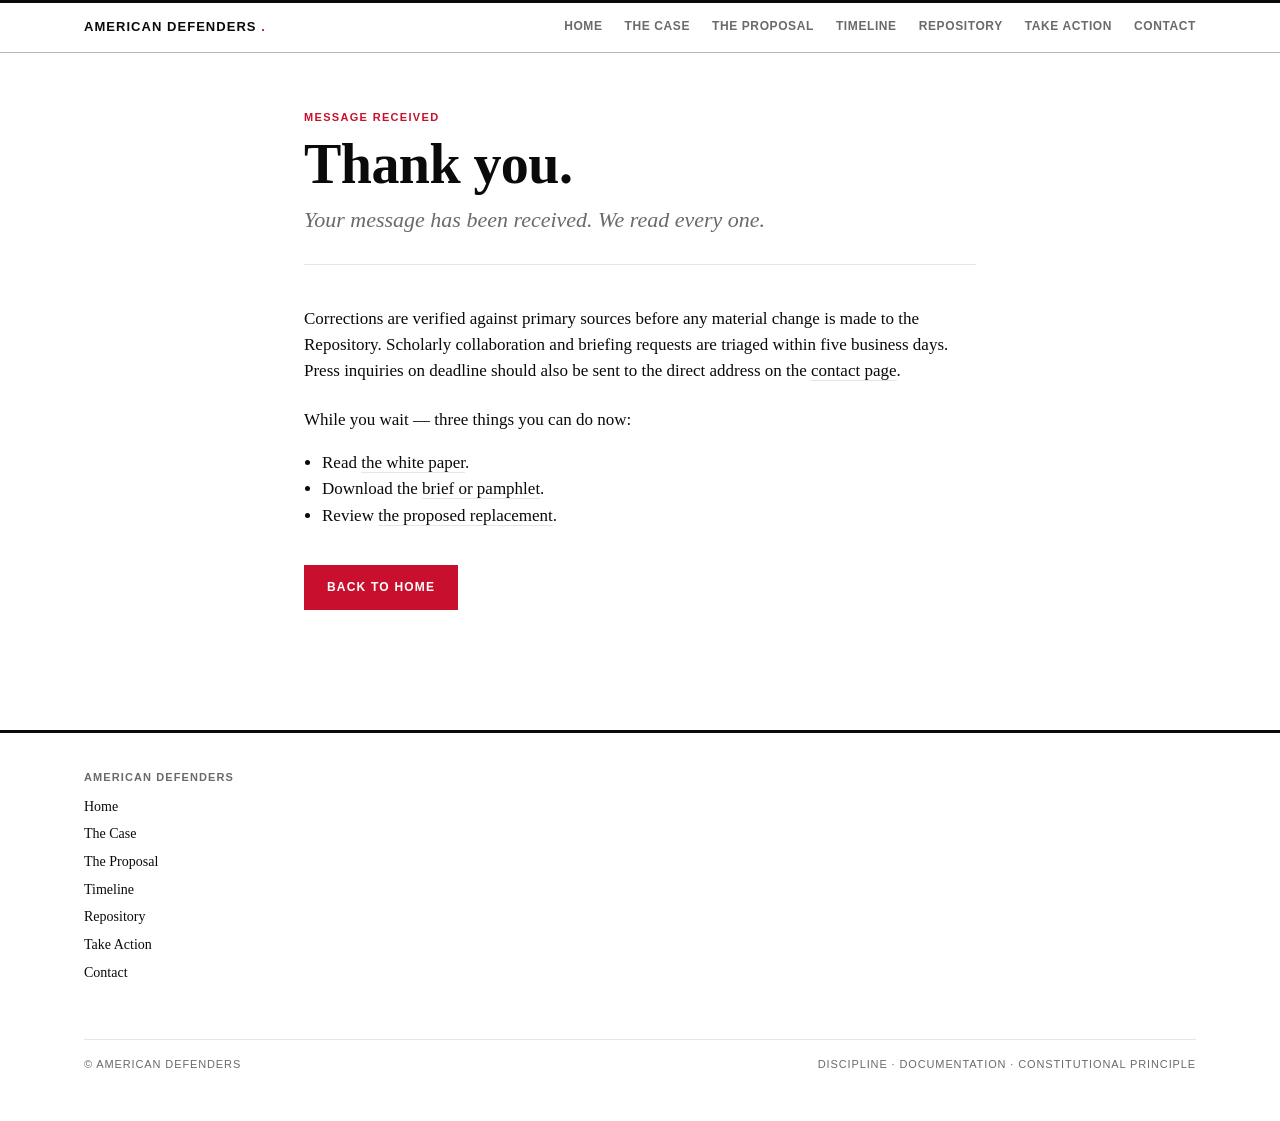
<file: site/thank-you.html>
<!DOCTYPE html>
<html lang="en">
<head>
  <meta charset="UTF-8" />
  <meta name="viewport" content="width=device-width, initial-scale=1.0" />
  <title>Thank You — American Defenders</title>
  <meta name="description" content="Your message has been received." />
  <link rel="stylesheet" href="styles.css" />
</head>
<body>

<header class="masthead">
  <div class="inner">
    <a href="index.html" class="wordmark">American Defenders<span class="dot"> .</span></a>
    <nav class="primary">
      <a href="index.html">Home</a>
      <a href="case.html">The Case</a>
      <a href="proposal.html">The Proposal</a>
      <a href="timeline.html">Timeline</a>
      <a href="repository.html">Repository</a>
      <a href="act.html">Take Action</a>
      <a href="contact.html">Contact</a>
    </nav>
  </div>
</header>

<section>
  <div class="container" style="max-width:720px;">
    <p class="eyebrow">Message Received</p>
    <h1 class="display" style="font-size:clamp(32px,4.5vw,56px);">Thank you.</h1>
    <p class="lede">Your message has been received. We read every one.</p>

    <div style="border-top:1px solid var(--hair); margin-top:28px; padding-top:24px;">
      <p>
        Corrections are verified against primary sources before any material change is made to
        the Repository. Scholarly collaboration and briefing requests are triaged within five
        business days. Press inquiries on deadline should also be sent to the direct address
        on the <a href="contact.html">contact page</a>.
      </p>
      <p style="margin-top:22px;">
        While you wait &mdash; three things you can do now:
      </p>
      <ul style="margin:14px 0 0 18px; padding:0;">
        <li>Read <a href="case.html">the white paper</a>.</li>
        <li>Download the <a href="repository.html">brief or pamphlet</a>.</li>
        <li>Review <a href="proposal.html">the proposed replacement</a>.</li>
      </ul>
    </div>

    <div class="cta-buttons" style="margin-top:36px;">
      <a class="btn solid" href="index.html">Back to home</a>
      <a class="btn" href="repository.html">Go to the Repository</a>
    </div>
  </div>
</section>

<footer class="site">
  <div class="inner">
    <div>
      <h5>American Defenders</h5>
      <ul>
        <li><a href="index.html">Home</a></li>
        <li><a href="case.html">The Case</a></li>
        <li><a href="proposal.html">The Proposal</a></li>
        <li><a href="timeline.html">Timeline</a></li>
        <li><a href="repository.html">Repository</a></li>
        <li><a href="act.html">Take Action</a></li>
        <li><a href="contact.html">Contact</a></li>
      </ul>
    </div>
    <div class="rule">
      <span>© American Defenders</span>
      <span>Discipline · Documentation · Constitutional principle</span>
    </div>
  </div>
</footer>

</body>
</html>
</file>
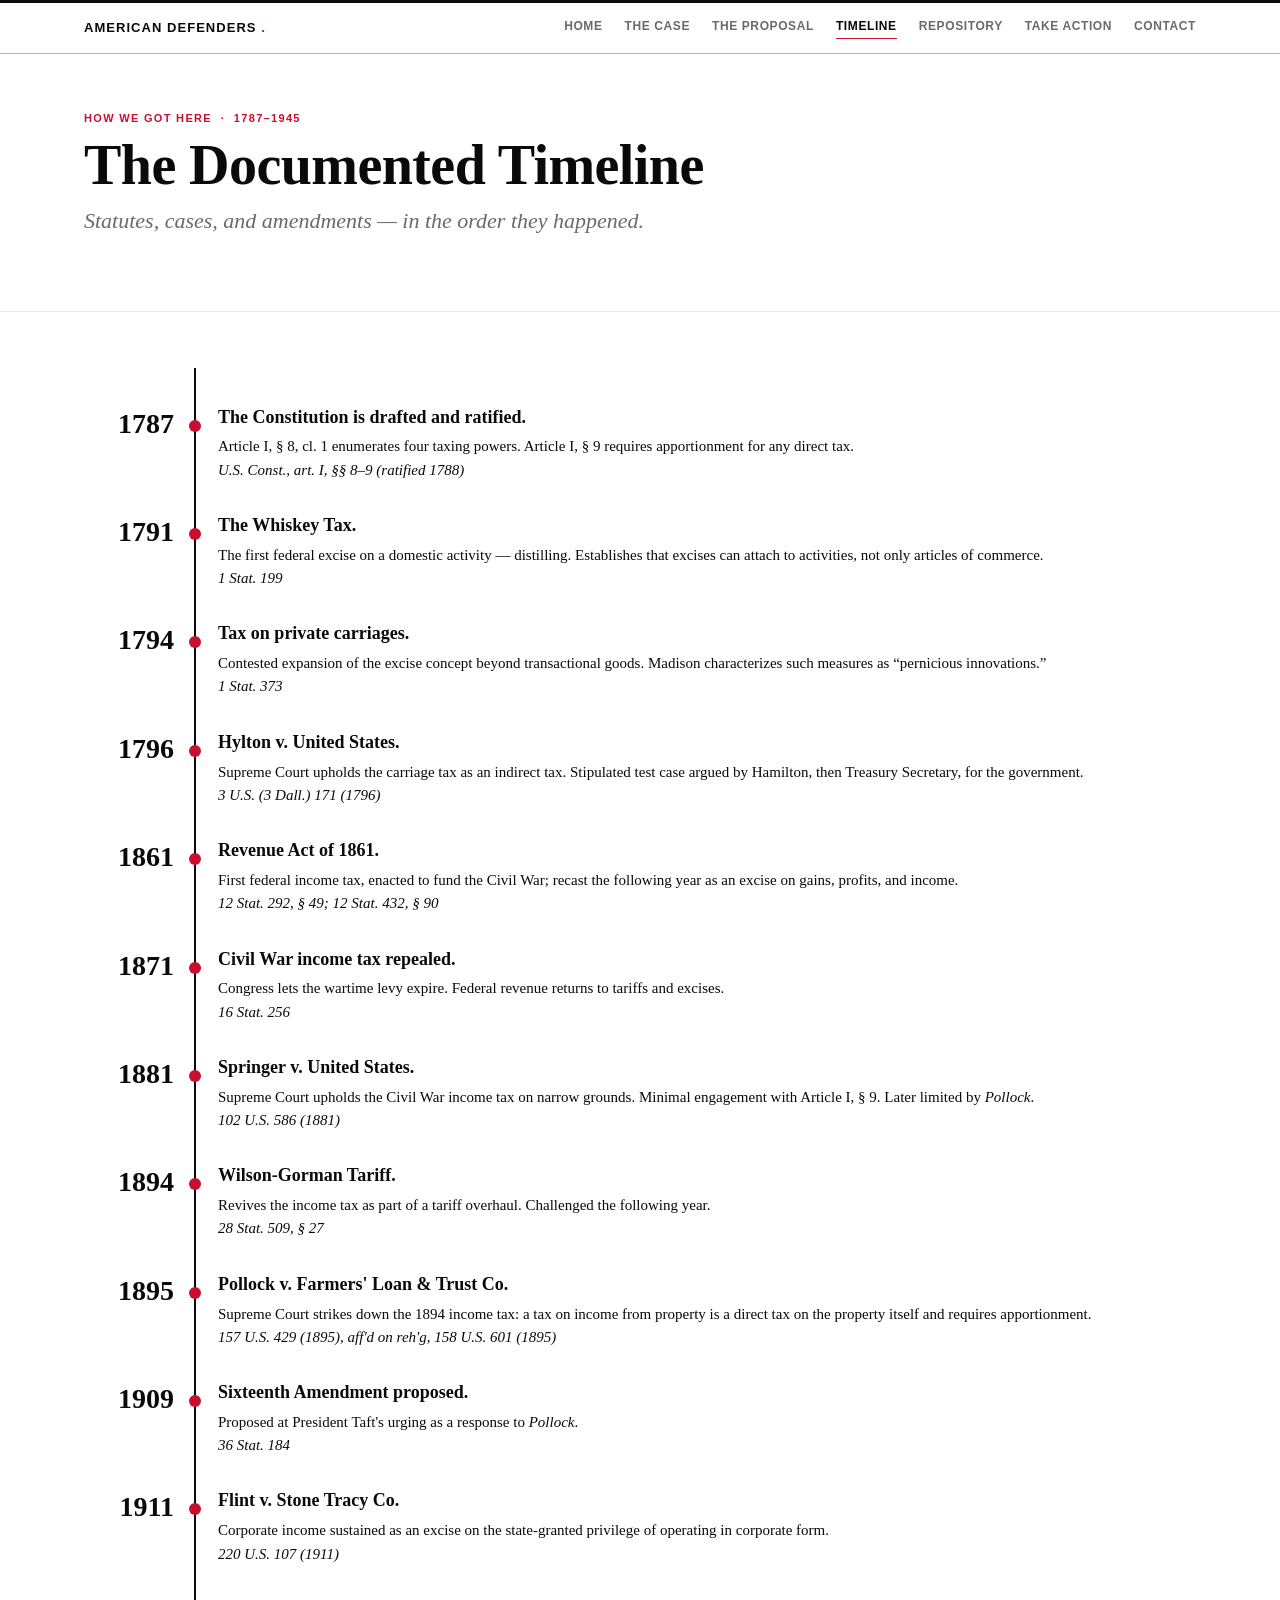
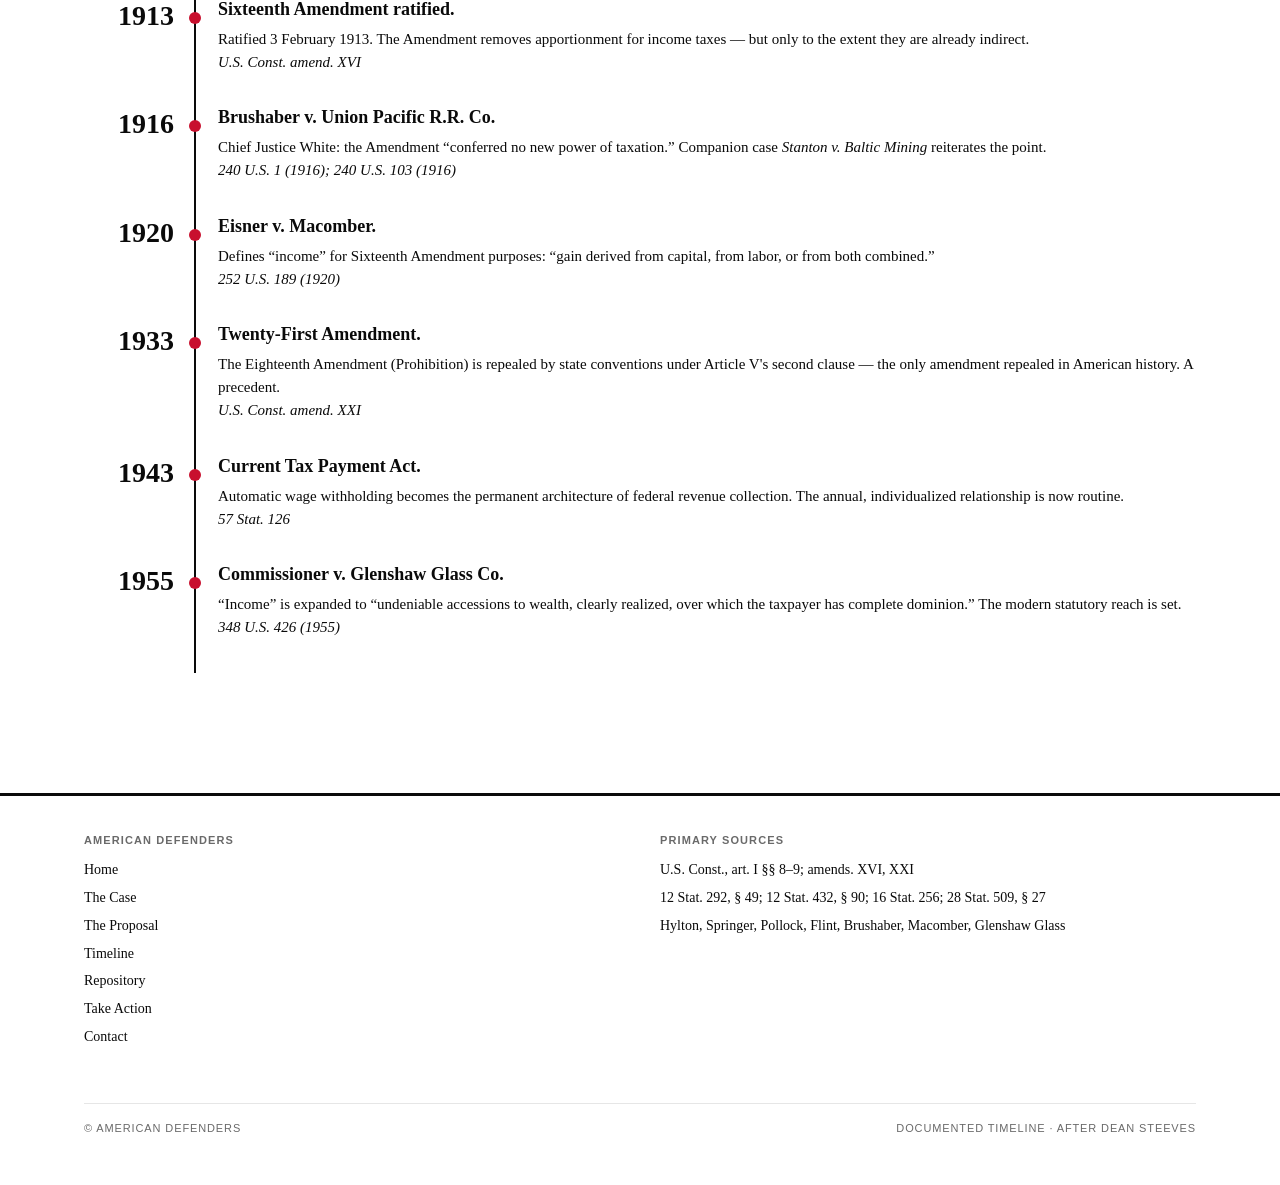
<file: site/timeline.html>
<!DOCTYPE html>
<html lang="en">
<head>
  <meta charset="UTF-8" />
  <meta name="viewport" content="width=device-width, initial-scale=1.0" />
  <title>Timeline — American Defenders</title>
  <meta name="description" content="A documented timeline of federal income taxation, 1787 to 1945." />
  <link rel="stylesheet" href="styles.css" />
</head>
<body>

<header class="masthead">
  <div class="inner">
    <a href="index.html" class="wordmark">American Defenders<span class="dot"> .</span></a>
    <nav class="primary">
      <a href="index.html">Home</a>
      <a href="case.html">The Case</a>
      <a href="proposal.html">The Proposal</a>
      <a href="timeline.html" class="active">Timeline</a>
      <a href="repository.html">Repository</a>
      <a href="act.html">Take Action</a>
      <a href="contact.html">Contact</a>
    </nav>
  </div>
</header>

<section>
  <div class="container">
    <p class="eyebrow">How We Got Here &nbsp;·&nbsp; 1787–1945</p>
    <h1 class="display" style="font-size:clamp(32px,4.5vw,56px);">The Documented Timeline</h1>
    <p class="lede">Statutes, cases, and amendments — in the order they happened.</p>
  </div>
</section>

<section style="border-top:1px solid var(--hair);">
  <div class="container">
    <div class="timeline">
      <div class="spine"></div>

      <div class="tl-item">
        <div class="tl-year">1787</div>
        <div class="tl-body">
          <h4>The Constitution is drafted and ratified.</h4>
          <p>Article I, § 8, cl. 1 enumerates four taxing powers. Article I, § 9 requires apportionment for any direct tax.</p>
          <p class="tl-cite">U.S. Const., art. I, §§ 8–9 (ratified 1788)</p>
        </div>
      </div>

      <div class="tl-item">
        <div class="tl-year">1791</div>
        <div class="tl-body">
          <h4>The Whiskey Tax.</h4>
          <p>The first federal excise on a domestic activity — distilling. Establishes that excises can attach to activities, not only articles of commerce.</p>
          <p class="tl-cite">1 Stat. 199</p>
        </div>
      </div>

      <div class="tl-item">
        <div class="tl-year">1794</div>
        <div class="tl-body">
          <h4>Tax on private carriages.</h4>
          <p>Contested expansion of the excise concept beyond transactional goods. Madison characterizes such measures as &ldquo;pernicious innovations.&rdquo;</p>
          <p class="tl-cite">1 Stat. 373</p>
        </div>
      </div>

      <div class="tl-item">
        <div class="tl-year">1796</div>
        <div class="tl-body">
          <h4>Hylton v. United States.</h4>
          <p>Supreme Court upholds the carriage tax as an indirect tax. Stipulated test case argued by Hamilton, then Treasury Secretary, for the government.</p>
          <p class="tl-cite">3 U.S. (3 Dall.) 171 (1796)</p>
        </div>
      </div>

      <div class="tl-item">
        <div class="tl-year">1861</div>
        <div class="tl-body">
          <h4>Revenue Act of 1861.</h4>
          <p>First federal income tax, enacted to fund the Civil War; recast the following year as an excise on gains, profits, and income.</p>
          <p class="tl-cite">12 Stat. 292, § 49; 12 Stat. 432, § 90</p>
        </div>
      </div>

      <div class="tl-item">
        <div class="tl-year">1871</div>
        <div class="tl-body">
          <h4>Civil War income tax repealed.</h4>
          <p>Congress lets the wartime levy expire. Federal revenue returns to tariffs and excises.</p>
          <p class="tl-cite">16 Stat. 256</p>
        </div>
      </div>

      <div class="tl-item">
        <div class="tl-year">1881</div>
        <div class="tl-body">
          <h4>Springer v. United States.</h4>
          <p>Supreme Court upholds the Civil War income tax on narrow grounds. Minimal engagement with Article I, § 9. Later limited by <em>Pollock</em>.</p>
          <p class="tl-cite">102 U.S. 586 (1881)</p>
        </div>
      </div>

      <div class="tl-item">
        <div class="tl-year">1894</div>
        <div class="tl-body">
          <h4>Wilson-Gorman Tariff.</h4>
          <p>Revives the income tax as part of a tariff overhaul. Challenged the following year.</p>
          <p class="tl-cite">28 Stat. 509, § 27</p>
        </div>
      </div>

      <div class="tl-item">
        <div class="tl-year">1895</div>
        <div class="tl-body">
          <h4>Pollock v. Farmers' Loan &amp; Trust Co.</h4>
          <p>Supreme Court strikes down the 1894 income tax: a tax on income from property is a direct tax on the property itself and requires apportionment.</p>
          <p class="tl-cite">157 U.S. 429 (1895), aff'd on reh'g, 158 U.S. 601 (1895)</p>
        </div>
      </div>

      <div class="tl-item">
        <div class="tl-year">1909</div>
        <div class="tl-body">
          <h4>Sixteenth Amendment proposed.</h4>
          <p>Proposed at President Taft's urging as a response to <em>Pollock</em>.</p>
          <p class="tl-cite">36 Stat. 184</p>
        </div>
      </div>

      <div class="tl-item">
        <div class="tl-year">1911</div>
        <div class="tl-body">
          <h4>Flint v. Stone Tracy Co.</h4>
          <p>Corporate income sustained as an excise on the state-granted privilege of operating in corporate form.</p>
          <p class="tl-cite">220 U.S. 107 (1911)</p>
        </div>
      </div>

      <div class="tl-item">
        <div class="tl-year">1913</div>
        <div class="tl-body">
          <h4>Sixteenth Amendment ratified.</h4>
          <p>Ratified 3 February 1913. The Amendment removes apportionment for income taxes &mdash; but only to the extent they are already indirect.</p>
          <p class="tl-cite">U.S. Const. amend. XVI</p>
        </div>
      </div>

      <div class="tl-item">
        <div class="tl-year">1916</div>
        <div class="tl-body">
          <h4>Brushaber v. Union Pacific R.R. Co.</h4>
          <p>Chief Justice White: the Amendment &ldquo;conferred no new power of taxation.&rdquo; Companion case <em>Stanton v. Baltic Mining</em> reiterates the point.</p>
          <p class="tl-cite">240 U.S. 1 (1916); 240 U.S. 103 (1916)</p>
        </div>
      </div>

      <div class="tl-item">
        <div class="tl-year">1920</div>
        <div class="tl-body">
          <h4>Eisner v. Macomber.</h4>
          <p>Defines &ldquo;income&rdquo; for Sixteenth Amendment purposes: &ldquo;gain derived from capital, from labor, or from both combined.&rdquo;</p>
          <p class="tl-cite">252 U.S. 189 (1920)</p>
        </div>
      </div>

      <div class="tl-item">
        <div class="tl-year">1933</div>
        <div class="tl-body">
          <h4>Twenty-First Amendment.</h4>
          <p>The Eighteenth Amendment (Prohibition) is repealed by state conventions under Article V's second clause &mdash; the only amendment repealed in American history. A precedent.</p>
          <p class="tl-cite">U.S. Const. amend. XXI</p>
        </div>
      </div>

      <div class="tl-item">
        <div class="tl-year">1943</div>
        <div class="tl-body">
          <h4>Current Tax Payment Act.</h4>
          <p>Automatic wage withholding becomes the permanent architecture of federal revenue collection. The annual, individualized relationship is now routine.</p>
          <p class="tl-cite">57 Stat. 126</p>
        </div>
      </div>

      <div class="tl-item">
        <div class="tl-year">1955</div>
        <div class="tl-body">
          <h4>Commissioner v. Glenshaw Glass Co.</h4>
          <p>&ldquo;Income&rdquo; is expanded to &ldquo;undeniable accessions to wealth, clearly realized, over which the taxpayer has complete dominion.&rdquo; The modern statutory reach is set.</p>
          <p class="tl-cite">348 U.S. 426 (1955)</p>
        </div>
      </div>

    </div>
  </div>
</section>

<footer class="site">
  <div class="inner">
    <div>
      <h5>American Defenders</h5>
      <ul>
        <li><a href="index.html">Home</a></li>
        <li><a href="case.html">The Case</a></li>
        <li><a href="proposal.html">The Proposal</a></li>
        <li><a href="timeline.html">Timeline</a></li>
        <li><a href="repository.html">Repository</a></li>
        <li><a href="act.html">Take Action</a></li>
        <li><a href="contact.html">Contact</a></li>
      </ul>
    </div>
    <div>
      <h5>Primary Sources</h5>
      <ul>
        <li>U.S. Const., art. I §§ 8–9; amends. XVI, XXI</li>
        <li>12 Stat. 292, § 49; 12 Stat. 432, § 90; 16 Stat. 256; 28 Stat. 509, § 27</li>
        <li>Hylton, Springer, Pollock, Flint, Brushaber, Macomber, Glenshaw Glass</li>
      </ul>
    </div>
    <div class="rule">
      <span>© American Defenders</span>
      <span>Documented timeline · After Dean Steeves</span>
    </div>
  </div>
</footer>

</body>
</html>
</file>
<file: site/styles.css>
/* American Defenders — shared editorial styles (B&W + single accent) */
:root {
  --ink:  #0A0A0A;
  --mute: #6A6A6A;
  --soft: #B8B8B8;
  --hair: #E6E6E6;
  --paper:#FFFFFF;
  --acc:  #C8102E;
  --serif: Georgia, "Times New Roman", serif;
  --sans:  -apple-system, BlinkMacSystemFont, "Helvetica Neue", Helvetica, Arial, sans-serif;
  --maxw:  1160px;
}

* { box-sizing: border-box; }
html, body { margin: 0; padding: 0; }
body {
  background: var(--paper);
  color: var(--ink);
  font-family: var(--serif);
  font-size: 17px;
  line-height: 1.55;
  -webkit-font-smoothing: antialiased;
}

a { color: var(--ink); text-decoration: none; border-bottom: 1px solid var(--hair); }
a:hover { border-bottom-color: var(--acc); color: var(--acc); }

/* ---------- Masthead ---------- */
.masthead {
  border-top: 3px solid var(--ink);
  border-bottom: 1px solid var(--soft);
  background: var(--paper);
  position: sticky; top: 0; z-index: 10;
}
.masthead .inner {
  max-width: var(--maxw);
  margin: 0 auto;
  padding: 14px 24px;
  display: flex;
  align-items: center;
  justify-content: space-between;
  gap: 24px;
}
.wordmark {
  font-family: var(--sans);
  font-weight: 800;
  font-size: 13px;
  letter-spacing: 0.08em;
  text-transform: uppercase;
  color: var(--ink);
  border: none;
}
.wordmark .dot { color: var(--acc); }
nav.primary {
  display: flex;
  gap: 22px;
  flex-wrap: wrap;
}
nav.primary a {
  font-family: var(--sans);
  font-weight: 600;
  font-size: 12px;
  letter-spacing: 0.05em;
  text-transform: uppercase;
  color: var(--mute);
  border: none;
  padding-bottom: 2px;
}
nav.primary a:hover,
nav.primary a.active { color: var(--ink); border-bottom: 1px solid var(--acc); }

/* ---------- Layout ---------- */
.container { max-width: var(--maxw); margin: 0 auto; padding: 0 24px; }
section { padding: 56px 0; }
section + section { border-top: 1px solid var(--hair); }
.eyebrow {
  font-family: var(--sans);
  font-weight: 700;
  font-size: 11px;
  letter-spacing: 0.12em;
  text-transform: uppercase;
  color: var(--acc);
  margin: 0 0 10px 0;
}
.kicker-num {
  font-family: var(--serif);
  font-style: italic;
  font-weight: 700;
  font-size: 18px;
  color: var(--acc);
  margin-right: 10px;
}

h1.display {
  font-family: var(--serif);
  font-weight: 700;
  font-size: clamp(40px, 6vw, 72px);
  line-height: 1.02;
  letter-spacing: -0.01em;
  margin: 0 0 12px 0;
}
h2.section {
  font-family: var(--sans);
  font-weight: 700;
  font-size: 14px;
  letter-spacing: 0.08em;
  text-transform: uppercase;
  margin: 0 0 18px 0;
  padding-bottom: 8px;
  border-bottom: 1px solid var(--soft);
}
h3 {
  font-family: var(--serif);
  font-weight: 700;
  font-size: 22px;
  line-height: 1.2;
  margin: 0 0 10px 0;
}
.lede {
  font-family: var(--serif);
  font-style: italic;
  font-size: 22px;
  line-height: 1.4;
  color: var(--mute);
  margin: 0 0 18px 0;
}
.byline {
  font-family: var(--serif);
  font-style: italic;
  font-size: 14px;
  color: var(--ink);
  border-top: 2px solid var(--ink);
  padding-top: 10px;
  margin-top: 20px;
  max-width: 380px;
}

/* ---------- Thesis callout ---------- */
.thesis {
  background: var(--ink);
  color: var(--paper);
  padding: 28px 32px;
  border-left: 4px solid var(--acc);
  margin: 28px 0 8px 0;
}
.thesis .eyebrow { color: var(--acc); }
.thesis p {
  font-family: var(--serif);
  font-size: 19px;
  line-height: 1.5;
  margin: 0;
}

/* ---------- Grid of concepts ---------- */
.grid-4 {
  display: grid;
  grid-template-columns: repeat(4, 1fr);
  gap: 20px;
}
.grid-3 { display: grid; grid-template-columns: repeat(3, 1fr); gap: 24px; }
.grid-2 { display: grid; grid-template-columns: repeat(2, 1fr); gap: 32px; }

.card {
  border-top: 2px solid var(--ink);
  padding-top: 12px;
}
.card .kicker {
  font-family: var(--sans);
  font-weight: 700;
  font-size: 11px;
  letter-spacing: 0.1em;
  color: var(--acc);
  text-transform: uppercase;
  margin: 0 0 6px 0;
}
.card .roman {
  font-family: var(--serif);
  font-weight: 700;
  font-size: 60px;
  line-height: 1;
  margin: 6px 0 10px 0;
}
.card h4 {
  font-family: var(--serif);
  font-weight: 700;
  font-size: 18px;
  margin: 0 0 6px 0;
}
.card p { margin: 0; font-size: 15px; line-height: 1.45; }

/* ---------- Zero infographic ---------- */
.zero-row {
  display: grid;
  grid-template-columns: 220px 1fr;
  gap: 40px;
  align-items: center;
}
.zero {
  font-family: var(--serif);
  font-weight: 700;
  font-size: 220px;
  line-height: 0.9;
  text-align: center;
}
.zero-caption {
  font-family: var(--serif);
  font-style: italic;
  color: var(--acc);
  text-align: center;
  font-size: 18px;
  margin-top: 4px;
}
.src-list { margin: 0; padding: 0; list-style: none; }
.src-list li { padding: 6px 0; border-bottom: 1px dotted var(--hair); }
.src-list li:last-child { border-bottom: 0; }
.src-list .t { font-weight: 700; }
.src-list .s { color: var(--mute); font-style: italic; font-size: 14px; display: block; }
.src-list .bullet { color: var(--acc); margin-right: 10px; }

/* ---------- Timeline ---------- */
.timeline { position: relative; padding: 20px 0 20px 0; }
.timeline .spine {
  position: absolute; left: 110px; top: 0; bottom: 0;
  width: 2px; background: var(--ink);
}
.tl-item { display: grid; grid-template-columns: 110px 1fr; gap: 24px; padding: 14px 0; }
.tl-year {
  font-family: var(--serif);
  font-weight: 700;
  font-size: 28px;
  text-align: right;
  padding-right: 20px;
  position: relative;
}
.tl-year::after {
  content: ""; position: absolute; right: -7px; top: 18px;
  width: 12px; height: 12px; background: var(--acc); border-radius: 50%;
}
.tl-body h4 {
  font-family: var(--serif);
  font-weight: 700;
  font-size: 18px;
  margin: 2px 0 4px 0;
}
.tl-body p { margin: 0; font-size: 15px; color: var(--ink); }
.tl-cite { color: var(--mute); font-style: italic; font-size: 14px; }

/* ---------- Precedents table ---------- */
table.cases {
  width: 100%;
  border-collapse: collapse;
  font-size: 15px;
}
table.cases th {
  font-family: var(--sans);
  font-size: 11px;
  font-weight: 700;
  letter-spacing: 0.1em;
  text-transform: uppercase;
  color: var(--mute);
  text-align: left;
  padding: 10px 14px;
  border-bottom: 2px solid var(--ink);
}
table.cases td {
  vertical-align: top;
  padding: 14px;
  border-bottom: 1px solid var(--hair);
}
table.cases td.case { font-style: italic; font-family: var(--serif); width: 26%; }
table.cases td.cite { white-space: nowrap; width: 18%; }

/* ---------- Steps / logic chain ---------- */
.steps { display: grid; grid-template-columns: repeat(4, 1fr); gap: 18px; }
.step {
  border: 1px solid var(--ink);
  padding: 22px 20px;
}
.step .num {
  font-family: var(--serif);
  font-weight: 700;
  font-size: 44px;
  color: var(--acc);
  line-height: 1;
  margin-bottom: 10px;
}
.step h4 {
  font-family: var(--serif);
  font-weight: 700;
  font-size: 18px;
  margin: 0 0 6px 0;
}
.step p { margin: 0; font-size: 15px; }

/* ---------- Call to action band ---------- */
.cta {
  background: var(--ink);
  color: var(--paper);
  padding: 48px 32px 48px 36px;
  border-left: 6px solid var(--acc);
  margin: 40px 0;
}
.cta .eyebrow { color: var(--acc); }
.cta h2 {
  font-family: var(--serif);
  font-weight: 700;
  font-size: 36px;
  line-height: 1.1;
  margin: 4px 0 14px 0;
}
.cta p { font-size: 18px; line-height: 1.5; margin: 0; max-width: 780px; }
.cta-buttons { margin-top: 22px; display: flex; flex-wrap: wrap; gap: 12px; }
.btn {
  display: inline-block;
  font-family: var(--sans);
  font-weight: 700;
  font-size: 12px;
  letter-spacing: 0.1em;
  text-transform: uppercase;
  padding: 12px 22px;
  border: 1px solid currentColor;
  color: var(--paper);
  background: transparent;
}
.btn.solid { background: var(--acc); border-color: var(--acc); color: var(--paper); }
.btn:hover { border-color: var(--paper); color: var(--paper); }
.btn.solid:hover { background: var(--paper); color: var(--acc); border-color: var(--paper); }

/* ---------- Repository list ---------- */
.doc-list { list-style: none; padding: 0; margin: 0; }
.doc-list li {
  display: grid;
  grid-template-columns: 90px 1fr auto;
  gap: 24px;
  padding: 18px 0;
  border-bottom: 1px solid var(--hair);
  align-items: start;
}
.doc-tag {
  font-family: var(--sans);
  font-weight: 700;
  font-size: 11px;
  letter-spacing: 0.1em;
  color: var(--acc);
  text-transform: uppercase;
  padding-top: 2px;
}
.doc-meta .t { font-family: var(--serif); font-weight: 700; font-size: 18px; }
.doc-meta .d { color: var(--mute); font-size: 14px; margin-top: 4px; font-style: italic; }
.doc-list a.get {
  font-family: var(--sans); font-weight: 700; font-size: 11px;
  letter-spacing: 0.08em; text-transform: uppercase;
  border: 1px solid var(--ink); padding: 8px 14px; color: var(--ink);
  border-radius: 0;
}
.doc-list a.get:hover { background: var(--ink); color: var(--paper); border-color: var(--ink); }

/* ---------- Long-form ---------- */
article.paper { max-width: 760px; margin: 0 auto; }
article.paper p { margin: 0 0 16px 0; }
article.paper h3 { margin-top: 36px; }
article.paper .cite { font-style: italic; }
article.paper blockquote {
  margin: 24px 0; padding: 4px 0 4px 20px;
  border-left: 3px solid var(--acc);
  font-style: italic; color: var(--ink);
}

/* ---------- Footer ---------- */
footer.site {
  border-top: 3px solid var(--ink);
  margin-top: 64px;
  padding: 36px 0 48px 0;
  background: var(--paper);
}
footer.site .inner {
  max-width: var(--maxw); margin: 0 auto; padding: 0 24px;
  display: grid; grid-template-columns: 1fr 1fr; gap: 40px;
}
footer.site h5 {
  font-family: var(--sans);
  font-size: 11px; font-weight: 700; letter-spacing: 0.1em;
  text-transform: uppercase; color: var(--mute);
  margin: 0 0 10px 0;
}
footer.site ul { list-style: none; padding: 0; margin: 0; }
footer.site li { margin-bottom: 6px; font-size: 14px; }
footer.site a { border: none; color: var(--ink); }
footer.site a:hover { color: var(--acc); }
footer.site .rule {
  grid-column: 1 / -1;
  border-top: 1px solid var(--hair);
  margin: 10px 0 0 0;
  padding-top: 16px;
  font-family: var(--sans); font-size: 11px; letter-spacing: 0.08em;
  text-transform: uppercase; color: var(--mute);
  display: flex; justify-content: space-between; flex-wrap: wrap; gap: 8px;
}

/* ---------- Responsive ---------- */
@media (max-width: 900px) {
  .grid-4 { grid-template-columns: repeat(2, 1fr); }
  .grid-3 { grid-template-columns: 1fr; }
  .grid-2 { grid-template-columns: 1fr; }
  .steps { grid-template-columns: repeat(2, 1fr); }
  .zero-row { grid-template-columns: 1fr; }
  .zero { font-size: 160px; }
  .timeline .spine { left: 76px; }
  .tl-item { grid-template-columns: 76px 1fr; gap: 16px; }
  .tl-year { font-size: 22px; padding-right: 14px; }
  .tl-year::after { top: 14px; }
  table.cases td.case { width: 34%; }
  .doc-list li { grid-template-columns: 1fr; gap: 8px; }
  footer.site .inner { grid-template-columns: 1fr; }
}
</file>
